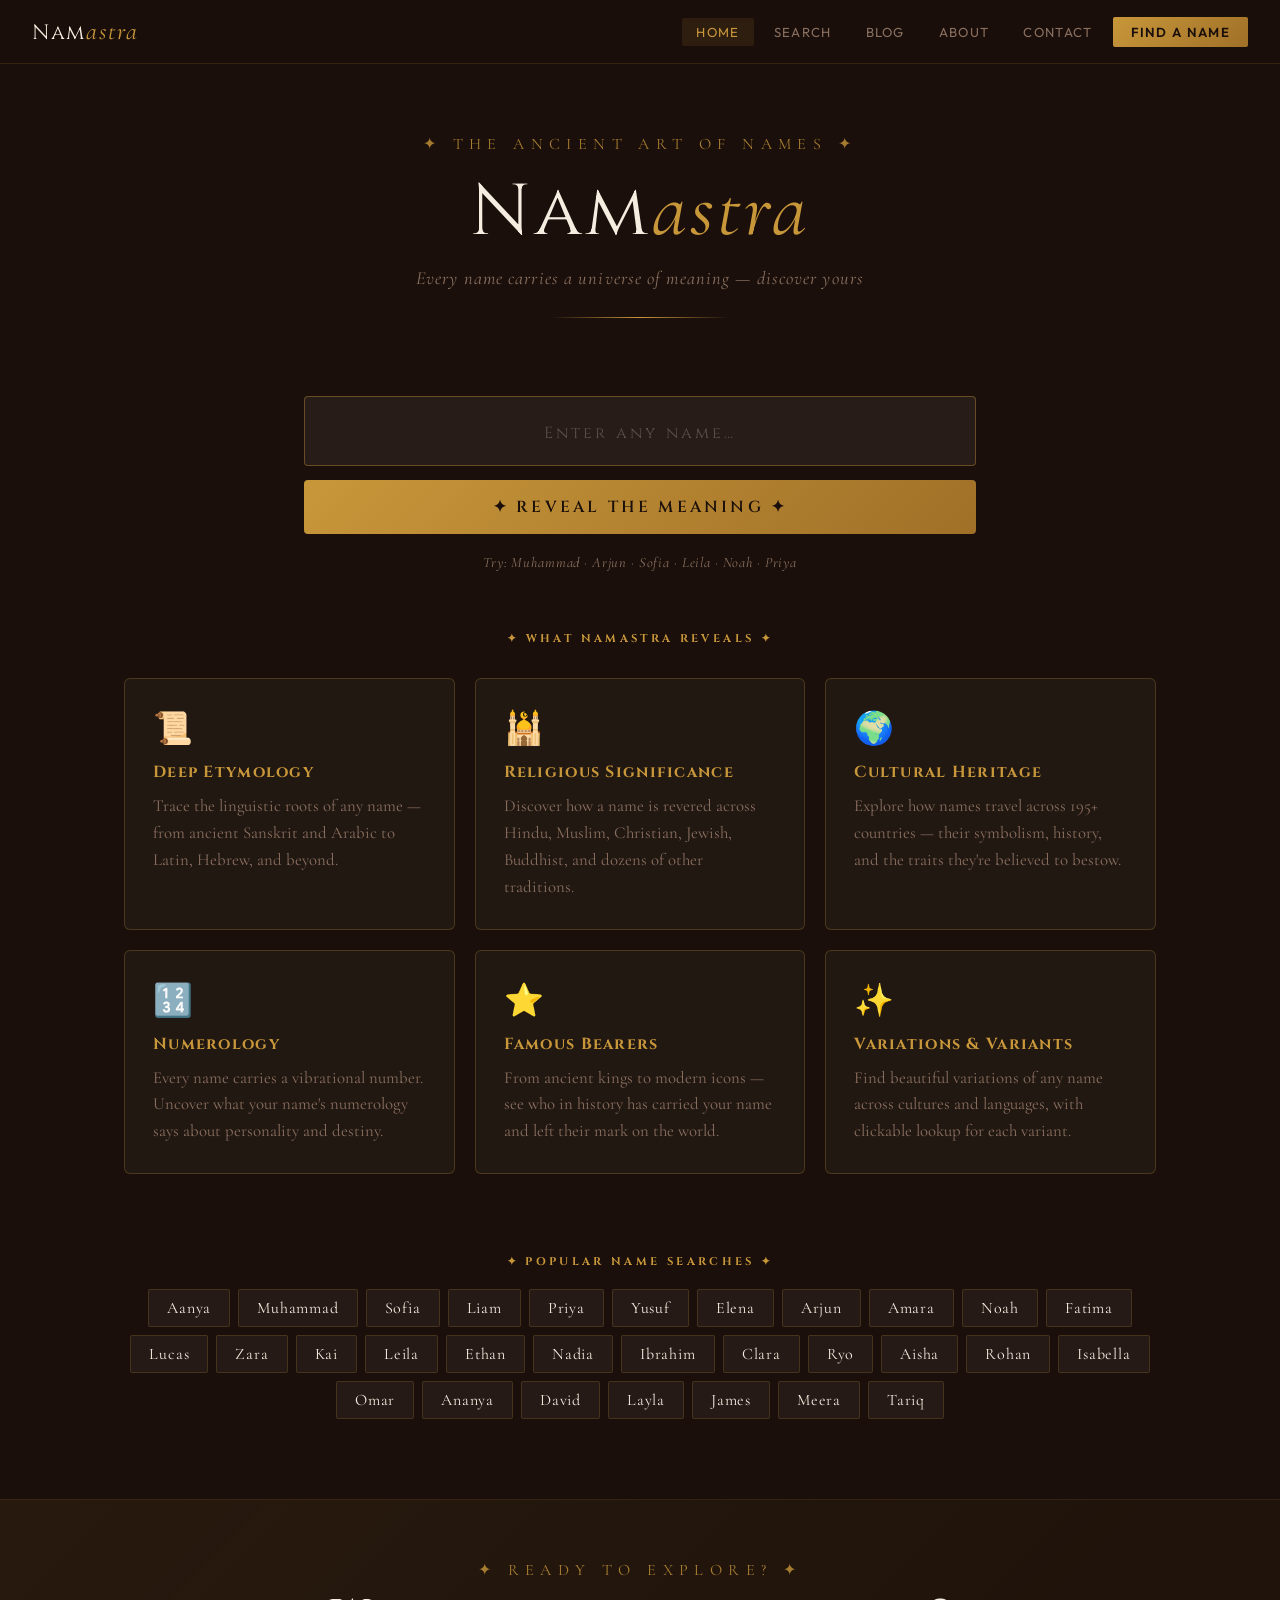
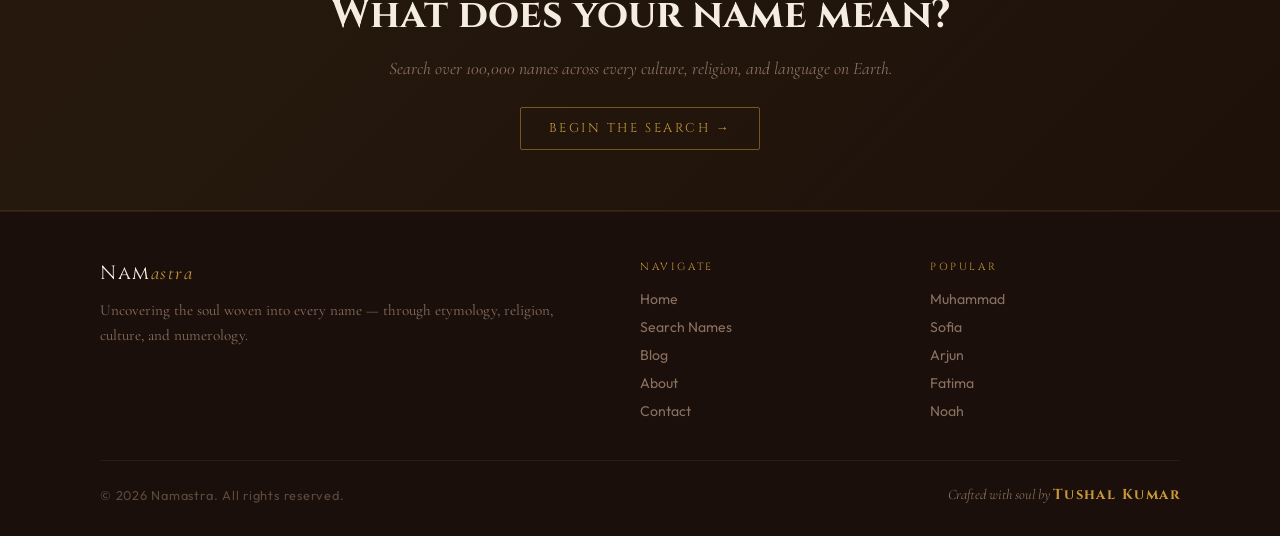
<file: index.html>
<!DOCTYPE html>
<html lang="en">
<head>
  <meta charset="UTF-8"/>
  <meta name="viewport" content="width=device-width,initial-scale=1.0"/>
  <title>Namastra — Discover the Meaning Behind Every Name</title>
  <meta name="google-site-verification" content="jV9jdmjT1_jxfHh7oQR0zS5FfkP6NbEpsLgKYJ2SiR8" />
  <!-- SEO Meta -->
  <meta name="description" content="Namastra reveals the deep meaning, origin, religion, and cultural significance of any name. Search baby names, learn etymology, numerology, and history — for free."/>
  <meta name="keywords" content="namastra, ​ai name meaning search engine, ai search names, ai name meaning generator, ai name search free, ai name meanings, bai name meaning, bai name meaning in chinese, bai name origin, bai names, dai name meaning in english, dai name meaning, dai name meaning japanese, dai name meaning chinese, dai name origins, fai name meaning, fai name origin, fai name meaning chinese, gai name meaning, gai name meaning japanese, gai name origin, gai name, hai name meaning, hai name in english, hai name meaning japanese, hai name meaning chinese, is ai a name, search a name meaning, japanese name meaning searcher, search engine name generator, kai name meaning and origin, kai name meaning sea, kai name meaning spanish, kai name meaning japanese, lai name meaning and origin, lai name meaning, lai name meaning japanese, lai name origin, mai name meaning in english, mai name meaning and origin, mai name meaning spanish, mai name spelling, mai name meanings, nai name meaning in english, nai name meaning, nai name meaning japanese, nai name origin, ai name origins, ai name personality, what does ai mean in a name, rai name mean, rai name meaning pronunciation, rai name meaning spanish, rai name meaning japanese, sai name meanings, sai name meaning india, sai name origin, sai name meaning japanese, thai name search, thai name meaning sea, thai name meaning in english, thailand name search, thai name meanings, username ai search, unique ai name generator, use ai to find a name, name ai meaning, ai name meaning vietnamese, zai name meaning in japanese, zai name meaning in chinese, zai name meaning in islam, arabic names with meaning, girl names, names, boy names, baby boy names, name finder, male names, unique names, biblical names, jewish namessurname meaning search, islamic names, muslim surnames, islamic female names, beautiful islamic names, islamic names and meaning, unique islamic names, islamic male names, islamic women names, arabic names and meaningsbiblical names and meanings, hebrew names and meaning, female muslim names, list of names in the bible from a to z, jewish male names, arabic male names, name meanings and origins, female biblical names, islamic name, female bible names, male biblical names, irish last names, american names, arabic female names, hebrew female names, nonbinary namesname and meaning, famous names, meaning of any name, an name meaning, popular name search, surname meaning, surname origin, bible names, muslim namesname etymology, names and their meaning, every name meaning, name history search, jewish name, name origin, any name, popular name, the meaning behind names, name significance, name meaning, name search, name meaning search, meaning of your name, define name, find names, name history, baby girl names, unique girl names, unique boy names, names and meanings, names associated with death, names associated with fire, names and numbers, names associated with the moon, names associated with water, names and last names, a boy names, a girl names, a baby girl names, a baby boy names, a last names, a baby names, a muslim boy names, a boy names unique, names boy, names beginning with a, names beginning with o, names beginning with s, names based on flowers, names beginning with y, names beginning with m, baby names, boy names unique, baby boy names hindu, baby girl names hindu, beautiful girl names, names containing these letters, cute girl names, cute boy names, chinese names, cute names, names database, names ending in on, names ending in ette, names ending in son, names ending in s, names ending in ie, names ending in er, names ending in y, names ending in el, names ending in o, english names, egyptian names, english last names, english girl names, english boy names, names for girls, names for boys, french names, french last names, f names for girls, names girl, names generator, names girl unique, names gender neutral, names guys, names girls like to be called, names god calls us in the bible, names god calls us, gender neutral names, girl names unique, greek names, german names, german last names, names hispanic, hindu baby boy names, hindu baby girl names, h names for girls, h names for boys, h names male, h names in the bible, how girl names, names in the bible, names in spanish, names in the bible that start with j, names ideas, names in the bible that start with a, names in the bible that start with x, names in greek mythology, i girl names, i boy names, i last names, i baby girl names, i baby names, i male names, i muslim boy names, i baby boy names, i girl names unique, names jesus was called in the bible, names jesus was called, names japanese female, names japanese boy, japanese names, japanese girl names, japanese last names, japanese boy names, japanese male names, japanese female names, jewish names, jewish last names, j boy names, names korean, names korean girl, korean girl names, korean names', korean boy names', korean last names, korean male names, korean female names, krishna names, names list, names like charlotte, names like ophelia, names like lucy, names like, names like penelope, names like oliver, names like eloise, last names, last names japanese, l names for girls, l names for boys, last names italian, last names french, last names russian, la names for boy, last names korean, names meaning light, names meaning moon, names meaning fire, names meaning sun, names meaning star, names meaning death, names meaning dark, names meaning love, names meaning red, names meaning, muslim boy names, muslim boy names a to z, modern muslim girl names a to z, muslim girl names, modern muslim boy names a to z, mexican last names, neutral gender names, n names for girls, n names for boys, names girl names, names boy names, n names in the bible, names baby names, names of god, names of jesus, names of god in the bible, names of god and their meaning, names of allah, old lady names, old man names, old english names, o names for boys, o names for girls, of girls names, o names in the bible, names popular in the 1920s, names popular in the 80s, names popular in the 60s, names pronunciation, names popular in the 1800s, names popular in the 1940s, names popular in the 70s, names popularity, pretty girl names, popular girl names, names with a, quranic names for girls, queen names, quran islamic names for girls, quranic girl names starting with m, quranic names, quranic names for boy, q boy names, names related to fire, names related to the moon, names related to water, names related to the sun, names related to stars, names related to the ocean, names related to death, names related to space, russian names, russian last names, russian girl names, russian boy names, rare girl names, roman names, rare boy names, russian male names, names starting with a, names starting with m, names similar to, names starting with s, names starting with u, names starting with j, names starting with r, names starting with c, names starting with d, names starting with v, spanish names, saja boys names, spanish girl names, spanish last names, spanish boy names, scottish names, names that start with a, names that start with m, names that start with c, names that start with j, names that start with s, names that mean light, names that start with b, names that start with d, names that mean moon, the 99 names of allah, t names for boys, t names for girls, the boys names, the last names, names unique, names unisex, names unique boy, names unique girl, names uncommon, names used for boys and girls, names unique unisex, names used for god in the bible, unisex names, unique names, unique baby names, unique baby girl names, unique girl names indian, unique last names, usa female names, names victorian, names very unique, very rare unique boy names, vintage girl names, vintage boy names, names with meaning, names with j for boy, names with i for boy, names with j, names with s for boy, names with m, names with j for girl, names with s for girl, names with l for boy, what are cute girl names, what are girl names, w names for boys, w names for girls, x girl names, names you can say in spanish and english, names z girl, names z boy, z girl names, z boy names, names 1800s, names 1920s, names 1980s, names 1950s, names 1990s, names 1970s, names 1900s, names 1960s, 100 beautiful rare girl names, 108 names of lord shiva, names 2026, names 2025, names 2000, names 2026 boys, names 2010, names 2020, names 2004, 28 names of radha rani, 2026 baby names, 2025 baby names, 2025 boy names, names 3 letters girl, 32 names of durga, 3 letter names, 3 letter girl names, 3 letter boy names, names 4 letters, names 4 boys, 50 unique boy names, 50 unique boy names with meaning, 50 unique boy names hindu, 500 muslim baby girl names, names 60s, names 6 letters, 60s names girl, 60s names male, 64 names of bhairava, 64 yogini names, 6 letter boy names, 6 letter girl names, 60s names, 60s girl names, 64 bhairava names, 6 letter names, names 70s, names 7 letters, names for boy hindu, 72 names of god angels and their duties, 72 names of god angels, names 80s, names 8 letters, names 80s girls, 8 names of shiva, 8 names of tulsi, 80s names boy, 80s names, 80s girl names, 80s boy names, 80s last names, 8 lakshmi names, 8 letter names, names 90s, names 90s girls, 99 names of allah with meaning, 99 names of allah in english, 9 days of navratri devi names, 99 names of muhammad, 99 names of allah with meaning in english, 99 names of allah with meaning and benefits, maiden name meaning, spouse name meaning, spouse name meaning in hindi, mother maiden name meaning, zohan name meaning in urdu, mirha name meaning in urdu, zaviyar name meaning in urdu, maiden name meaning in hindi, aizal name meaning in urdu, last name meaning, name meaning ann, name meaning angel, name meaning alexander, name meaning andrew, name meaning amelia, name meaning abigail, name meaning ava, name meaning asher, name meaning avery, name meaning anthony, anaya name meaning, azlan name meaning in urdu, anaya name meaning in urdu, ayra name meaning, arham name meaning in urdu, anabia name meaning in urdu, ayzal name meaning in urdu, ayra name meaning in urdu, aira name meaning, name meaning beautiful, name meaning blessing, name meaning blue, name meaning benjamin, name meaning blood, name meaning brave, name meaning black, name meaning bear, name meaning beloved, name meaning bright, brielle name meaning, benjamin name meaning, balaj name meaning in urdu, bareera name meaning in urdu, burhan name meaning in urdu, brian name meaning, beatrice name meaning, bella name meaning, bilal name meaning in urdu, name meaning chaos, name meaning charles, name meaning charlotte, name meaning christopher, name meaning caleb, name meaning change, name meaning cold, name meaning calm, name meaning claire, name meaning chloe, celeste name meaning, charlotte name meaning, chloe name meaning, caleb name meaning, cyrus name meaning, christopher name meaning, charles name meaning, claire name meaning, callum name meaning, cameron name meaning, name meaning darkness, name meaning death, name meaning dragon, name meaning daniel, name meaning david, name meaning dream, name meaning dawn, name meaning dean, name meaning donald, daniel name meaning, david name meaning, delilah name meaning, dylan name meaning, diana name meaning, daphne name meaning, daniyal name meaning in urdu, dante name meaning, damian name meaning, name meaning elizabeth, name meaning emily, name meaning elijah, name meaning emma, name meaning ellie, name meaning earth, name meaning evelyn, name meaning ethan, name meaning eleanor, name meaning ezra, eliana name meaning, ezra name meaning, elias name meaning, elizabeth name meaning, elijah name meaning, ethan name meaning, eshal name meaning in urdu, evelyn name meaning, elora name meaning, name meaning fire, name meaning freedom, name meaning friend, name meaning fox, name meaning flower, name meaning faith, name meaning first, name meaning forest, name meaning forgotten, name meaning fighter, first name meaning, fatima name meaning in urdu, family name meaning, felix name meaning, freya name meaning, faizan name meaning in urdu, fatima name meaning, finn name meaning, fiza name meaning in urdu, fiona name meaning, name meaning gift from god, name meaning gift, name meaning grace, name meaning gold, name meaning green, name meaning guardian, name meaning gabriel, name meaning golden, name meaning ghost, given name meaning, grace name meaning, gabriel name meaning, genevieve name meaning, george name meaning, gianna name meaning, gideon name meaning, gavin name meaning, name meaning hope, name meaning henry, name meaning healer, name meaning heart, name meaning hunter, name meaning hannah, name meaning happy, name meaning hidden, name meaning healing, name meaning heavenly, hoorain name meaning in urdu, hamdan name meaning in urdu, huzaifa name meaning in urdu, hamza name meaning in urdu, hallowed be thy name meaning, hafsa name meaning in urdu, hannah name meaning, hunain name meaning in urdu, henry name meaning, hania name meaning in urdu, name meaning innocent, name meaning ice, name meaning isaac, name meaning in hebrew, name meaning isabella, name meaning isaiah, name meaning isla, name meaning in bible, name meaning intelligent, name meaning iris, irha name meaning in urdu, ira name meaning, iris name meaning, inaya name meaning, isaac name meaning, isabella name meaning, isaiah name meaning, ivan name meaning, inaya name meaning in urdu, ivaan name meaning, name meaning james, name meaning john, name meaning joseph, name meaning joy, name meaning jessica, name meaning jack, name meaning joshua, name meaning jane, name meaning jacob, name meaning jennifer, john name meaning, james name meaning, joshua name meaning, jasmine name meaning, joseph name meaning, jack name meaning, jessica name meaning, jacob name meaning, josiah name meaning, jasper name meaning, name meaning king, name meaning kind, name meaning knowledge, name meaning kevin, name meaning kai, name meaning kelly, name meaning kyle, name meaning katherine, name meaning kimberly, name meaning karen, kai name meaning, kian name meaning, khadija name meaning in urdu, krishiv name meaning, keziah name meaning, kaia name meaning, kevin name meaning, kiara name meaning, koa name meaning, kieran name meaning, name meaning light, name meaning love, name meaning life, name meaning lost, name meaning lucas, name meaning levi, name meaning leader, name meaning lightning, name meaning lucky, name meaning liam, liam name meaning, levi name meaning, lilith name meaning, leo name meaning, lyra name meaning, laiba name meaning in urdu, luna name meaning, lily name meaning, lucy name meaning, name meaning moon, name meaning mary, name meaning michael, name meaning miracle, name meaning matthew, name meaning magic, name meaning michelle, name meaning mia, name meaning mystery, name meaning melissa, maeve name meaning, michael name meaning, mia name meaning, meerab name meaning in urdu, maiden name meaning in bengali, minha name meaning in urdu, name meaning new beginning, name meaning night, name meaning noah, name meaning nicole, name meaning nora, name meaning naomi, name meaning nature, name meaning nathan, name meaning noble, name meaning nicholas, noah name meaning, nova name meaning, nisha name meaning in urdu, naomi name meaning, nora name meaning, nicole name meaning, nicholas name meaning, neha name meaning, nolan name meaning, natalie name meaning, name meaning ocean, name meaning olivia, name meaning oliver, name meaning of mary, name meaning of james, name meaning owen, name meaning of elizabeth, name meaning of michael, name meaning of john, name meaning of samuel, orhan name meaning in urdu, ophelia name meaning, olivia name meaning, oliver name meaning, orion name meaning, owen name meaning, oscar name meaning, odette name meaning, orhan name meaning, otto name meaning, name meaning protector, name meaning peace, name meaning prince, name meaning power, name meaning pure, name meaning princess, name meaning purple, name meaning paul, name meaning penelope, name meaning pearl, phoebe name meaning, penelope name meaning, peter name meaning, prisha name meaning, paul name meaning, patrick name meaning, priya name meaning, name meaning queen, name meaning quinn, name meaning quiet, name meaning quick, name meaning quincy, name meaning quiet strength, name meaning quiet one, name meaning quentin, quinn name meaning, qasim name meaning in urdu, qurat ul ain name meaning in urdu, quincy name meaning, qais name meaning, qais name meaning in urdu, quentin name meaning, qasim name meaning, qaswa name meaning in urdu, qirat name meaning in urdu, name meaning red, name meaning rose, name meaning rebirth, name meaning reborn, name meaning robert, name meaning ryan, name meaning rainbow, name meaning rowan, name meaning resilience, name meaning ruth, rowan name meaning, ryan name meaning, rohan name meaning in urdu, riya name meaning, robert name meaning, ruth name meaning, rachel name meaning, rohan name meaning, name meaning search, name meaning star, name meaning sun, name meaning strong, name meaning shadow, name meaning strength, name meaning samuel, name meaning snow, name meaning storm, name meaning silver, silas name meaning, sarah name meaning, spouse name meaning in marathi, shahzain name meaning in urdu, sienna name meaning, salar name meaning in urdu, samuel name meaning, shiloh name meaning, name meaning thomas, name meaning truth, name meaning time, name meaning theodore, name meaning timothy, name meaning trickster, name meaning traveler, name meaning tiger, name meaning tyler, name meaning tree, the name meaning, the last name meaning, the name meaning in urdu, the first name meaning, the family name meaning, the name meaning of michael, the name meaning of david, the name meaning of james, the given name meaning, the name meaning of daniel, name meaning unknown, name meaning unlucky, name meaning unique, name meaning unity, name meaning unwanted, name meaning universe, name meaning uriah, name meaning unfortunate, name meaning unexpected gift, usman name meaning in urdu, umaima name meaning in urdu, uriel name meaning, uzair name meaning in urdu, umair name meaning in urdu, umme hani name meaning in urdu, umar name meaning in urdu, urwa name meaning in urdu, uzma name meaning in urdu, usama name meaning in urdu, name meaning violet, name meaning vincent, name meaning vivian, name meaning victoria, name meaning victory, name meaning valerie, name meaning vanessa, name meaning vera, name meaning veronica, name meaning void, vihaan name meaning, vera name meaning, valerie name meaning, vincent name meaning, victoria name meaning, vamika name meaning, vivian name meaning, veronica name meaning, violet name meaning, vanessa name meaning, name meaning website, name meaning warrior, name meaning water, name meaning wolf, name meaning william, name meaning white, name meaning wind, name meaning wise, name meaning wisdom, name meaning wanderer, what's in a name meaning, what is mothers maiden name meaning, what is maiden name meaning, what is last name meaning, what is spouse name meaning, what is the name meaning of anaya, what is name meaning in urdu, what is first name meaning, what is given name meaning, name meaning xavier, name meaning xander, name meaning ximena, name meaning xochitl, name meaning xanthe, name meaning xenia, name meaning xena, name meaning xiomara, name meaning xaden, xavier name meaning, xander name meaning, xena name meaning, ximena name meaning, xiomara name meaning, xenia name meaning, xanthe name meaning, xerxes name meaning, name meaning yellow, name meaning young, name meaning yvonne, name meaning youth, name meaning yin and yang, name meaning yearning, name meaning yolanda, name meaning yara, name meaning yvette, name meaning yael, yazdan name meaning in urdu, yusra name meaning in urdu, yara name meaning, yuri name meaning, yuki name meaning, yahya name meaning in urdu, yusra name meaning, yahya name meaning, yash name meaning, yumna name meaning in urdu, name meaning zachary, name meaning zoe, name meaning zara, name meaning zoey, name meaning zane, name meaning zion, name meaning zachariah, name meaning zach, name meaning zechariah, name meaning zelda, zimal name meaning in urdu, zayan name meaning in urdu, zoraiz name meaning in urdu, zainab name meaning in urdu, zara name meaning, zunaira name meaning in urdu, zayan name meaning, zunaisha name meaning in urdu, name meaning in hindi, names meaning zero, what japanese name means gift from god, name meaning of 7 11, name meaning 13, name meaning 100, name meaning 10, name meaning 11, name meaning 1st, names meaning 12, 1st applicant name meaning in hindi, 1st applicant name meaning, 1st applicant name meaning in tamil, name meaning 2nd chance, name meaning 2nd, name meaning 20, name meaning two, 2nd applicant name meaning, 2nd applicant name meaning in hindi, 2nd name meaning, name meaning 3rd son, name meaning 3rd, name meaning 3rd born, name meaning 3rd child, name means 3 stars, name meaning 4th, name meaning 4th child, name meaning for james, name meaning for, name meaning for michael, name meaning for grace, name meaning for elizabeth, name meaning for amelia, name meaning for william, 4 letter name meaning, name meaning 5th child, name meaning 5th, names meaning 50, name meaning five, japanese name meaning 5, 5 letter name meaning, name meaning 6th child, 6 letter name meaning, 67 name meaning, name meaning 7th child, name meaning 7th, name meaning seven reflections, name meaning seventh, name meaning seven seas, name meaning seventh son, latin name meaning 7th born, japanese name meaning 7, 7 11 name meaning, 7 letters in name meaning, 7 reflections name meaning, 8 letter name meaning, name meaning nine, name meaning ninth, allah name meaning 99, japanese name meaning 9, girl names meaning 9, 9 letter name meaning, 99 allah name meaning in urdu, ​ai name picker, ai name generator with meaning, ai baby name generator, astrology name meaning tool, find meaning of my name ai, numerology name calculator ai, ai nickname generator, name compatibility tool ai, ai name personality analyzer, unisex names generator ai

 "/>
  <meta name="author" content="Tushal kumar"/>
  <meta name="robots" content="index, follow"/>
  <link rel="canonical" href="https://namastra.netlify.app/"/>

  <!-- Open Graph -->
  <meta property="og:title" content="Namastra — Discover the Meaning Behind Every Name"/>
  <meta property="og:description" content="Search any name and instantly discover its meaning, cultural origin, religious significance, numerology, and famous bearers."/>
  <meta property="og:type" content="website"/>
  <meta property="og:url" content="https://namastra.netlify.app"/>
  <meta property="og:image" content="https://namastra.netlify.app/og-image.jpg"/>
<meta name="application-name" content="Namastra"/>
<meta property="og:site_name" content="Namastra"/>
  
  <link rel="icon" type="image/png" href="logo.png"/>
<link rel="apple-touch-icon" href="logo.png"/>
  <link rel="sitemap" type="application/xml" href="/sitemap.xml"/>
  <!-- Twitter Card -->
  <meta name="twitter:card" content="summary_large_image"/>
  <meta name="twitter:title" content="Namastra — Soul of Every Name"/>
  <meta name="twitter:description" content="Search any name and discover its deep meaning, origin, religion, numerology and more."/>

  <!-- Schema.org Structured Data -->
  <script type="application/ld+json">
  {
    "@context": "https://schema.org",
    "@type": "WebSite",
    "name": "Namastra",
    "url": "https://namastra.netlify.app",
    "description": "Discover the meaning, origin, and cultural significance of any name",
    "potentialAction": {
      "@type": "SearchAction",
      "target": "https://namastra.netlify.app/search?q={search_term_string}",
      "query-input": "required name=search_term_string"
    }
  }
  </script>

  <link rel="stylesheet" href="shared.css"/>
  <script src="https://pl29545079.effectivecpmnetwork.com/42/07/dd/4207dd9509468450718faeef6c23b1df.js"></script>

</head>
<body>

<div class="stars" id="stars"></div>

<!-- NAVBAR -->
<nav class="navbar" role="navigation" aria-label="Main navigation">
  <a href="index.html" class="nav-brand">Nam<span>astra</span></a>
  <div class="nav-links">
    <a href="index.html"   class="nav-link">Home</a>
    <a href="search.html"  class="nav-link">Search</a>
    <a href="blog.html"    class="nav-link">Blog</a>
    <a href="about.html"   class="nav-link">About</a>
    <a href="contact.html" class="nav-link">Contact</a>
    <a href="search.html"  class="nav-link nav-cta">Find a Name</a>
  </div>
  <button class="hamburger" onclick="toggleMenu()" aria-label="Toggle menu">
    <span></span><span></span><span></span>
  </button>
</nav>
<div class="mobile-menu" id="mobileMenu">
  <a href="index.html"   class="nav-link">Home</a>
  <a href="search.html"  class="nav-link">Search</a>
  <a href="blog.html"    class="nav-link">Blog</a>
  <a href="about.html"   class="nav-link">About</a>
  <a href="contact.html" class="nav-link">Contact</a>
</div>

<!-- HERO -->
<header class="page-hero">
  <div class="page-eyebrow">✦ The Ancient Art of Names ✦</div>
  <h1 class="page-title">Nam<span>astra</span></h1>
  <p class="page-subtitle">Every name carries a universe of meaning — discover yours</p>
  <div class="divider"></div>
</header>

<!-- QUICK SEARCH -->
<section class="container-sm" aria-label="Name search" style="padding-bottom:60px">
  <div class="search-box">
    <input class="name-input" type="text" id="nameInput" placeholder="Enter any name…" autocomplete="off" aria-label="Enter a name to search"/>
    <button class="btn-primary" id="searchBtn" onclick="goSearch()">✦ REVEAL THE MEANING ✦</button>
  </div>
  <div style="text-align:center;margin-top:20px">
    <p style="font-family:'Cormorant Garamond',serif;font-style:italic;color:var(--muted);font-size:0.9rem;letter-spacing:0.06em">Try: Muhammad · Arjun · Sofia · Leila · Noah · Priya</p>
  </div>
</section>

<!-- FEATURES -->
<section class="container" style="padding-bottom:80px" aria-labelledby="features-heading">
  <h2 id="features-heading" class="section-title">✦ What Namastra Reveals ✦</h2>
  <div class="cards-grid">
    <article class="card">
      <div class="card-icon">📜</div>
      <h3 class="card-title">Deep Etymology</h3>
      <p class="card-text">Trace the linguistic roots of any name — from ancient Sanskrit and Arabic to Latin, Hebrew, and beyond.</p>
    </article>
    <article class="card">
      <div class="card-icon">🕌</div>
      <h3 class="card-title">Religious Significance</h3>
      <p class="card-text">Discover how a name is revered across Hindu, Muslim, Christian, Jewish, Buddhist, and dozens of other traditions.</p>
    </article>
    <article class="card">
      <div class="card-icon">🌍</div>
      <h3 class="card-title">Cultural Heritage</h3>
      <p class="card-text">Explore how names travel across 195+ countries — their symbolism, history, and the traits they're believed to bestow.</p>
    </article>
    <article class="card">
      <div class="card-icon">🔢</div>
      <h3 class="card-title">Numerology</h3>
      <p class="card-text">Every name carries a vibrational number. Uncover what your name's numerology says about personality and destiny.</p>
    </article>
    <article class="card">
      <div class="card-icon">⭐</div>
      <h3 class="card-title">Famous Bearers</h3>
      <p class="card-text">From ancient kings to modern icons — see who in history has carried your name and left their mark on the world.</p>
    </article>
    <article class="card">
      <div class="card-icon">✨</div>
      <h3 class="card-title">Variations & Variants</h3>
      <p class="card-text">Find beautiful variations of any name across cultures and languages, with clickable lookup for each variant.</p>
    </article>
  </div>
</section>

<!-- POPULAR NAMES -->
<section class="container" style="padding-bottom:80px" aria-labelledby="popular-heading">
  <h2 id="popular-heading" class="section-title">✦ Popular Name Searches ✦</h2>
  <div class="popular-grid" id="popularGrid"></div>
</section>

<!-- CTA BANNER -->
<section style="position:relative;z-index:10;padding:60px 24px;text-align:center;background:linear-gradient(135deg,rgba(200,151,58,0.08),rgba(200,151,58,0.02));border-top:1px solid rgba(200,151,58,0.12);border-bottom:1px solid rgba(200,151,58,0.12)">
  <p class="page-eyebrow" style="margin-bottom:8px">✦ Ready to explore? ✦</p>
  <h2 style="font-family:'Cinzel',serif;font-size:clamp(1.5rem,4vw,2.5rem);color:var(--parchment);margin-bottom:16px">What does your name mean?</h2>
  <p style="font-family:'Cormorant Garamond',serif;font-style:italic;color:var(--muted);margin-bottom:28px;font-size:1.1rem">Search over 100,000 names across every culture, religion, and language on Earth.</p>
  <a href="search.html" class="btn-outline">Begin the Search →</a>
</section>

  <script>
  atOptions = {
    'key' : 'a9da10bd8b8760333ee5fdde0bd97882',
    'format' : 'iframe',
    'height' : 90,
    'width' : 728,
    'params' : {}
  };
</script>
<script src="https://www.highperformanceformat.com/a9da10bd8b8760333ee5fdde0bd97882/invoke.js"></script>

<!-- FOOTER -->
<footer>
  <div class="footer-grid">
    <div>
      <div class="footer-brand">Nam<span>astra</span></div>
      <p class="footer-desc">Uncovering the soul woven into every name — through etymology, religion, culture, and numerology.</p>
    </div>
    <div>
      <div class="footer-heading">Navigate</div>
      <ul class="footer-links">
        <li><a href="index.html">Home</a></li>
        <li><a href="search.html">Search Names</a></li>
        <li><a href="blog.html">Blog</a></li>
        <li><a href="about.html">About</a></li>
        <li><a href="contact.html">Contact</a></li>
      </ul>
    </div>
    <div>
      <div class="footer-heading">Popular</div>
      <ul class="footer-links">
        <li><a href="search.html?q=Muhammad">Muhammad</a></li>
        <li><a href="search.html?q=Sofia">Sofia</a></li>
        <li><a href="search.html?q=Arjun">Arjun</a></li>
        <li><a href="search.html?q=Fatima">Fatima</a></li>
        <li><a href="search.html?q=Noah">Noah</a></li>
      </ul>
    </div>
  </div>
  <div class="footer-bottom">
    <div class="footer-copy">© 2026 Namastra. All rights reserved.</div>
    <div class="footer-made">Crafted with soul by <strong>Tushal Kumar</strong></div>
  </div>
</footer>

<script src="shared.js"></script>
<script>
  function toggleMenu() {
    document.getElementById('mobileMenu').classList.toggle('open');
  }
  function goSearch() {
    const q = document.getElementById('nameInput').value.trim();
    if (q) location.href = 'search.html?q=' + encodeURIComponent(q);
  }
  document.getElementById('nameInput').addEventListener('keydown', e => {
    if (e.key === 'Enter') goSearch();
  });

  const popular = ['Aanya','Muhammad','Sofia','Liam','Priya','Yusuf','Elena','Arjun','Amara','Noah','Fatima','Lucas','Zara','Kai','Leila','Ethan','Nadia','Ibrahim','Clara','Ryo','Aisha','Rohan','Isabella','Omar','Ananya','David','Layla','James','Meera','Tariq'];
  popular.forEach(n => {
    const c = document.createElement('div');
    c.className = 'popular-chip';
    c.textContent = n;
    c.onclick = () => location.href = 'search.html?q=' + encodeURIComponent(n);
    document.getElementById('popularGrid').appendChild(c);
  });
</script>
  <script src="https://pl29549170.effectivecpmnetwork.com/a1/81/aa/a181aa6a5c4f9a876cf233f749af694b.js"></script>

</body>
</html>
</file>
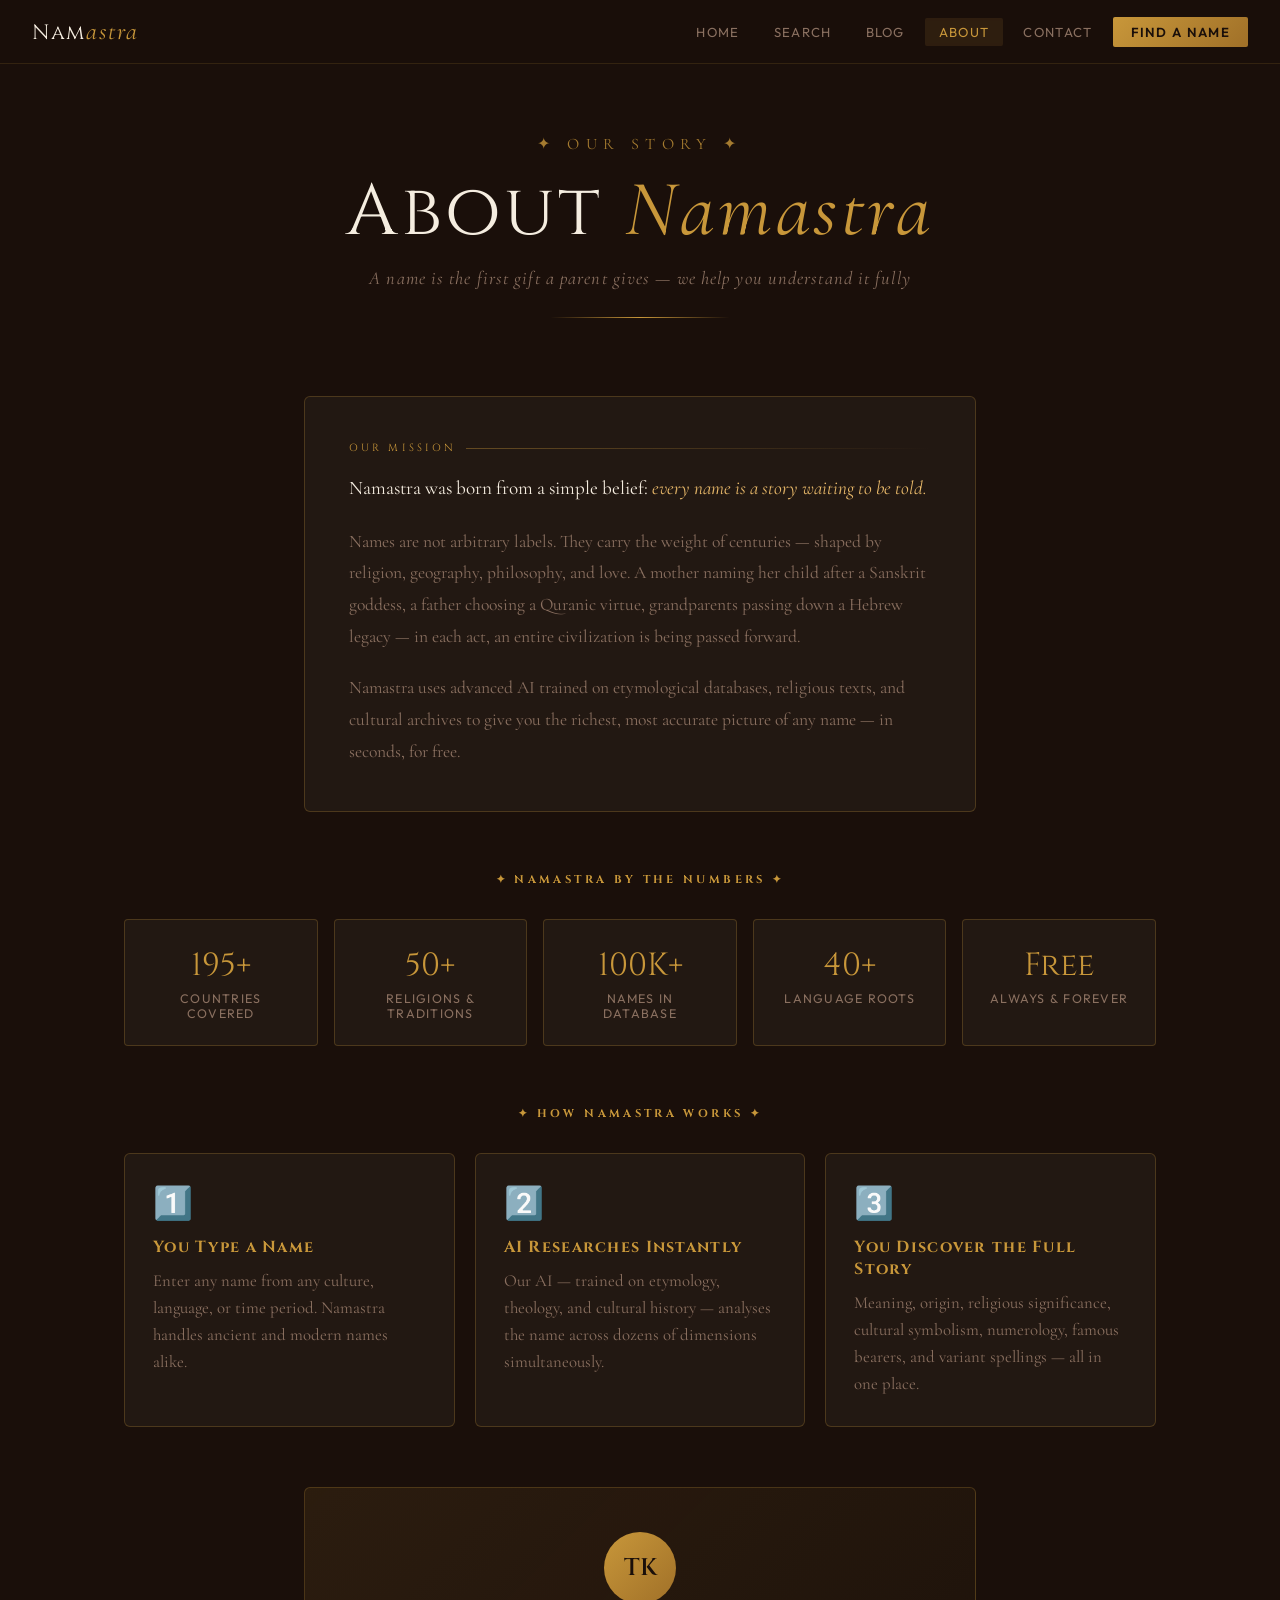
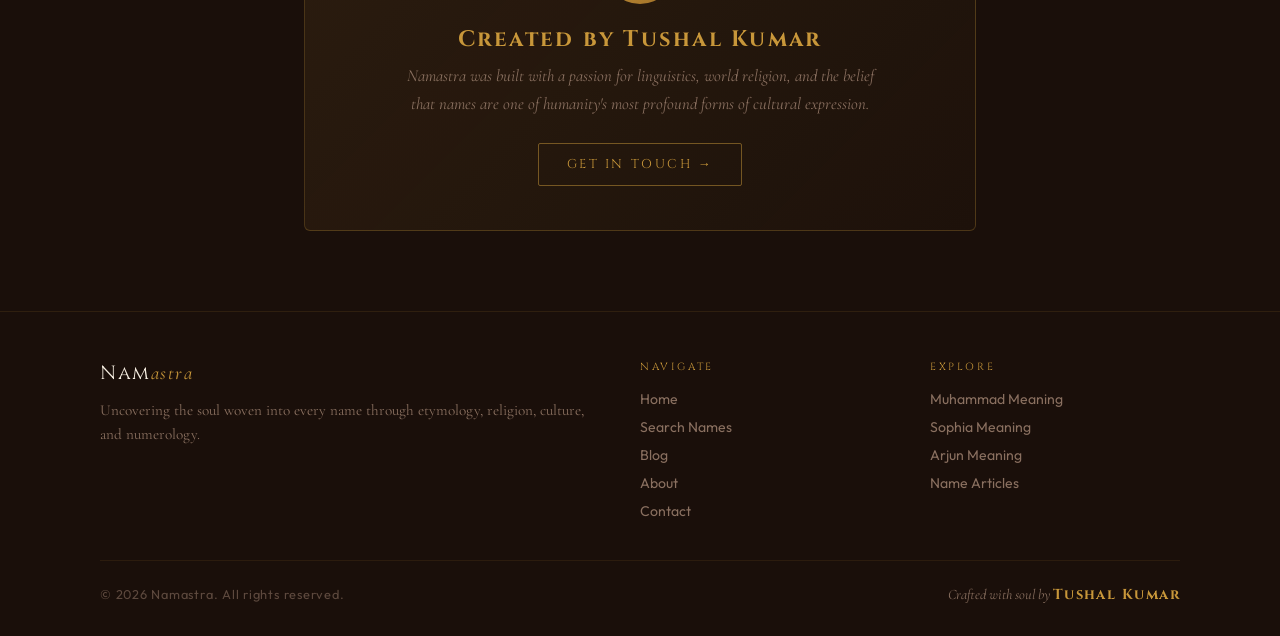
<file: about.html>
<!DOCTYPE html>
<html lang="en">
<head>
  <meta charset="UTF-8"/>
  <meta name="viewport" content="width=device-width,initial-scale=1.0"/>
  <title>About Namastra — The Story Behind the Name</title>

  <!-- SEO -->
  <meta name="description" content="Learn about Namastra — the AI-powered name meaning platform that covers etymology, religion, culture, and numerology for over 100,000 names worldwide."/>
  <meta name="keywords" content="about namastra, name meaning website, name etymology platform, AI name search, who made namastra"/>
  <meta name="robots" content="index, follow"/>
  <link rel="canonical" href="https://namastra.netlify.app/about.html"/>
  <link rel="icon" type="image/png" href="logo.png"/>
<link rel="apple-touch-icon" href="logo.png"/>
  <meta property="og:title" content="About Namastra"/>
  <meta property="og:description" content="The story behind Namastra — an AI-powered platform for discovering the meaning of any name across 195+ countries and 50+ religions."/>
<meta name="application-name" content="Namastra"/>
<meta property="og:site_name" content="Namastra"/>
  
  <script type="application/ld+json">
  {
    "@context": "https://schema.org",
    "@type": "AboutPage",
    "name": "About Namastra",
    "url": "https://namastra.netlify.app/about.html",
    "description": "About Namastra — the AI-powered name meaning and etymology platform"
  }
  </script>

  <link rel="stylesheet" href="shared.css"/>
  <script src="https://pl29545079.effectivecpmnetwork.com/42/07/dd/4207dd9509468450718faeef6c23b1df.js"></script>

</head>
<body>

<div class="stars" id="stars"></div>

<nav class="navbar" role="navigation" aria-label="Main navigation">
  <a href="index.html" class="nav-brand">Nam<span>astra</span></a>
  <div class="nav-links">
    <a href="index.html"   class="nav-link">Home</a>
    <a href="search.html"  class="nav-link">Search</a>
    <a href="blog.html"    class="nav-link">Blog</a>
    <a href="about.html"   class="nav-link">About</a>
    <a href="contact.html" class="nav-link">Contact</a>
    <a href="search.html"  class="nav-link nav-cta">Find a Name</a>
  </div>
  <button class="hamburger" onclick="document.getElementById('mobileMenu').classList.toggle('open')" aria-label="Toggle menu">
    <span></span><span></span><span></span>
  </button>
</nav>
<div class="mobile-menu" id="mobileMenu">
  <a href="index.html"   class="nav-link">Home</a>
  <a href="search.html"  class="nav-link">Search</a>
  <a href="blog.html"    class="nav-link">Blog</a>
  <a href="about.html"   class="nav-link">About</a>
  <a href="contact.html" class="nav-link">Contact</a>
</div>

<header class="page-hero">
  <div class="page-eyebrow">✦ Our Story ✦</div>
  <h1 class="page-title">About <span>Namastra</span></h1>
  <p class="page-subtitle">A name is the first gift a parent gives — we help you understand it fully</p>
  <div class="divider"></div>
</header>

<!-- MISSION -->
<section class="container-sm" style="padding-bottom:60px">
  <div style="background:var(--card-bg);border:1px solid var(--card-border);border-radius:6px;padding:44px">
    <div class="info-label" style="margin-bottom:16px">Our Mission</div>
    <p style="font-family:'Cormorant Garamond',serif;font-size:1.2rem;line-height:1.8;color:var(--parchment);margin-bottom:20px">
      Namastra was born from a simple belief: <em style="color:var(--gold-light)">every name is a story waiting to be told.</em>
    </p>
    <p style="font-family:'Cormorant Garamond',serif;font-size:1.1rem;line-height:1.8;color:var(--muted);margin-bottom:20px">
      Names are not arbitrary labels. They carry the weight of centuries — shaped by religion, geography, philosophy, and love. A mother naming her child after a Sanskrit goddess, a father choosing a Quranic virtue, grandparents passing down a Hebrew legacy — in each act, an entire civilization is being passed forward.
    </p>
    <p style="font-family:'Cormorant Garamond',serif;font-size:1.1rem;line-height:1.8;color:var(--muted)">
      Namastra uses advanced AI trained on etymological databases, religious texts, and cultural archives to give you the richest, most accurate picture of any name — in seconds, for free.
    </p>
  </div>
</section>

<!-- STATS -->
<section class="container" style="padding-bottom:60px" aria-label="Platform statistics">
  <h2 class="section-title">✦ Namastra by the Numbers ✦</h2>
  <div class="stats-row">
    <div class="stat-box">
      <div class="stat-num">195+</div>
      <div class="stat-label">Countries Covered</div>
    </div>
    <div class="stat-box">
      <div class="stat-num">50+</div>
      <div class="stat-label">Religions & Traditions</div>
    </div>
    <div class="stat-box">
      <div class="stat-num">100K+</div>
      <div class="stat-label">Names in Database</div>
    </div>
    <div class="stat-box">
      <div class="stat-num">40+</div>
      <div class="stat-label">Language Roots</div>
    </div>
    <div class="stat-box">
      <div class="stat-num">Free</div>
      <div class="stat-label">Always & Forever</div>
    </div>
  </div>
</section>

<!-- HOW IT WORKS -->
<section class="container" style="padding-bottom:60px" aria-labelledby="how-heading">
  <h2 id="how-heading" class="section-title">✦ How Namastra Works ✦</h2>
  <div class="cards-grid">
    <div class="card">
      <div class="card-icon">1️⃣</div>
      <h3 class="card-title">You Type a Name</h3>
      <p class="card-text">Enter any name from any culture, language, or time period. Namastra handles ancient and modern names alike.</p>
    </div>
    <div class="card">
      <div class="card-icon">2️⃣</div>
      <h3 class="card-title">AI Researches Instantly</h3>
      <p class="card-text">Our AI — trained on etymology, theology, and cultural history — analyses the name across dozens of dimensions simultaneously.</p>
    </div>
    <div class="card">
      <div class="card-icon">3️⃣</div>
      <h3 class="card-title">You Discover the Full Story</h3>
      <p class="card-text">Meaning, origin, religious significance, cultural symbolism, numerology, famous bearers, and variant spellings — all in one place.</p>
    </div>
  </div>
</section>

<!-- CREATOR -->
<section class="container-sm" style="padding-bottom:80px">
  <div style="background:linear-gradient(135deg,rgba(200,151,58,0.1),rgba(200,151,58,0.02));border:1px solid rgba(200,151,58,0.25);border-radius:6px;padding:44px;text-align:center">
    <div style="width:72px;height:72px;border-radius:50%;background:linear-gradient(135deg,var(--gold),#a07028);margin:0 auto 20px;display:flex;align-items:center;justify-content:center;font-family:'Cinzel',serif;font-size:1.5rem;color:var(--ink);font-weight:600">TK</div>
    <h2 style="font-family:'Cinzel',serif;font-size:1.4rem;color:var(--gold);letter-spacing:0.1em;margin-bottom:8px">Created by Tushal Kumar</h2>
    <p style="font-family:'Cormorant Garamond',serif;font-style:italic;color:var(--muted);font-size:1.05rem;line-height:1.7;max-width:480px;margin:0 auto 24px">
      Namastra was built with a passion for linguistics, world religion, and the belief that names are one of humanity's most profound forms of cultural expression.
    </p>
    <a href="contact.html" class="btn-outline">Get in Touch →</a>
  </div>
</section>

<footer>
  <div class="footer-grid">
    <div>
      <div class="footer-brand">Nam<span>astra</span></div>
      <p class="footer-desc">Uncovering the soul woven into every name through etymology, religion, culture, and numerology.</p>
    </div>
    <div>
      <div class="footer-heading">Navigate</div>
      <ul class="footer-links">
        <li><a href="index.html">Home</a></li>
        <li><a href="search.html">Search Names</a></li>
        <li><a href="blog.html">Blog</a></li>
        <li><a href="about.html">About</a></li>
        <li><a href="contact.html">Contact</a></li>
      </ul>
    </div>
    <div>
      <div class="footer-heading">Explore</div>
      <ul class="footer-links">
        <li><a href="search.html?q=Muhammad">Muhammad Meaning</a></li>
        <li><a href="search.html?q=Sophia">Sophia Meaning</a></li>
        <li><a href="search.html?q=Arjun">Arjun Meaning</a></li>
        <li><a href="blog.html">Name Articles</a></li>
      </ul>
    </div>
  </div>
  <div class="footer-bottom">
    <div class="footer-copy">© 2026 Namastra. All rights reserved.</div>
    <div class="footer-made">Crafted with soul by <strong>Tushal Kumar</strong></div>
  </div>
</footer>

<script src="shared.js"></script>
  <script src="https://pl29549170.effectivecpmnetwork.com/a1/81/aa/a181aa6a5c4f9a876cf233f749af694b.js"></script>

</body>
</html>
</file>
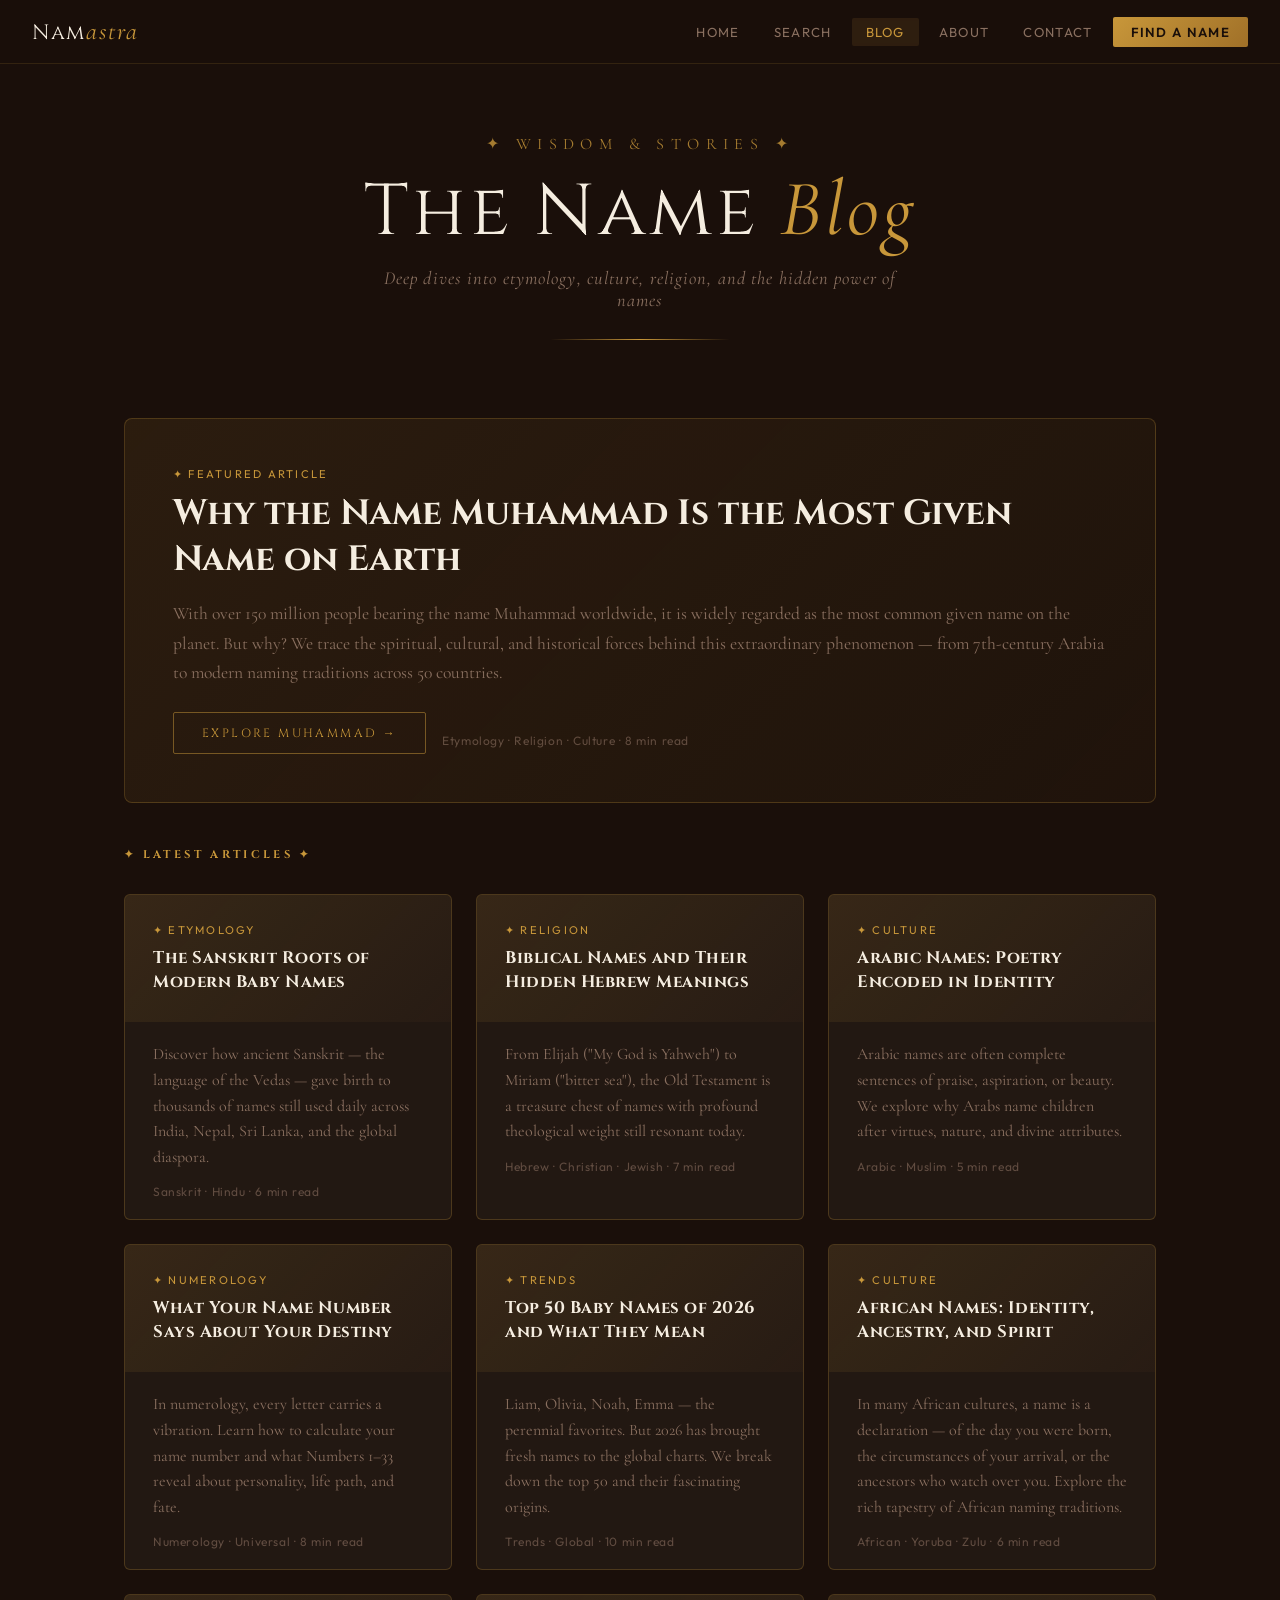
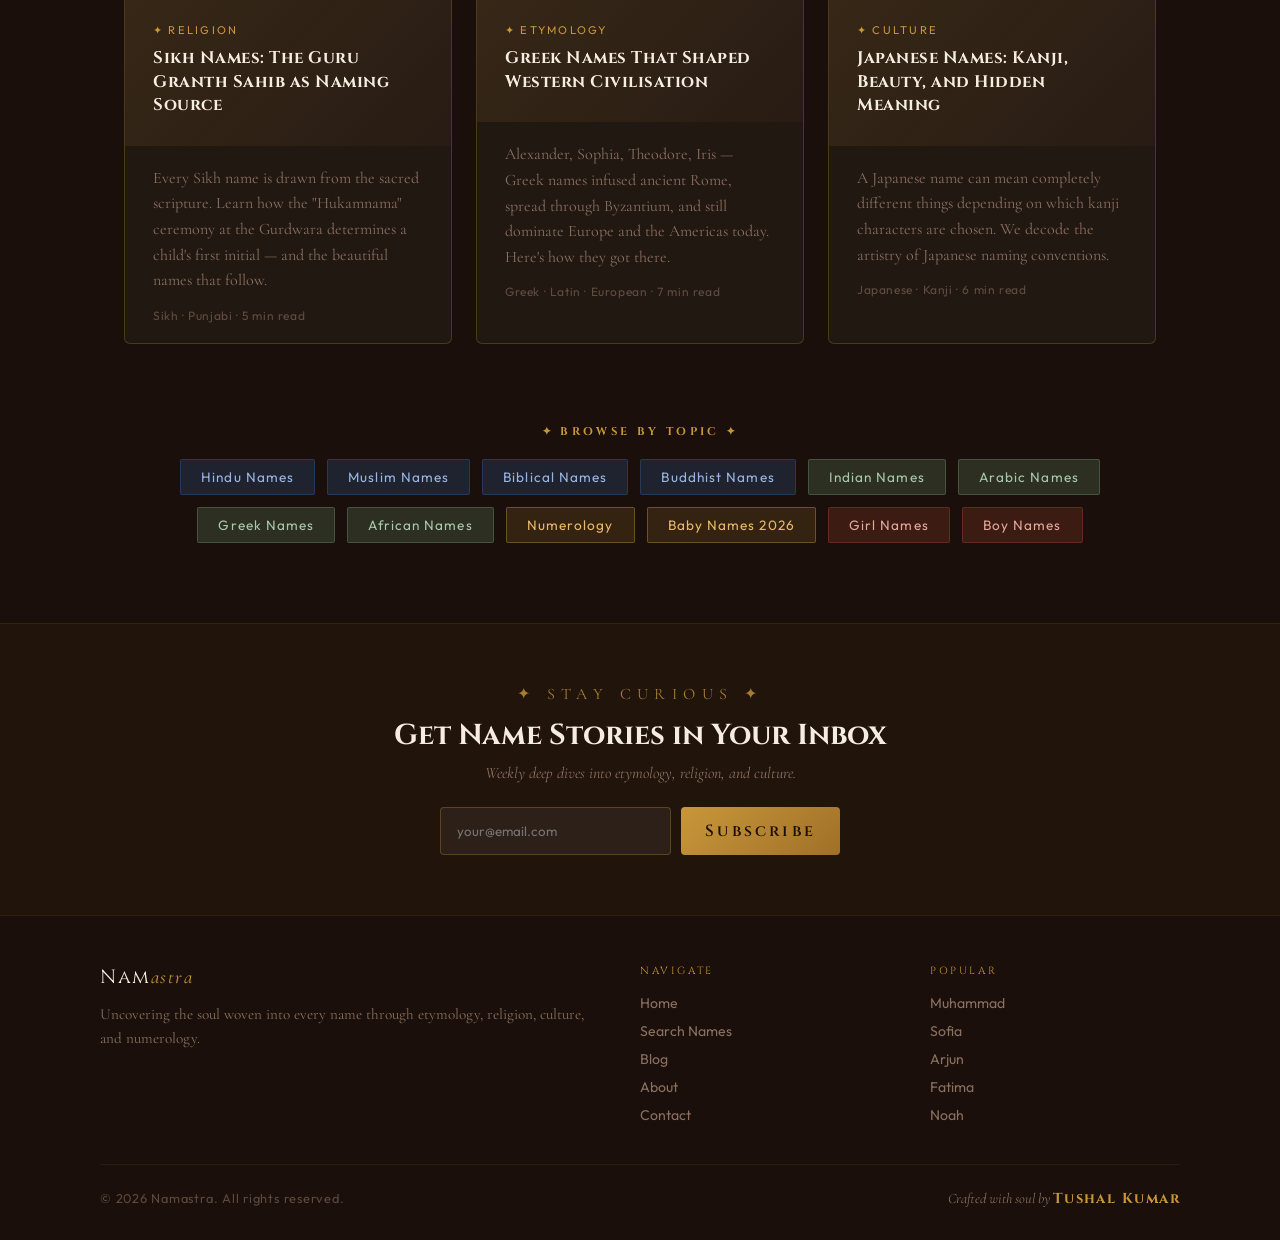
<file: blog.html>
<!DOCTYPE html>
<html lang="en">
<head>
  <meta charset="UTF-8"/>
  <meta name="viewport" content="width=device-width,initial-scale=1.0"/>

  <!-- ═══════ PRIMARY SEO ═══════ -->
  <title>Name Meaning Blog — Etymology, Religion &amp; Baby Names | Namastra</title>
  <meta name="description"   content="Explore in-depth articles on name origins, etymology, religious naming traditions, baby name trends, numerology, and cultural name meanings from around the world."/>
  <meta name="keywords"      content="name meaning blog, baby name articles, name etymology guide, religious name meanings, Hindu baby names guide, Muslim baby names 2026, Christian baby names, biblical name meanings, Sanskrit name meanings, Arabic name meanings, African name meanings, Japanese name meanings, Greek name meanings, name numerology explained, name origin history, naming traditions, naming customs by religion, naming customs by country, top baby names 2026, most popular names world, unique baby name ideas, baby name inspiration, name meaning list, names starting with A meaning, names starting with M meaning, names starting with S meaning, baby name by zodiac, baby name by birth month, name personality analysis"/>
  <meta name="author"        content="Tushal Kumar — Namastra"/>
  <meta name="robots"        content="index, follow, max-snippet:-1, max-image-preview:large, max-video-preview:-1"/>
  <meta name="googlebot"     content="index, follow"/>
  <meta name="language"      content="English"/>
  <meta name="revisit-after" content="7 days"/>
  <meta name="rating"        content="general"/>
  <meta name="theme-color"   content="#1a0f0a"/>
  <link rel="canonical"      href="https://namastra.netlify.app/blog"/>
<link rel="icon" type="image/png" href="logo.png"/>
<link rel="apple-touch-icon" href="logo.png"/>
  
  <!-- ═══════ OPEN GRAPH ═══════ -->
  <meta property="og:type"         content="website"/>
  <meta property="og:site_name"    content="Namastra"/>
  <meta property="og:title"        content="Name Meaning Blog — Namastra"/>
  <meta property="og:description"  content="Articles on name etymology, cultural traditions, religious significance, and baby name trends worldwide."/>
  <meta property="og:url"          content="https://namastra.netlify.app/blog.html"/>
  <meta property="og:image"        content="https://namastra.netlify.app/og-image.jpg"/>
  <meta property="og:image:width"  content="1200"/>
  <meta property="og:image:height" content="630"/>
  <meta property="og:image:alt"    content="Namastra — Discover the meaning behind every name"/>
  <meta property="og:locale"       content="en_US"/>
<meta name="application-name" content="Namastra"/>
<meta property="og:site_name" content="Namastra"/>
  
  <!-- ═══════ TWITTER / X CARD ═══════ -->
  <meta name="twitter:card"        content="summary_large_image"/>
  <meta name="twitter:site"        content="@namastra"/>
  <meta name="twitter:title"       content="Name Meaning Blog | Namastra"/>
  <meta name="twitter:description" content="Deep dives into name etymology, religious naming, cultural traditions, and 2025 baby name trends."/>
  <meta name="twitter:image"       content="https://namastra.netlify.app/og-image.jpg"/>

  <!-- ═══════ SCHEMA.ORG STRUCTURED DATA ═══════ -->
  <script type="application/ld+json">
  {"@context":"https://schema.org","@type":"Blog","name":"Namastra Name Blog","description":"Explore in-depth articles on name origins, etymology, religious naming traditions, baby name trends, numerology, and cultural name meanings from around the world.","url":"https://namastra.netlify.app/blog.html","publisher":{"@type":"Organization","name":"Namastra","url":"https://namastra.netlify.app"},"breadcrumb":{"@type":"BreadcrumbList","itemListElement":[{"@type":"ListItem","position":1,"name":"Home","item":"https://namastra.netlify.app/"},{"@type":"ListItem","position":2,"name":"Blog","item":"https://namastra.netlify.app/blog.html"}]}}
  </script>

  <link rel="stylesheet" href="shared.css"/>
  <script src="https://pl29545079.effectivecpmnetwork.com/42/07/dd/4207dd9509468450718faeef6c23b1df.js"></script>

</head>
<body>

<div class="stars" id="stars"></div>

<nav class="navbar" role="navigation" aria-label="Main navigation">
  <a href="index.html" class="nav-brand">Nam<span>astra</span></a>
  <div class="nav-links">
    <a href="index.html"   class="nav-link">Home</a>
    <a href="search.html"  class="nav-link">Search</a>
    <a href="blog.html"    class="nav-link">Blog</a>
    <a href="about.html"   class="nav-link">About</a>
    <a href="contact.html" class="nav-link">Contact</a>
    <a href="search.html"  class="nav-link nav-cta">Find a Name</a>
  </div>
  <button class="hamburger" onclick="document.getElementById('mobileMenu').classList.toggle('open')" aria-label="Toggle menu">
    <span></span><span></span><span></span>
  </button>
</nav>
<div class="mobile-menu" id="mobileMenu">
  <a href="index.html"   class="nav-link">Home</a>
  <a href="search.html"  class="nav-link">Search</a>
  <a href="blog.html"    class="nav-link">Blog</a>
  <a href="about.html"   class="nav-link">About</a>
  <a href="contact.html" class="nav-link">Contact</a>
</div>

<header class="page-hero">
  <div class="page-eyebrow">✦ Wisdom & Stories ✦</div>
  <h1 class="page-title">The Name <span>Blog</span></h1>
  <p class="page-subtitle">Deep dives into etymology, culture, religion, and the hidden power of names</p>
  <div class="divider"></div>
</header>

<!-- FEATURED POST -->
<section class="container" style="padding-bottom:20px">
  <div style="background:linear-gradient(135deg,rgba(200,151,58,0.1),rgba(200,151,58,0.03));border:1px solid rgba(200,151,58,0.25);border-radius:8px;padding:48px;margin-bottom:24px">
    <div class="blog-tag">✦ Featured Article</div>
    <h2 style="font-family:'Cinzel',serif;font-size:clamp(1.4rem,4vw,2.2rem);color:var(--parchment);margin:10px 0 16px;line-height:1.3">Why the Name Muhammad Is the Most Given Name on Earth</h2>
    <p style="font-family:'Cormorant Garamond',serif;font-size:1.1rem;color:var(--muted);line-height:1.7;margin-bottom:24px">With over 150 million people bearing the name Muhammad worldwide, it is widely regarded as the most common given name on the planet. But why? We trace the spiritual, cultural, and historical forces behind this extraordinary phenomenon — from 7th-century Arabia to modern naming traditions across 50 countries.</p>
    <div style="display:flex;gap:16px;flex-wrap:wrap;align-items:center">
      <a href="search.html?q=Mohammed" class="btn-outline" style="font-size:0.75rem">Explore Muhammad →</a>
      <span class="blog-meta">Etymology · Religion · Culture · 8 min read</span>
    </div>
  </div>
</section>

<!-- BLOG GRID -->
<section class="container" style="padding-bottom:80px" aria-labelledby="blog-heading">
  <h2 id="blog-heading" class="section-title" style="text-align:left;margin-bottom:0">✦ Latest Articles ✦</h2>
  <div class="blog-grid" id="blogGrid"></div>
</section>

<!-- TOPIC TAGS -->
<section class="container" style="padding-bottom:80px">
  <h2 class="section-title">✦ Browse by Topic ✦</h2>
  <div class="tags-row" style="justify-content:center;gap:12px">
    <span class="tag tag-religion" style="padding:8px 20px;font-size:0.85rem;cursor:pointer">Hindu Names</span>
    <span class="tag tag-religion" style="padding:8px 20px;font-size:0.85rem;cursor:pointer">Muslim Names</span>
    <span class="tag tag-religion" style="padding:8px 20px;font-size:0.85rem;cursor:pointer">Biblical Names</span>
    <span class="tag tag-religion" style="padding:8px 20px;font-size:0.85rem;cursor:pointer">Buddhist Names</span>
    <span class="tag tag-country" style="padding:8px 20px;font-size:0.85rem;cursor:pointer">Indian Names</span>
    <span class="tag tag-country" style="padding:8px 20px;font-size:0.85rem;cursor:pointer">Arabic Names</span>
    <span class="tag tag-country" style="padding:8px 20px;font-size:0.85rem;cursor:pointer">Greek Names</span>
    <span class="tag tag-country" style="padding:8px 20px;font-size:0.85rem;cursor:pointer">African Names</span>
    <span class="tag tag-origin" style="padding:8px 20px;font-size:0.85rem;cursor:pointer">Numerology</span>
    <span class="tag tag-origin" style="padding:8px 20px;font-size:0.85rem;cursor:pointer">Baby Names 2026</span>
    <span class="tag tag-gender" style="padding:8px 20px;font-size:0.85rem;cursor:pointer">Girl Names</span>
    <span class="tag tag-gender" style="padding:8px 20px;font-size:0.85rem;cursor:pointer">Boy Names</span>
  </div>
</section>

<!-- NEWSLETTER -->
<section style="position:relative;z-index:10;padding:60px 24px;text-align:center;background:rgba(200,151,58,0.04);border-top:1px solid rgba(200,151,58,0.12)">
  <p class="page-eyebrow">✦ Stay Curious ✦</p>
  <h2 style="font-family:'Cinzel',serif;font-size:1.8rem;color:var(--parchment);margin:10px 0 8px">Get Name Stories in Your Inbox</h2>
  <p style="font-family:'Cormorant Garamond',serif;font-style:italic;color:var(--muted);margin-bottom:24px">Weekly deep dives into etymology, religion, and culture.</p>

  <form name="newsletter" method="POST" data-netlify="true" data-netlify-honeypot="bot-field" onsubmit="handleNewsletter(event)" style="max-width:400px;margin:0 auto">
    <input type="hidden" name="form-name" value="newsletter"/>
    <p style="display:none"><label>Don't fill: <input name="bot-field"/></label></p>
    <div style="display:flex;gap:10px;flex-wrap:wrap">
      <input type="email" name="email" id="newsletterEmail" placeholder="your@email.com" required
        style="flex:1;min-width:200px;background:rgba(245,237,224,0.06);border:1px solid rgba(200,151,58,0.3);border-radius:4px;padding:13px 16px;color:var(--parchment);font-family:'Outfit',sans-serif;outline:none"/>
      <button class="btn-primary" type="submit" id="newsletterBtn" style="width:auto;padding:13px 24px;white-space:nowrap">Subscribe</button>
    </div>
    <div id="newsletterSuccess" style="display:none;margin-top:14px;background:rgba(90,122,92,0.2);border:1px solid rgba(90,122,92,0.4);border-radius:4px;padding:14px;font-family:'Cormorant Garamond',serif;font-size:1.05rem;color:#a8c8aa">
      ✦ You're subscribed! Name stories coming your way.
    </div>
    <div id="newsletterError" style="display:none;margin-top:14px;background:rgba(139,58,42,0.15);border:1px solid rgba(139,58,42,0.4);border-radius:4px;padding:14px;font-family:'Cormorant Garamond',serif;font-size:1.05rem;color:#e0a898">
      ✦ Something went wrong. Please try again.
    </div>
  </form>
</section>

<footer>
  <div class="footer-grid">
    <div>
      <div class="footer-brand">Nam<span>astra</span></div>
      <p class="footer-desc">Uncovering the soul woven into every name through etymology, religion, culture, and numerology.</p>
    </div>
    <div>
      <div class="footer-heading">Navigate</div>
      <ul class="footer-links">
        <li><a href="index.html">Home</a></li>
        <li><a href="search.html">Search Names</a></li>
        <li><a href="blog.html">Blog</a></li>
        <li><a href="about.html">About</a></li>
        <li><a href="contact.html">Contact</a></li>
      </ul>
    </div>
    <div>
      <div class="footer-heading">Popular</div>
      <ul class="footer-links">
        <li><a href="search.html?q=Muhammad">Muhammad</a></li>
        <li><a href="search.html?q=Sofia">Sofia</a></li>
        <li><a href="search.html?q=Arjun">Arjun</a></li>
        <li><a href="search.html?q=Fatima">Fatima</a></li>
        <li><a href="search.html?q=Noah">Noah</a></li>
      </ul>
    </div>
  </div>
  <div class="footer-bottom">
    <div class="footer-copy">© 2026 Namastra. All rights reserved.</div>
    <div class="footer-made">Crafted with soul by <strong>Tushal Kumar</strong></div>
  </div>
</footer>

<script src="shared.js"></script>
<script>
const articles = [
  { tag:'Etymology', title:'The Sanskrit Roots of Modern Baby Names', excerpt:'Discover how ancient Sanskrit — the language of the Vedas — gave birth to thousands of names still used daily across India, Nepal, Sri Lanka, and the global diaspora.', meta:'Sanskrit · Hindu · 6 min read', q:'Priya' },
  { tag:'Religion', title:'Biblical Names and Their Hidden Hebrew Meanings', excerpt:'From Elijah ("My God is Yahweh") to Miriam ("bitter sea"), the Old Testament is a treasure chest of names with profound theological weight still resonant today.', meta:'Hebrew · Christian · Jewish · 7 min read', q:'Miriam' },
  { tag:'Culture', title:'Arabic Names: Poetry Encoded in Identity', excerpt:'Arabic names are often complete sentences of praise, aspiration, or beauty. We explore why Arabs name children after virtues, nature, and divine attributes.', meta:'Arabic · Muslim · 5 min read', q:'Layla' },
  { tag:'Numerology', title:'What Your Name Number Says About Your Destiny', excerpt:'In numerology, every letter carries a vibration. Learn how to calculate your name number and what Numbers 1–33 reveal about personality, life path, and fate.', meta:'Numerology · Universal · 8 min read', q:'' },
  { tag:'Trends', title:'Top 50 Baby Names of 2026 and What They Mean', excerpt:'Liam, Olivia, Noah, Emma — the perennial favorites. But 2026 has brought fresh names to the global charts. We break down the top 50 and their fascinating origins.', meta:'Trends · Global · 10 min read', q:'Olivia' },
  { tag:'Culture', title:'African Names: Identity, Ancestry, and Spirit', excerpt:'In many African cultures, a name is a declaration — of the day you were born, the circumstances of your arrival, or the ancestors who watch over you. Explore the rich tapestry of African naming traditions.', meta:'African · Yoruba · Zulu · 6 min read', q:'Amara' },
  { tag:'Religion', title:'Sikh Names: The Guru Granth Sahib as Naming Source', excerpt:'Every Sikh name is drawn from the sacred scripture. Learn how the "Hukamnama" ceremony at the Gurdwara determines a child\'s first initial — and the beautiful names that follow.', meta:'Sikh · Punjabi · 5 min read', q:'Gurpreet' },
  { tag:'Etymology', title:'Greek Names That Shaped Western Civilisation', excerpt:'Alexander, Sophia, Theodore, Iris — Greek names infused ancient Rome, spread through Byzantium, and still dominate Europe and the Americas today. Here\'s how they got there.', meta:'Greek · Latin · European · 7 min read', q:'Alexander' },
  { tag:'Culture', title:'Japanese Names: Kanji, Beauty, and Hidden Meaning', excerpt:'A Japanese name can mean completely different things depending on which kanji characters are chosen. We decode the artistry of Japanese naming conventions.', meta:'Japanese · Kanji · 6 min read', q:'Yuki' },
];

const grid = document.getElementById('blogGrid');
articles.forEach(a => {
  grid.insertAdjacentHTML('beforeend', `
    <article class="blog-card" onclick="${a.q ? `location.href='search.html?q=${a.q}'` : ''}">
      <div class="blog-card-top">
        <div class="blog-tag">✦ ${a.tag}</div>
        <h3 class="blog-title">${a.title}</h3>
      </div>
      <div class="blog-body">
        <p class="blog-excerpt">${a.excerpt}</p>
        <div class="blog-meta">${a.meta}</div>
      </div>
    </article>`);
});

  async function handleNewsletter(e) {
    e.preventDefault();
    const btn = document.getElementById('newsletterBtn');
    const success = document.getElementById('newsletterSuccess');
    const error = document.getElementById('newsletterError');
    btn.disabled = true;
    btn.textContent = 'Subscribing…';
    try {
      const res = await fetch('/', {
        method: 'POST',
        headers: { 'Content-Type': 'application/x-www-form-urlencoded' },
        body: new URLSearchParams(new FormData(e.target)).toString()
      });
      if (res.ok) {
        success.style.display = 'block';
        error.style.display = 'none';
        btn.style.display = 'none';
        e.target.reset();
      } else { throw new Error(); }
    } catch {
      error.style.display = 'block';
      btn.disabled = false;
      btn.textContent = 'Subscribe';
    }
  }
</script>
  <script src="https://pl29549170.effectivecpmnetwork.com/a1/81/aa/a181aa6a5c4f9a876cf233f749af694b.js"></script>

</body>
</html>
</file>
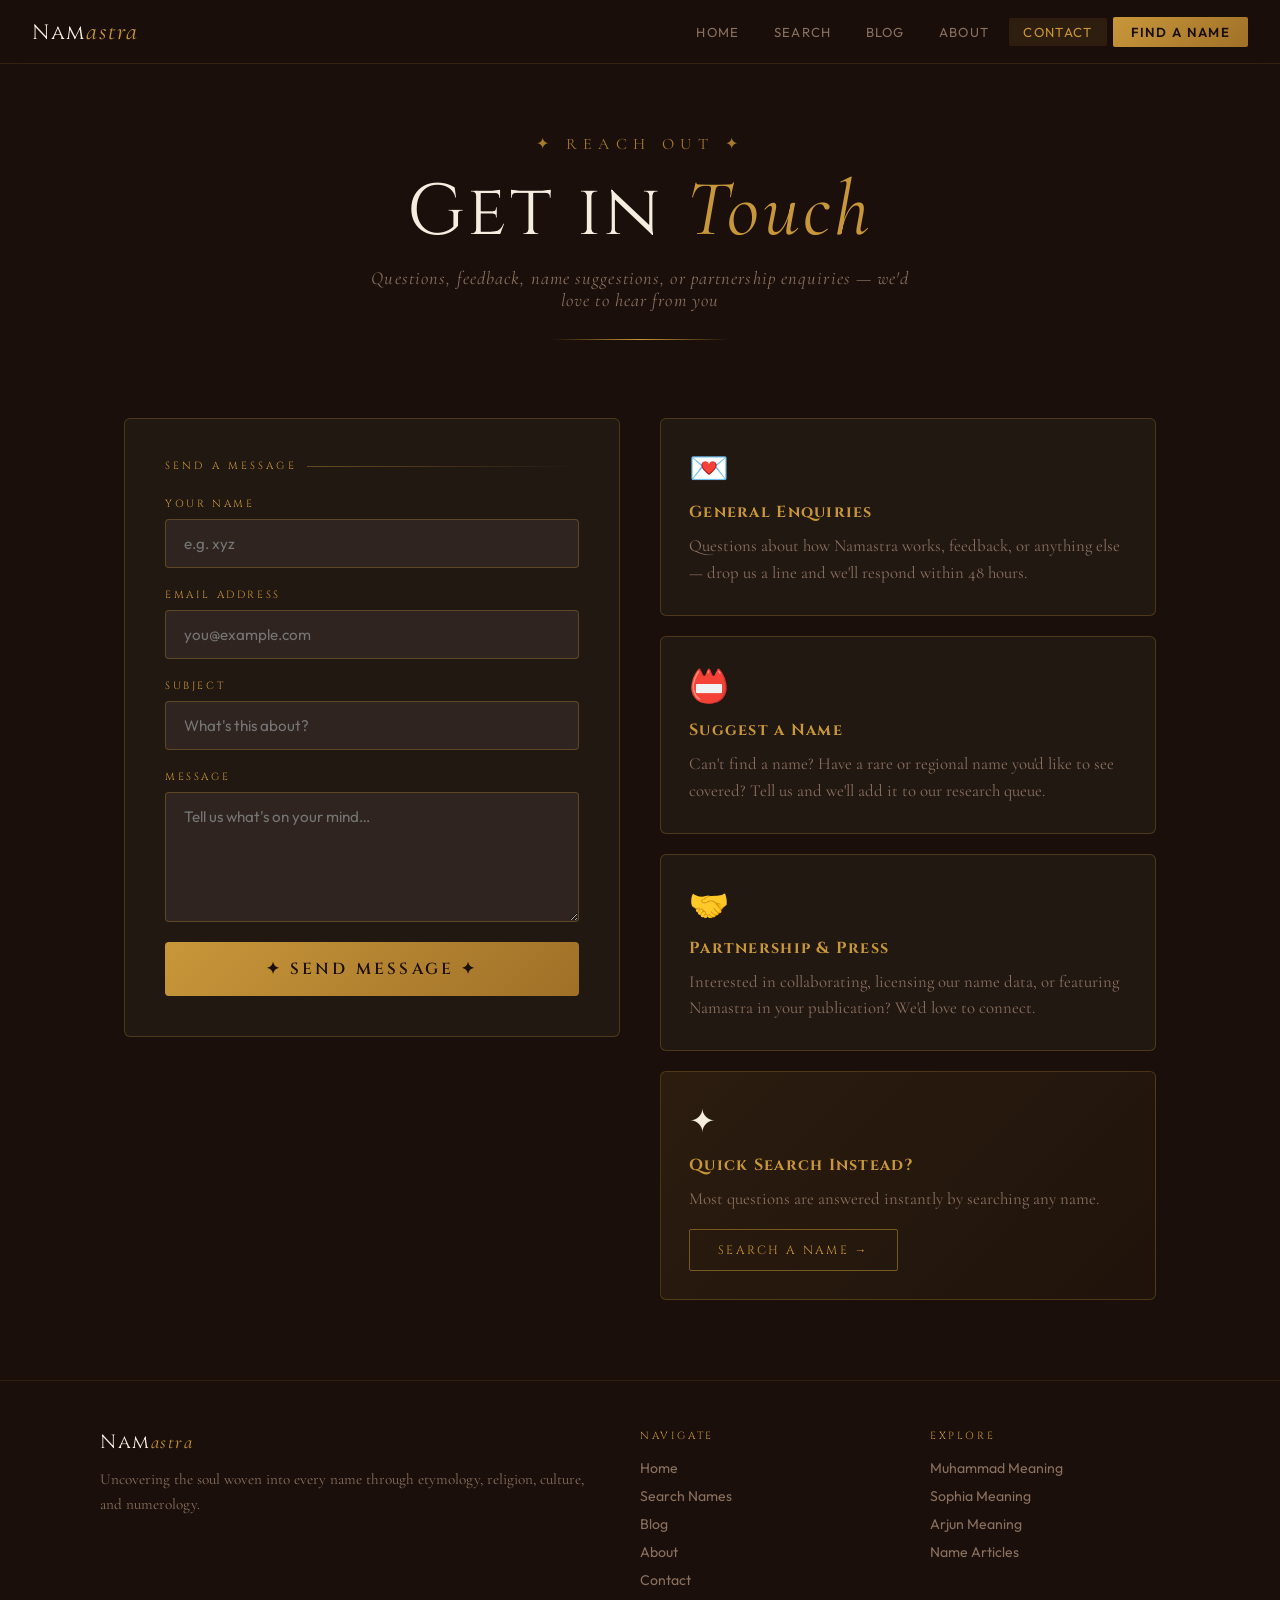
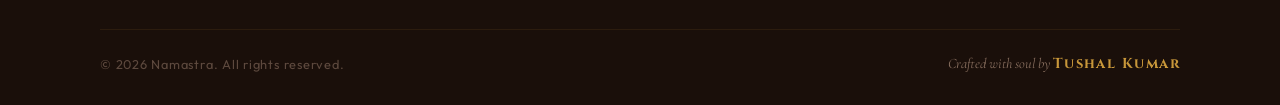
<file: contact.html>
<!DOCTYPE html>
<html lang="en">
<head>
  <meta charset="UTF-8"/>
  <meta name="viewport" content="width=device-width,initial-scale=1.0"/>

  <!-- ═══════ PRIMARY SEO ═══════ -->
  <title>Contact Namastra — Questions, Feedback &amp; Name Suggestions</title>
  <link rel="icon" type="image/png" href="logo.png"/>
<link rel="apple-touch-icon" href="logo.png"/>
  <meta name="description"   content="Contact the Namastra team for questions about name meanings, feedback, partnership enquiries, or to suggest a name for our database. We respond within 48 hours."/>
  <meta name="keywords"      content="contact namastra, name meaning feedback, name suggestion, namastra support, name meaning website contact, report name meaning error, suggest new name, namastra partnership, name data licensing"/>
  <meta name="author"        content="Tushal Kumar — Namastra"/>
  <meta name="robots"        content="index, follow, max-snippet:-1, max-image-preview:large, max-video-preview:-1"/>
  <meta name="googlebot"     content="index, follow"/>
  <meta name="language"      content="English"/>
  <meta name="revisit-after" content="7 days"/>
  <meta name="rating"        content="general"/>
  <meta name="theme-color"   content="#1a0f0a"/>
  <link rel="canonical"      href="https://namastra.netlify.app/contact.html"/>

  <!-- ═══════ OPEN GRAPH ═══════ -->
  <meta property="og:type"         content="website"/>
  <meta property="og:site_name"    content="Namastra"/>
  <meta property="og:title"        content="Contact Namastra"/>
  <meta property="og:description"  content="Get in touch with the Namastra team — name suggestions, feedback, and partnerships welcome."/>
  <meta property="og:url"          content="https://namastra.netlify.app/contact.html"/>
  <meta property="og:image"        content="https://namastra.netlify.app/og-image.jpg"/>
  <meta property="og:image:width"  content="1200"/>
  <meta property="og:image:height" content="630"/>
  <meta property="og:image:alt"    content="Namastra — Discover the meaning behind every name"/>
  <meta property="og:locale"       content="en_US"/>
<meta name="application-name" content="Namastra"/>
<meta property="og:site_name" content="Namastra"/>
  
  <!-- ═══════ TWITTER / X CARD ═══════ -->
  <meta name="twitter:card"        content="summary_large_image"/>
  <meta name="twitter:site"        content="@namastra"/>
  <meta name="twitter:title"       content="Contact Namastra"/>
  <meta name="twitter:description" content="Reach the Namastra team for questions, feedback, or name suggestions."/>
  <meta name="twitter:image"       content="https://namastra.netlify.app/og-image.jpg"/>

  <!-- ═══════ SCHEMA.ORG STRUCTURED DATA ═══════ -->
  <script type="application/ld+json">
  {"@context":"https://schema.org","@type":"ContactPage","name":"Contact Namastra — Questions, Feedback &amp; Name Suggestions","description":"Contact the Namastra team for questions about name meanings, feedback, partnership enquiries, or to suggest a name for our database. We respond within 48 hours.","url":"https://namastra.netlify.app/contact.html","breadcrumb":{"@type":"BreadcrumbList","itemListElement":[{"@type":"ListItem","position":1,"name":"Home","item":"https://namastra.netlify.app/"},{"@type":"ListItem","position":2,"name":"Contact","item":"https://namastra.netlify.app/contact.html"}]}}
  </script>

  <link rel="stylesheet" href="shared.css"/>
  <script src="https://pl29545079.effectivecpmnetwork.com/42/07/dd/4207dd9509468450718faeef6c23b1df.js"></script>

</head>
<body>

<div class="stars" id="stars"></div>

<nav class="navbar" role="navigation" aria-label="Main navigation">
  <a href="index.html" class="nav-brand">Nam<span>astra</span></a>
  <div class="nav-links">
    <a href="index.html"   class="nav-link">Home</a>
    <a href="search.html"  class="nav-link">Search</a>
    <a href="blog.html"    class="nav-link">Blog</a>
    <a href="about.html"   class="nav-link">About</a>
    <a href="contact.html" class="nav-link">Contact</a>
    <a href="search.html"  class="nav-link nav-cta">Find a Name</a>
  </div>
  <button class="hamburger" onclick="document.getElementById('mobileMenu').classList.toggle('open')" aria-label="Toggle menu">
    <span></span><span></span><span></span>
  </button>
</nav>
<div class="mobile-menu" id="mobileMenu">
  <a href="index.html"   class="nav-link">Home</a>
  <a href="search.html"  class="nav-link">Search</a>
  <a href="blog.html"    class="nav-link">Blog</a>
  <a href="about.html"   class="nav-link">About</a>
  <a href="contact.html" class="nav-link">Contact</a>
</div>

<header class="page-hero">
  <div class="page-eyebrow">✦ Reach Out ✦</div>
  <h1 class="page-title">Get in <span>Touch</span></h1>
  <p class="page-subtitle">Questions, feedback, name suggestions, or partnership enquiries — we'd love to hear from you</p>
  <div class="divider"></div>
</header>

<section class="container" style="padding-bottom:80px">
  <div style="display:grid;grid-template-columns:1fr 1fr;gap:40px;align-items:start" id="contactGrid">

    <!-- FORM — Netlify integrated -->
    <div style="background:var(--card-bg);border:1px solid var(--card-border);border-radius:6px;padding:40px">
      <div class="info-label" style="margin-bottom:24px">Send a Message</div>

      <form name="contact" method="POST" data-netlify="true" data-netlify-honeypot="bot-field" onsubmit="handleSubmit(event)">
        <input type="hidden" name="form-name" value="contact"/>
        <p style="display:none"><label>Don't fill this: <input name="bot-field"/></label></p>

        <div class="form-group">
          <label class="form-label" for="contactName">Your Name</label>
          <input class="form-input" type="text" id="contactName" name="name" placeholder="e.g. xyz" autocomplete="name" required/>
        </div>
        <div class="form-group">
          <label class="form-label" for="contactEmail">Email Address</label>
          <input class="form-input" type="email" id="contactEmail" name="email" placeholder="you@example.com" autocomplete="email" required/>
        </div>
        <div class="form-group">
          <label class="form-label" for="contactSubject">Subject</label>
          <input class="form-input" type="text" id="contactSubject" name="subject" placeholder="What's this about?"/>
        </div>
        <div class="form-group">
          <label class="form-label" for="contactMsg">Message</label>
          <textarea class="form-textarea" id="contactMsg" name="message" placeholder="Tell us what's on your mind…" required></textarea>
        </div>

        <button class="btn-primary" type="submit" id="submitBtn">✦ SEND MESSAGE ✦</button>

        <div id="formSuccess" style="display:none;margin-top:16px;background:rgba(90,122,92,0.2);border:1px solid rgba(90,122,92,0.4);border-radius:4px;padding:16px;text-align:center;font-family:'Cormorant Garamond',serif;font-size:1.05rem;color:#a8c8aa">
          ✦ Message sent! We'll get back to you soon.
        </div>
        <div id="formError" style="display:none;margin-top:16px;background:rgba(139,58,42,0.15);border:1px solid rgba(139,58,42,0.4);border-radius:4px;padding:16px;text-align:center;font-family:'Cormorant Garamond',serif;font-size:1.05rem;color:#e0a898">
          ✦ Something went wrong. Please try again.
        </div>
      </form>
    </div>

    <!-- CONTACT INFO -->
    <div style="display:flex;flex-direction:column;gap:20px">
      <div class="card">
        <div class="card-icon">💌</div>
        <h3 class="card-title">General Enquiries</h3>
        <p class="card-text">Questions about how Namastra works, feedback, or anything else — drop us a line and we'll respond within 48 hours.</p>
      </div>
      <div class="card">
        <div class="card-icon">📛</div>
        <h3 class="card-title">Suggest a Name</h3>
        <p class="card-text">Can't find a name? Have a rare or regional name you'd like to see covered? Tell us and we'll add it to our research queue.</p>
      </div>
      <div class="card">
        <div class="card-icon">🤝</div>
        <h3 class="card-title">Partnership & Press</h3>
        <p class="card-text">Interested in collaborating, licensing our name data, or featuring Namastra in your publication? We'd love to connect.</p>
      </div>
      <div class="card" style="background:linear-gradient(135deg,rgba(200,151,58,0.1),rgba(200,151,58,0.03))">
        <div class="card-icon">✦</div>
        <h3 class="card-title">Quick Search Instead?</h3>
        <p class="card-text" style="margin-bottom:16px">Most questions are answered instantly by searching any name.</p>
        <a href="search.html" class="btn-outline" style="font-size:0.75rem">Search a Name →</a>
      </div>
    </div>

  </div>
</section>

<footer>
  <div class="footer-grid">
    <div>
      <div class="footer-brand">Nam<span>astra</span></div>
      <p class="footer-desc">Uncovering the soul woven into every name through etymology, religion, culture, and numerology.</p>
    </div>
    <div>
      <div class="footer-heading">Navigate</div>
      <ul class="footer-links">
        <li><a href="index.html">Home</a></li>
        <li><a href="search.html">Search Names</a></li>
        <li><a href="blog.html">Blog</a></li>
        <li><a href="about.html">About</a></li>
        <li><a href="contact.html">Contact</a></li>
      </ul>
    </div>
    <div>
      <div class="footer-heading">Explore</div>
      <ul class="footer-links">
        <li><a href="search.html?q=Muhammad">Muhammad Meaning</a></li>
        <li><a href="search.html?q=Sophia">Sophia Meaning</a></li>
        <li><a href="search.html?q=Arjun">Arjun Meaning</a></li>
        <li><a href="blog.html">Name Articles</a></li>
      </ul>
    </div>
  </div>
  <div class="footer-bottom">
    <div class="footer-copy">© 2026 Namastra. All rights reserved.</div>
    <div class="footer-made">Crafted with soul by <strong>Tushal Kumar</strong></div>
  </div>
</footer>

<script src="shared.js"></script>
<script>
  // Responsive contact grid
  function fixGrid() {
    const g = document.getElementById('contactGrid');
    if (g) g.style.gridTemplateColumns = window.innerWidth < 768 ? '1fr' : '1fr 1fr';
  }
  fixGrid();
  window.addEventListener('resize', fixGrid);

  async function handleSubmit(e) {
    e.preventDefault();
    const btn = document.getElementById('submitBtn');
    const success = document.getElementById('formSuccess');
    const error = document.getElementById('formError');
    btn.disabled = true;
    btn.textContent = 'Sending…';

    const formData = new FormData(e.target);

 try {
  const formData = new FormData(e.target);
  formData.append('form-name', 'contact');
  const res = await fetch('/', {
    method: 'POST',
    headers: { 'Content-Type': 'application/x-www-form-urlencoded' },
    body: new URLSearchParams(formData).toString()
  });
      if (res.ok) {
        success.style.display = 'block';
        error.style.display = 'none';
        btn.style.display = 'none';
        e.target.reset();
      } else {
        throw new Error('Server error');
      }
    } catch (err) {
      error.style.display = 'block';
      btn.disabled = false;
      btn.textContent = '✦ SEND MESSAGE ✦';
    }
  }
</script>
  <script src="https://pl29549170.effectivecpmnetwork.com/a1/81/aa/a181aa6a5c4f9a876cf233f749af694b.js"></script>

</body>
</html>
</file>
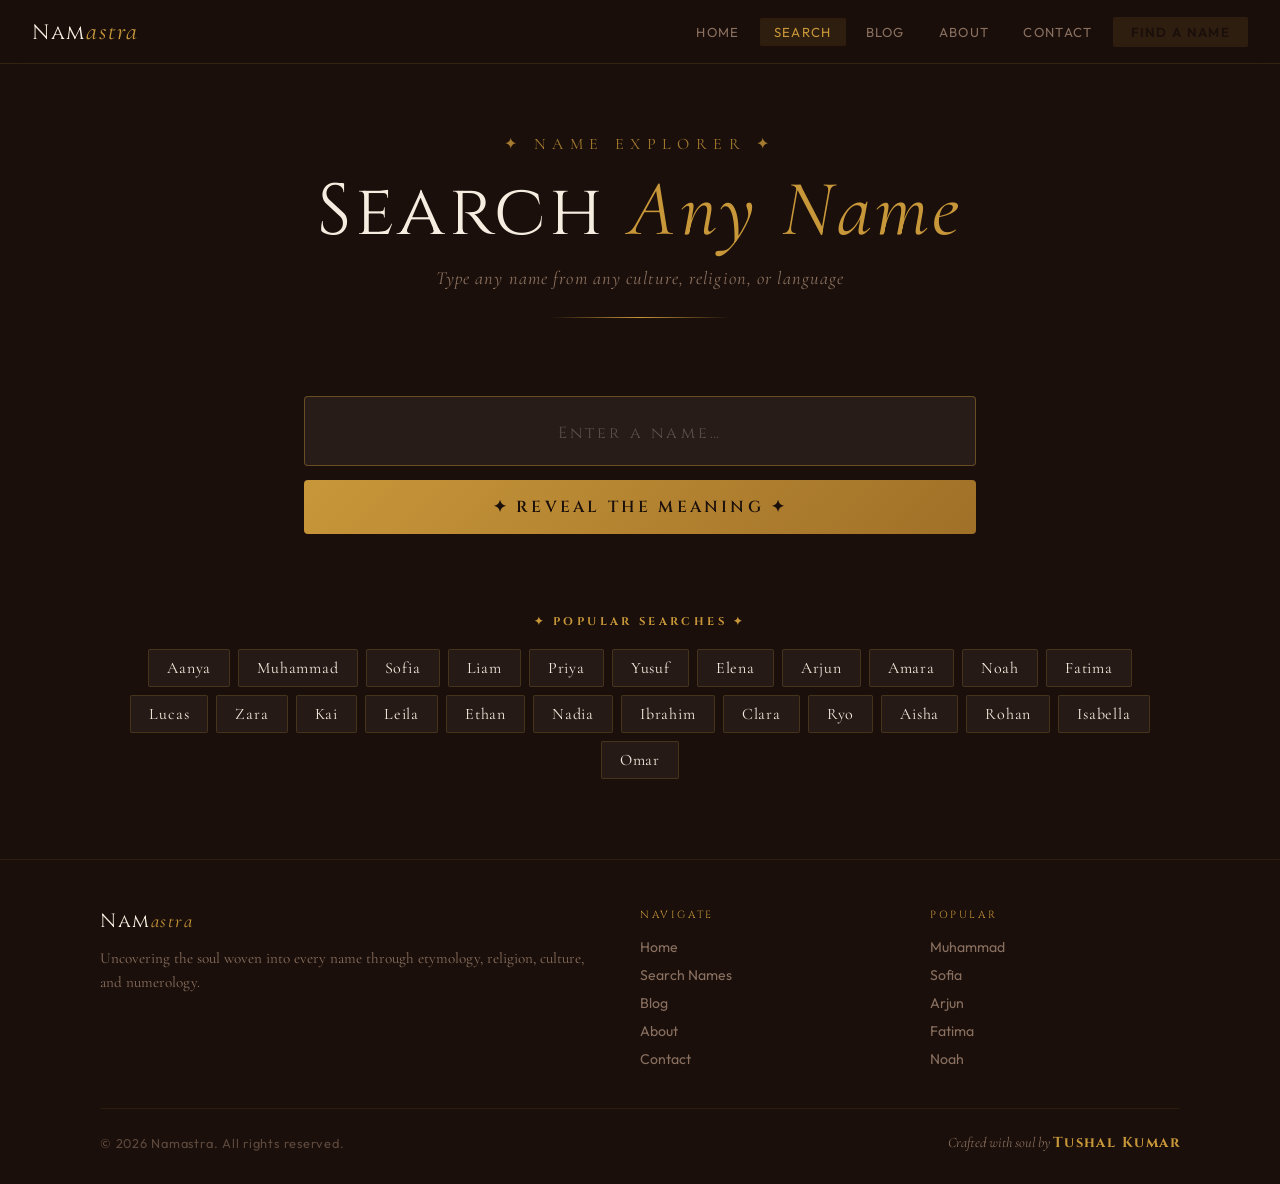
<file: search.html>
<!DOCTYPE html>
<html lang="en">
<head>
  <meta charset="UTF-8"/>
  <meta name="viewport" content="width=device-width,initial-scale=1.0"/>
  <title>Search Name Meanings — Namastra</title>

  <!-- SEO -->
  <meta name="description" content="Search the meaning of any name instantly. Get etymology, religious significance, cultural symbolism, numerology, and famous bearers — powered by AI."/>
  <meta name="keywords" content="search name meaning, name origin lookup, baby name search, name meaning by religion, name etymology search, what does name mean"/>
  <meta name="robots" content="index, follow"/>
  <link rel="canonical" href="https://namastra.netlify.app/search.html"/>
  <link rel="icon" type="image/png" href="logo.png"/>
<link rel="apple-touch-icon" href="logo.png"/>
  <meta property="og:title" content="Search Name Meanings — Namastra"/>
  <meta property="og:description" content="Type any name and get a rich breakdown of its meaning, origin, religion, numerology and famous bearers."/>
  <meta property="og:type" content="website"/>
<meta name="application-name" content="Namastra"/>
<meta property="og:site_name" content="Namastra"/>
  
  <script type="application/ld+json">
  {
    "@context": "https://schema.org",
    "@type": "WebPage",
    "name": "Search Name Meanings",
    "description": "AI-powered name meaning search engine covering etymology, religion, culture and numerology",
    "url": "https://namastra.netlify.app/search.html"
  }
  </script>

  <link rel="stylesheet" href="shared.css"/>
  <script src="https://pl29545079.effectivecpmnetwork.com/42/07/dd/4207dd9509468450718faeef6c23b1df.js"></script>

</head>
<body>

<div class="stars" id="stars"></div>

<nav class="navbar" role="navigation" aria-label="Main navigation">
  <a href="index.html" class="nav-brand">Nam<span>astra</span></a>
  <div class="nav-links">
    <a href="index.html"   class="nav-link">Home</a>
    <a href="search.html"  class="nav-link">Search</a>
    <a href="blog.html"    class="nav-link">Blog</a>
    <a href="about.html"   class="nav-link">About</a>
    <a href="contact.html" class="nav-link">Contact</a>
    <a href="search.html"  class="nav-link nav-cta">Find a Name</a>
  </div>
  <button class="hamburger" onclick="toggleMenu()" aria-label="Toggle menu">
    <span></span><span></span><span></span>
  </button>
</nav>
<div class="mobile-menu" id="mobileMenu">
  <a href="index.html"   class="nav-link">Home</a>
  <a href="search.html"  class="nav-link">Search</a>
  <a href="blog.html"    class="nav-link">Blog</a>
  <a href="about.html"   class="nav-link">About</a>
  <a href="contact.html" class="nav-link">Contact</a>
</div>

<header class="page-hero">
  <div class="page-eyebrow">✦ Name Explorer ✦</div>
  <h1 class="page-title">Search <span>Any Name</span></h1>
  <p class="page-subtitle">Type any name from any culture, religion, or language</p>
  <div class="divider"></div>
</header>

<section class="container-sm" style="padding-bottom:40px" aria-label="Name search">
  <div class="search-box">
    <input class="name-input" type="text" id="nameInput" placeholder="Enter a name…" autocomplete="off" aria-label="Name to look up"/>
    <button class="btn-primary" id="searchBtn" onclick="searchName()">✦ REVEAL THE MEANING ✦</button>
  </div>
  <div class="error-box" id="errorBox"></div>
</section>

<div class="loading" id="loading" role="status" aria-live="polite">
  <div class="loader-ring"></div>
  <p>Unraveling the ancient scrolls…</p>
</div>

<!-- RESULT -->
<div class="result-section" id="resultSection" aria-live="polite">
  <div class="result-card">
    <div class="card-header">
      <h2 class="name-display" id="resName"></h2>
      <div class="name-pronunciation" id="resPronunciation"></div>
    </div>
    <div class="card-body">
      <div class="info-block">
        <div class="info-label">Core Meaning</div>
        <p class="info-text" id="resMeaning"></p>
      </div>
      <div class="info-block">
        <div class="info-label">Origin & Heritage</div>
        <p class="info-text" id="resOrigin"></p>
      </div>
      <div class="info-block">
        <div class="info-label">Tags</div>
        <div class="tags-row" id="resTags"></div>
      </div>
      <div class="info-block">
        <div class="info-label">Religious Significance</div>
        <p class="info-text" id="resReligion"></p>
      </div>
      <div class="info-block">
        <div class="info-label">Cultural Symbolism</div>
        <p class="info-text" id="resCulture"></p>
      </div>
      <div class="info-block">
        <div class="info-label">Name Numerology</div>
        <div class="numerology-block">
          <div class="numerology-num" id="resNumerologyNum">—</div>
          <div class="numerology-text" id="resNumerologyText"></div>
        </div>
      </div>
      <div class="info-block" id="famousBlock">
        <div class="info-label">Notable Bearers</div>
        <div class="famous-grid" id="resFamous"></div>
      </div>
      <div class="info-block">
        <div class="info-label">Variations & Similar Names</div>
        <div class="tags-row" id="resVariations"></div>
      </div>
    </div>
  </div>
</div>

<!-- POPULAR -->
<section class="container" style="padding:40px 24px 80px" aria-labelledby="popular-heading">
  <h2 id="popular-heading" class="section-title">✦ Popular Searches ✦</h2>
  <div class="popular-grid" id="popularGrid"></div>
</section>

<footer>
  <div class="footer-grid">
    <div>
      <div class="footer-brand">Nam<span>astra</span></div>
      <p class="footer-desc">Uncovering the soul woven into every name through etymology, religion, culture, and numerology.</p>
    </div>
    <div>
      <div class="footer-heading">Navigate</div>
      <ul class="footer-links">
        <li><a href="index.html">Home</a></li>
        <li><a href="search.html">Search Names</a></li>
        <li><a href="blog.html">Blog</a></li>
        <li><a href="about.html">About</a></li>
        <li><a href="contact.html">Contact</a></li>
      </ul>
    </div>
    <div>
      <div class="footer-heading">Popular</div>
      <ul class="footer-links">
        <li><a href="search.html?q=Muhammad">Muhammad</a></li>
        <li><a href="search.html?q=Sofia">Sofia</a></li>
        <li><a href="search.html?q=Arjun">Arjun</a></li>
        <li><a href="search.html?q=Fatima">Fatima</a></li>
        <li><a href="search.html?q=Noah">Noah</a></li>
      </ul>
    </div>
  </div>
  <div class="footer-bottom">
    <div class="footer-copy">© 2026 Namastra. All rights reserved.</div>
    <div class="footer-made">Crafted with soul by <strong>Tushal Kumar</strong></div>
  </div>
</footer>

<script src="shared.js"></script>
<script>
  function toggleMenu() { document.getElementById('mobileMenu').classList.toggle('open'); }

  document.getElementById('nameInput').addEventListener('keydown', e => {
    if (e.key === 'Enter') searchName();
  });

  // Pre-fill from URL param
  window.addEventListener('DOMContentLoaded', () => {
    const q = new URLSearchParams(location.search).get('q');
    if (q) { document.getElementById('nameInput').value = q; searchName(); }
  });

  const popular = ['Aanya','Muhammad','Sofia','Liam','Priya','Yusuf','Elena','Arjun','Amara','Noah','Fatima','Lucas','Zara','Kai','Leila','Ethan','Nadia','Ibrahim','Clara','Ryo','Aisha','Rohan','Isabella','Omar'];
  popular.forEach(n => {
    const c = document.createElement('div');
    c.className = 'popular-chip';
    c.textContent = n;
    c.onclick = () => { document.getElementById('nameInput').value = n; searchName(); };
    document.getElementById('popularGrid').appendChild(c);
  });

  async function searchName() {
    const name = document.getElementById('nameInput').value.trim();
    if (!name) return;

    const btn = document.getElementById('searchBtn');
    const loading = document.getElementById('loading');
    const resultSection = document.getElementById('resultSection');
    const errorBox = document.getElementById('errorBox');

    btn.disabled = true;
    resultSection.classList.remove('show');
    errorBox.classList.remove('show');
    loading.classList.add('show');

    // Update URL without reload
    history.replaceState(null, '', `search.html?q=${encodeURIComponent(name)}`);
    document.title = `${name} Name Meaning — Namastra`;

    const numVal = numerologyValue(name);
    const numDesc = numDescriptions[numVal] || 'A unique vibrational energy all their own.';

    try {
      const info = await lookupName(name);

      document.getElementById('resName').textContent          = name;
      document.getElementById('resPronunciation').textContent = info.pronunciation ? `/ ${info.pronunciation} /` : '';
      document.getElementById('resMeaning').textContent       = info.meaning || '';
      document.getElementById('resOrigin').textContent        = info.origin || '';
      document.getElementById('resReligion').textContent      = info.religious_significance || '';
      document.getElementById('resCulture').textContent       = info.cultural_symbolism || '';
      document.getElementById('resNumerologyNum').textContent = numVal;
      document.getElementById('resNumerologyText').innerHTML  = `<strong style="color:var(--parchment)">Number ${numVal}</strong> — ${numDesc}`;

      const tagsEl = document.getElementById('resTags');
      tagsEl.innerHTML = '';
      (info.religions || []).forEach(r => tagsEl.insertAdjacentHTML('beforeend', `<span class="tag tag-religion">${r}</span>`));
      (info.countries || []).forEach(c => tagsEl.insertAdjacentHTML('beforeend', `<span class="tag tag-country">${c}</span>`));
      if (info.gender)        tagsEl.insertAdjacentHTML('beforeend', `<span class="tag tag-gender">${info.gender}</span>`);
      if (info.language_root) tagsEl.insertAdjacentHTML('beforeend', `<span class="tag tag-origin">${info.language_root}</span>`);

      const famousEl = document.getElementById('resFamous');
      famousEl.innerHTML = '';
      (info.famous_people || []).slice(0, 6).forEach(p => {
        famousEl.insertAdjacentHTML('beforeend', `
          <div class="famous-person">
            <div class="famous-name">${p.name}</div>
            <div class="famous-desc">${p.description}</div>
          </div>`);
      });
      document.getElementById('famousBlock').style.display = info.famous_people?.length ? '' : 'none';

      const varEl = document.getElementById('resVariations');
      varEl.innerHTML = '';
      (info.variations || []).forEach(v => {
        varEl.insertAdjacentHTML('beforeend',
          `<span class="tag tag-origin" style="cursor:pointer" onclick="document.getElementById('nameInput').value='${v}';searchName()">${v}</span>`);
      });

      loading.classList.remove('show');
      resultSection.classList.add('show');
      resultSection.scrollIntoView({ behavior:'smooth', block:'start' });

    } catch (err) {
      loading.classList.remove('show');
      errorBox.textContent = '✦ ' + (err.message || 'The ancient scrolls are silent. Please try again.');
      errorBox.classList.add('show');
      console.error(err);
    }
    btn.disabled = false;
  }
</script>
  <script src="https://pl29549170.effectivecpmnetwork.com/a1/81/aa/a181aa6a5c4f9a876cf233f749af694b.js"></script>

</body>
</html>
</file>
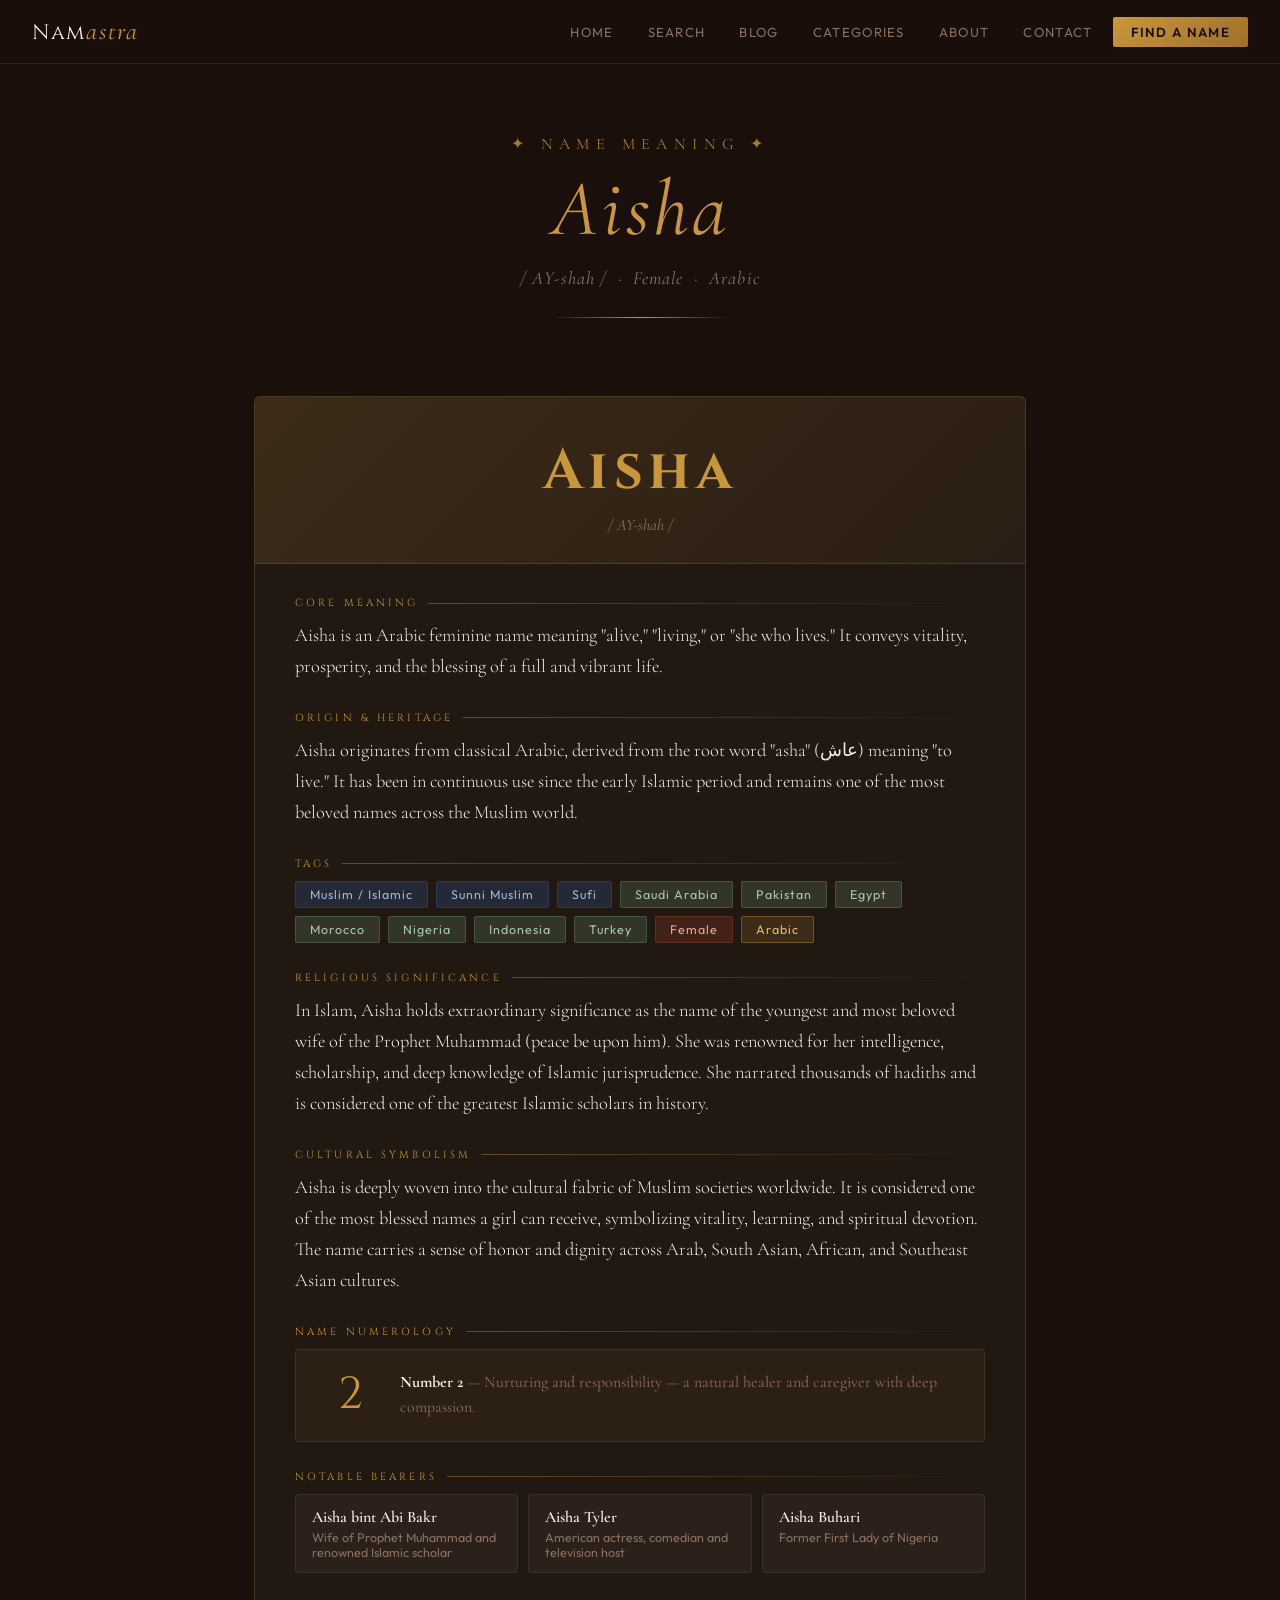
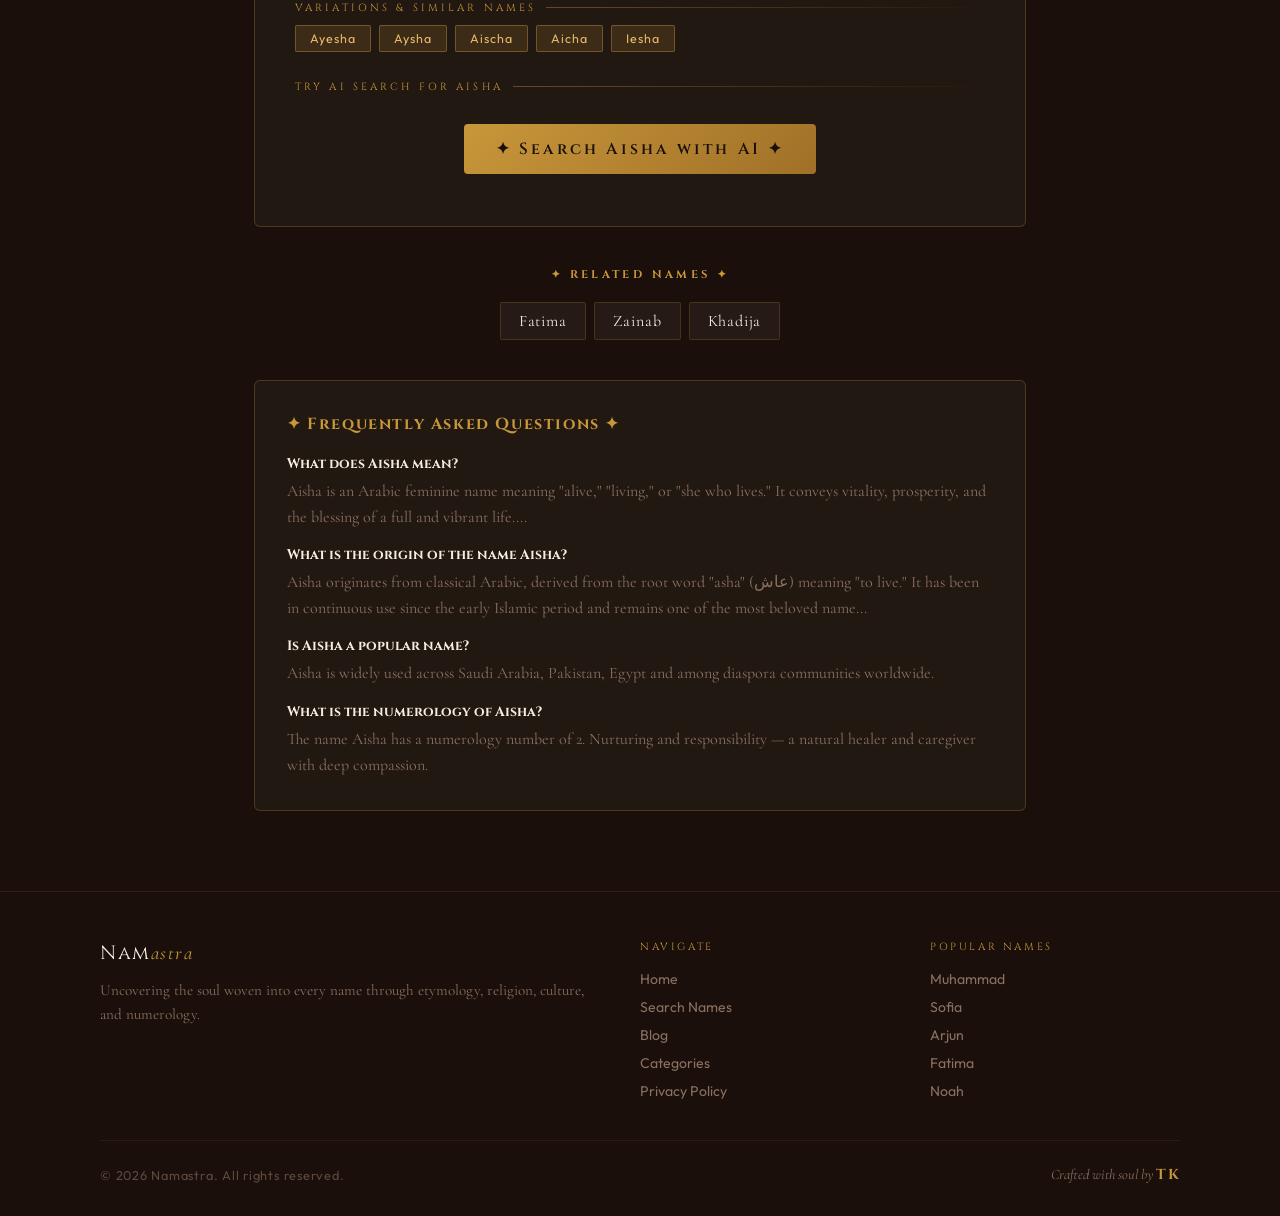
<file: blog/aisha-name-meaning.html>
<!DOCTYPE html>
<html lang="en">
<head>
  <meta charset="UTF-8"/>
  <meta name="viewport" content="width=device-width,initial-scale=1.0"/>
  <title>Aisha Name Meaning, Origin & Significance | Namastra</title>
  <meta name="description" content="Discover the meaning of Aisha — an Arabic name meaning "living" or "alive." Learn its Islamic significance, cultural history, numerology, and famous bearers."/>
  <meta name="keywords" content="Aisha name meaning, Ayesha meaning, Aisha Islamic meaning, Aisha Arabic name, Aisha name origin, what does Aisha mean"/>
  <meta name="robots" content="index, follow"/>
  <link rel="canonical" href="https://namastra.netlify.app/blog/aisha-name-meaning.html"/>
  <meta property="og:title" content="Aisha Name Meaning — Namastra"/>
  <meta property="og:description" content="Discover the meaning of Aisha — an Arabic name meaning "living" or "alive." Learn its Islamic significance, cultural history, numerology, and famous bearers."/>
  <meta property="og:url" content="https://namastra.netlify.app/blog/aisha-name-meaning.html"/>
  <meta property="og:type" content="article"/>
  <script type="application/ld+json">
  {
    "@context": "https://schema.org",
    "@type": "Article",
    "headline": "Aisha Name Meaning, Origin and Significance",
    "description": "Discover the meaning of Aisha — an Arabic name meaning "living" or "alive." Learn its Islamic significance, cultural history, numerology, and famous bearers.",
    "author": {"@type": "Organization", "name": "Namastra"},
    "publisher": {"@type": "Organization", "name": "Namastra"},
    "datePublished": "2026-05-31",
    "dateModified": "2026-05-31",
    "mainEntityOfPage": "https://namastra.netlify.app/blog/aisha-name-meaning.html",
    "breadcrumb": {
      "@type": "BreadcrumbList",
      "itemListElement": [
        {"@type": "ListItem", "position": 1, "name": "Home", "item": "https://namastra.netlify.app/"},
        {"@type": "ListItem", "position": 2, "name": "Blog", "item": "https://namastra.netlify.app/blog.html"},
        {"@type": "ListItem", "position": 3, "name": "Aisha Name Meaning", "item": "https://namastra.netlify.app/blog/aisha-name-meaning.html"}
      ]
    },
    "about": {
      "@type": "Thing",
      "name": "Aisha",
      "description": "Aisha is an Arabic feminine name meaning "alive," "living," or "she who lives." It conveys vitality, prosperity, and the blessing of a full and vibrant life."
    }
  }
  </script>
  <link rel="sitemap" type="application/xml" href="/sitemap.xml"/>
  <link rel="stylesheet" href="/shared.css"/>
</head>
<body>
<div class="stars" id="stars"></div>

<nav class="navbar" role="navigation" aria-label="Main navigation">
  <a href="/index.html" class="nav-brand">Nam<span>astra</span></a>
  <div class="nav-links">
    <a href="/index.html" class="nav-link">Home</a>
    <a href="/search.html" class="nav-link">Search</a>
    <a href="/blog.html" class="nav-link">Blog</a>
    <a href="/categories/index.html" class="nav-link">Categories</a>
    <a href="/about.html" class="nav-link">About</a>
    <a href="/contact.html" class="nav-link">Contact</a>
    <a href="/search.html" class="nav-link nav-cta">Find a Name</a>
  </div>
  <button class="hamburger" onclick="document.getElementById('mobileMenu').classList.toggle('open')" aria-label="Toggle menu">
    <span></span><span></span><span></span>
  </button>
</nav>
<div class="mobile-menu" id="mobileMenu">
  <a href="/index.html" class="nav-link">Home</a>
  <a href="/search.html" class="nav-link">Search</a>
  <a href="/blog.html" class="nav-link">Blog</a>
  <a href="/categories/index.html" class="nav-link">Categories</a>
  <a href="/about.html" class="nav-link">About</a>
  <a href="/contact.html" class="nav-link">Contact</a>
</div>

<header class="page-hero">
  <div class="page-eyebrow">✦ Name Meaning ✦</div>
  <h1 class="page-title"><span>Aisha</span></h1>
  <p class="page-subtitle">/ AY-shah / &nbsp;·&nbsp; Female &nbsp;·&nbsp; Arabic</p>
  <div class="divider"></div>
</header>

<main class="result-section show" style="max-width:820px;margin:0 auto;padding:0 24px 80px">
  <div class="result-card">
    <div class="card-header">
      <h2 class="name-display">Aisha</h2>
      <div class="name-pronunciation">/ AY-shah /</div>
    </div>
    <div class="card-body">

      <div class="info-block">
        <div class="info-label">Core Meaning</div>
        <p class="info-text">Aisha is an Arabic feminine name meaning "alive," "living," or "she who lives." It conveys vitality, prosperity, and the blessing of a full and vibrant life.</p>
      </div>

      <div class="info-block">
        <div class="info-label">Origin & Heritage</div>
        <p class="info-text">Aisha originates from classical Arabic, derived from the root word "asha" (عاش) meaning "to live." It has been in continuous use since the early Islamic period and remains one of the most beloved names across the Muslim world.</p>
      </div>

      <div class="info-block">
        <div class="info-label">Tags</div>
        <div class="tags-row">
          <span class="tag tag-religion">Muslim / Islamic</span><span class="tag tag-religion">Sunni Muslim</span><span class="tag tag-religion">Sufi</span>
          <span class="tag tag-country">Saudi Arabia</span><span class="tag tag-country">Pakistan</span><span class="tag tag-country">Egypt</span><span class="tag tag-country">Morocco</span><span class="tag tag-country">Nigeria</span><span class="tag tag-country">Indonesia</span><span class="tag tag-country">Turkey</span>
          <span class="tag tag-gender">Female</span>
          <span class="tag tag-origin">Arabic</span>
        </div>
      </div>

      <div class="info-block">
        <div class="info-label">Religious Significance</div>
        <p class="info-text">In Islam, Aisha holds extraordinary significance as the name of the youngest and most beloved wife of the Prophet Muhammad (peace be upon him). She was renowned for her intelligence, scholarship, and deep knowledge of Islamic jurisprudence. She narrated thousands of hadiths and is considered one of the greatest Islamic scholars in history.</p>
      </div>

      <div class="info-block">
        <div class="info-label">Cultural Symbolism</div>
        <p class="info-text">Aisha is deeply woven into the cultural fabric of Muslim societies worldwide. It is considered one of the most blessed names a girl can receive, symbolizing vitality, learning, and spiritual devotion. The name carries a sense of honor and dignity across Arab, South Asian, African, and Southeast Asian cultures.</p>
      </div>

      <div class="info-block">
        <div class="info-label">Name Numerology</div>
        <div class="numerology-block">
          <div class="numerology-num">2</div>
          <div class="numerology-text"><strong style="color:var(--parchment)">Number 2</strong> — Nurturing and responsibility — a natural healer and caregiver with deep compassion.</div>
        </div>
      </div>

      <div class="info-block">
        <div class="info-label">Notable Bearers</div>
        <div class="famous-grid"><div class="famous-person"><div class="famous-name">Aisha bint Abi Bakr</div><div class="famous-desc">Wife of Prophet Muhammad and renowned Islamic scholar</div></div><div class="famous-person"><div class="famous-name">Aisha Tyler</div><div class="famous-desc">American actress, comedian and television host</div></div><div class="famous-person"><div class="famous-name">Aisha Buhari</div><div class="famous-desc">Former First Lady of Nigeria</div></div></div>
      </div>

      <div class="info-block">
        <div class="info-label">Variations & Similar Names</div>
        <div class="tags-row"><a href="/search?q=Ayesha" class="tag tag-origin" style="text-decoration:none;cursor:pointer">Ayesha</a><a href="/search?q=Aysha" class="tag tag-origin" style="text-decoration:none;cursor:pointer">Aysha</a><a href="/search?q=Aischa" class="tag tag-origin" style="text-decoration:none;cursor:pointer">Aischa</a><a href="/search?q=Aicha" class="tag tag-origin" style="text-decoration:none;cursor:pointer">Aicha</a><a href="/search?q=Iesha" class="tag tag-origin" style="text-decoration:none;cursor:pointer">Iesha</a></div>
      </div>

      <div class="info-block">
        <div class="info-label">Try AI Search for Aisha</div>
        <div style="text-align:center;padding:20px 0">
          <a href="/search.html?q=Aisha" class="btn-primary" style="display:inline-block;text-decoration:none;padding:14px 32px;width:auto">
            ✦ Search Aisha with AI ✦
          </a>
        </div>
      </div>

    </div>
  </div>

  <!-- Related Names -->
  <div style="margin-top:40px">
    <h2 class="section-title">✦ Related Names ✦</h2>
    <div class="popular-grid"><a href="/blog/fatima-name-meaning.html" class="popular-chip" style="text-decoration:none">Fatima</a><a href="/blog/zainab-name-meaning.html" class="popular-chip" style="text-decoration:none">Zainab</a><a href="/blog/khadija-name-meaning.html" class="popular-chip" style="text-decoration:none">Khadija</a></div>
  </div>

  <!-- FAQ Schema -->
  <div style="margin-top:40px;background:var(--card-bg);border:1px solid var(--card-border);border-radius:6px;padding:32px">
    <h2 style="font-family:'Cinzel',serif;font-size:1rem;color:var(--gold);letter-spacing:0.1em;margin-bottom:20px">✦ Frequently Asked Questions ✦</h2>
    <div style="display:flex;flex-direction:column;gap:16px">
      <div>
        <h3 style="font-family:'Cinzel',serif;font-size:0.85rem;color:var(--parchment);margin-bottom:6px">What does Aisha mean?</h3>
        <p style="font-family:'Cormorant Garamond',serif;font-size:1rem;color:var(--muted);line-height:1.6">Aisha is an Arabic feminine name meaning "alive," "living," or "she who lives." It conveys vitality, prosperity, and the blessing of a full and vibrant life....</p>
      </div>
      <div>
        <h3 style="font-family:'Cinzel',serif;font-size:0.85rem;color:var(--parchment);margin-bottom:6px">What is the origin of the name Aisha?</h3>
        <p style="font-family:'Cormorant Garamond',serif;font-size:1rem;color:var(--muted);line-height:1.6">Aisha originates from classical Arabic, derived from the root word "asha" (عاش) meaning "to live." It has been in continuous use since the early Islamic period and remains one of the most beloved name...</p>
      </div>
      <div>
        <h3 style="font-family:'Cinzel',serif;font-size:0.85rem;color:var(--parchment);margin-bottom:6px">Is Aisha a popular name?</h3>
        <p style="font-family:'Cormorant Garamond',serif;font-size:1rem;color:var(--muted);line-height:1.6">Aisha is widely used across Saudi Arabia, Pakistan, Egypt and among diaspora communities worldwide.</p>
      </div>
      <div>
        <h3 style="font-family:'Cinzel',serif;font-size:0.85rem;color:var(--parchment);margin-bottom:6px">What is the numerology of Aisha?</h3>
        <p style="font-family:'Cormorant Garamond',serif;font-size:1rem;color:var(--muted);line-height:1.6">The name Aisha has a numerology number of 2. Nurturing and responsibility — a natural healer and caregiver with deep compassion.</p>
      </div>
    </div>
  </div>

</main>

<footer>
  <div class="footer-grid">
    <div>
      <div class="footer-brand">Nam<span>astra</span></div>
      <p class="footer-desc">Uncovering the soul woven into every name through etymology, religion, culture, and numerology.</p>
    </div>
    <div>
      <div class="footer-heading">Navigate</div>
      <ul class="footer-links">
        <li><a href="/index.html">Home</a></li>
        <li><a href="/search.html">Search Names</a></li>
        <li><a href="/blog.html">Blog</a></li>
        <li><a href="/categories/index.html">Categories</a></li>
        <li><a href="/privacy.html">Privacy Policy</a></li>
      </ul>
    </div>
    <div>
      <div class="footer-heading">Popular Names</div>
      <ul class="footer-links">
        <li><a href="/blog/muhammad-name-meaning.html">Muhammad</a></li>
        <li><a href="/blog/sofia-name-meaning.html">Sofia</a></li>
        <li><a href="/blog/arjun-name-meaning.html">Arjun</a></li>
        <li><a href="/blog/fatima-name-meaning.html">Fatima</a></li>
        <li><a href="/blog/noah-name-meaning.html">Noah</a></li>
      </ul>
    </div>
  </div>
  <div class="footer-bottom">
    <div class="footer-copy">© 2026 Namastra. All rights reserved.</div>
    <div class="footer-made">Crafted with soul by <strong>TK</strong></div>
  </div>
</footer>

<script src="/shared.js"></script>
</body>
            </html>
</file>
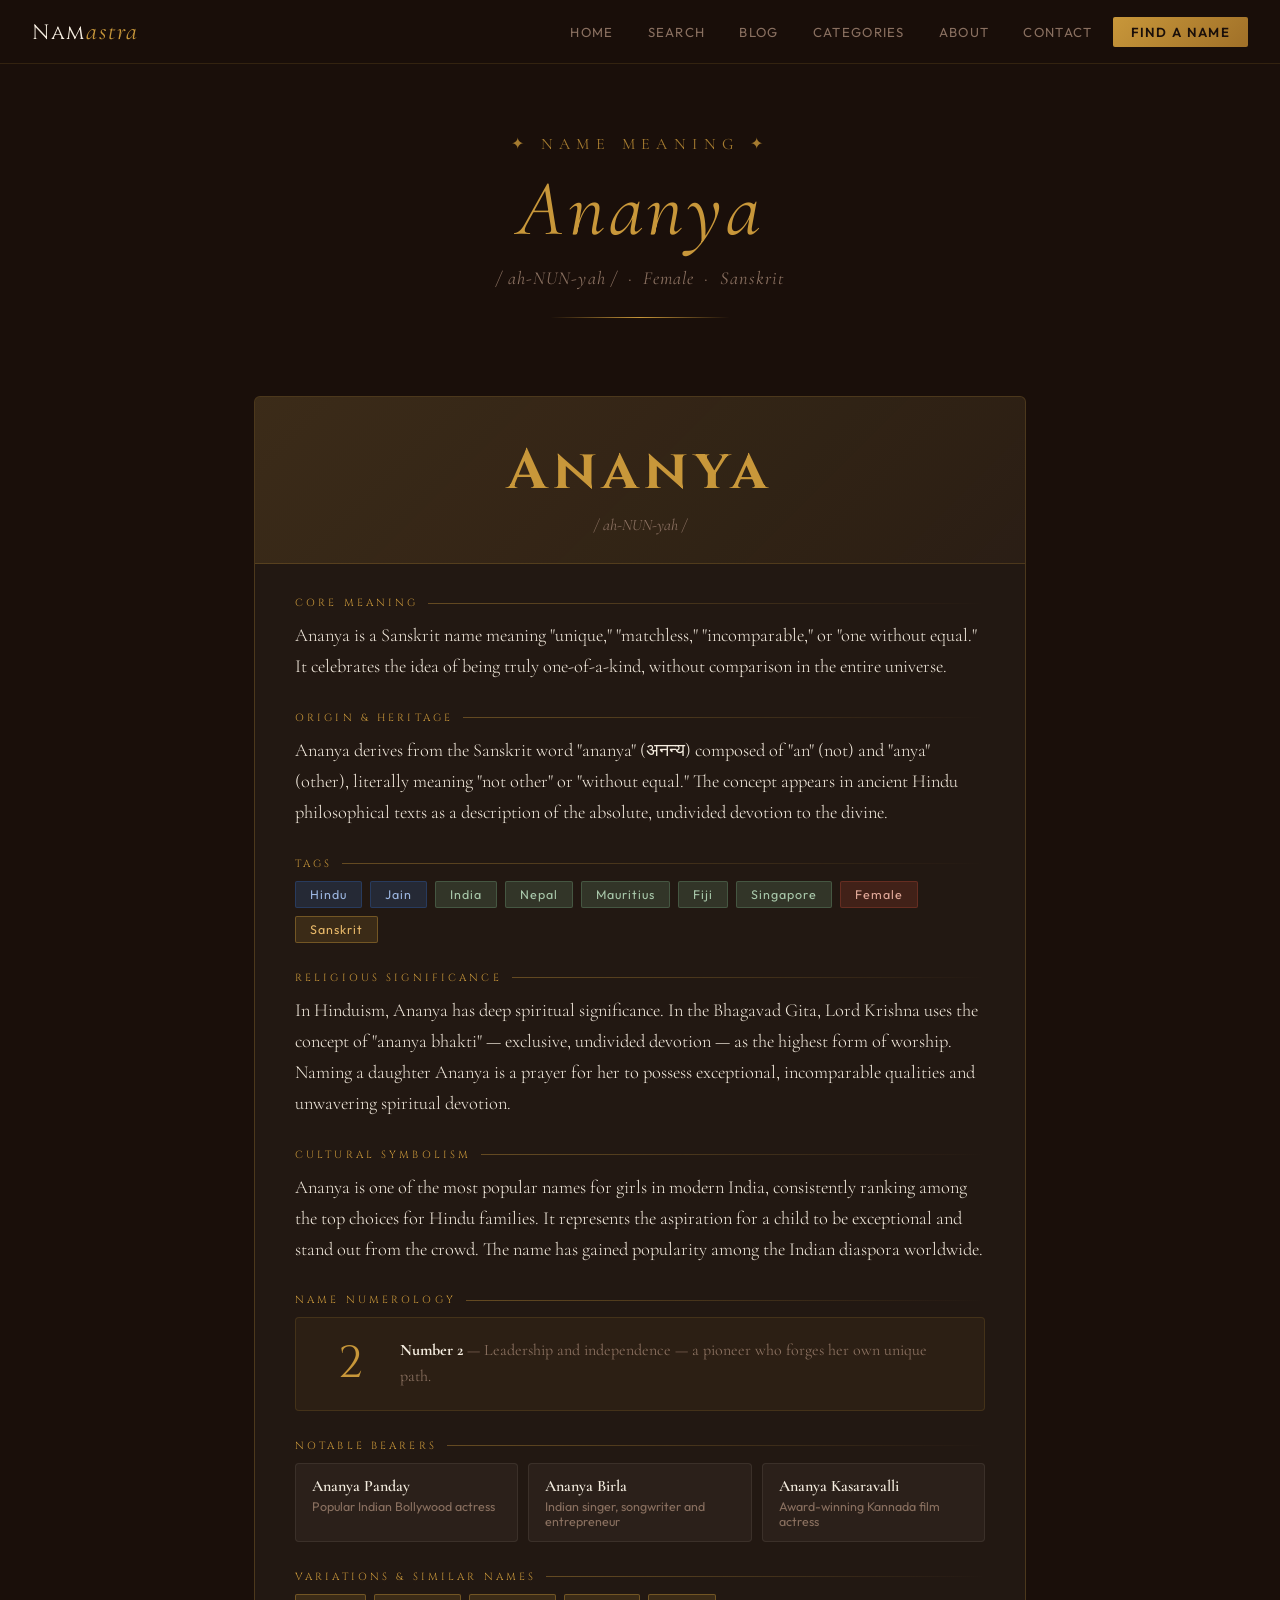
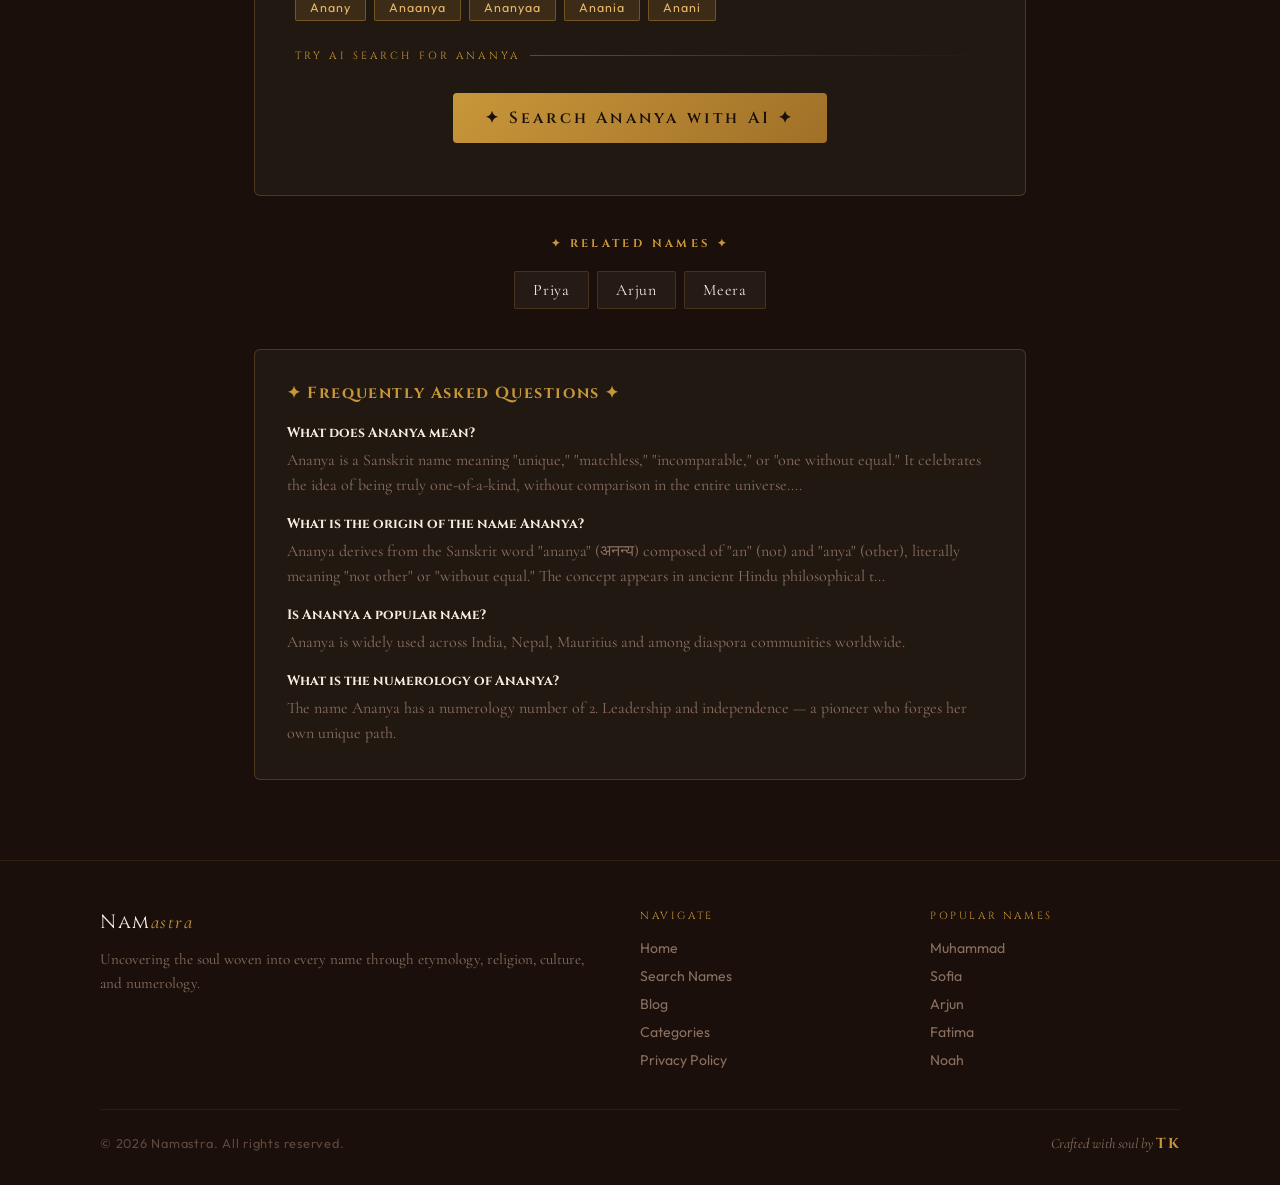
<file: blog/ananya-name-meaning.html>
<!DOCTYPE html>
<html lang="en">
<head>
  <meta charset="UTF-8"/>
  <meta name="viewport" content="width=device-width,initial-scale=1.0"/>
  <title>Ananya Name Meaning, Origin & Significance | Namastra</title>
  <meta name="description" content="Discover the meaning of Ananya — a Sanskrit name meaning "unique" or "without equal." Learn its deep Hindu significance in the Bhagavad Gita, cultural history, and famous bearers."/>
  <meta name="keywords" content="Ananya name meaning, Ananya Sanskrit meaning, Ananya Hindu name, what does Ananya mean, Ananya name origin, Ananya meaning in Hindi"/>
  <meta name="robots" content="index, follow"/>
  <link rel="canonical" href="https://namastra.netlify.app/blog/ananya-name-meaning.html"/>
  <meta property="og:title" content="Ananya Name Meaning — Namastra"/>
  <meta property="og:description" content="Discover the meaning of Ananya — a Sanskrit name meaning "unique" or "without equal." Learn its deep Hindu significance in the Bhagavad Gita, cultural history, and famous bearers."/>
  <meta property="og:url" content="https://namastra.netlify.app/blog/ananya-name-meaning.html"/>
  <meta property="og:type" content="article"/>
  <script type="application/ld+json">
  {
    "@context": "https://schema.org",
    "@type": "Article",
    "headline": "Ananya Name Meaning, Origin and Significance",
    "description": "Discover the meaning of Ananya — a Sanskrit name meaning "unique" or "without equal." Learn its deep Hindu significance in the Bhagavad Gita, cultural history, and famous bearers.",
    "author": {"@type": "Organization", "name": "Namastra"},
    "publisher": {"@type": "Organization", "name": "Namastra"},
    "datePublished": "2026-05-31",
    "dateModified": "2026-05-31",
    "mainEntityOfPage": "https://namastra.netlify.app/blog/ananya-name-meaning.html",
    "breadcrumb": {
      "@type": "BreadcrumbList",
      "itemListElement": [
        {"@type": "ListItem", "position": 1, "name": "Home", "item": "https://namastra.netlify.app/"},
        {"@type": "ListItem", "position": 2, "name": "Blog", "item": "https://namastra.netlify.app/blog.html"},
        {"@type": "ListItem", "position": 3, "name": "Ananya Name Meaning", "item": "https://namastra.netlify.app/blog/ananya-name-meaning.html"}
      ]
    },
    "about": {
      "@type": "Thing",
      "name": "Ananya",
      "description": "Ananya is a Sanskrit name meaning "unique," "matchless," "incomparable," or "one without equal." It celebrates the idea of being truly one-of-a-kind, without comparison in the entire universe."
    }
  }
  </script>
  <link rel="sitemap" type="application/xml" href="/sitemap.xml"/>
  <link rel="stylesheet" href="/shared.css"/>
</head>
<body>
<div class="stars" id="stars"></div>

<nav class="navbar" role="navigation" aria-label="Main navigation">
  <a href="/index.html" class="nav-brand">Nam<span>astra</span></a>
  <div class="nav-links">
    <a href="/index.html" class="nav-link">Home</a>
    <a href="/search.html" class="nav-link">Search</a>
    <a href="/blog.html" class="nav-link">Blog</a>
    <a href="/categories/index.html" class="nav-link">Categories</a>
    <a href="/about.html" class="nav-link">About</a>
    <a href="/contact.html" class="nav-link">Contact</a>
    <a href="/search.html" class="nav-link nav-cta">Find a Name</a>
  </div>
  <button class="hamburger" onclick="document.getElementById('mobileMenu').classList.toggle('open')" aria-label="Toggle menu">
    <span></span><span></span><span></span>
  </button>
</nav>
<div class="mobile-menu" id="mobileMenu">
  <a href="/index.html" class="nav-link">Home</a>
  <a href="/search.html" class="nav-link">Search</a>
  <a href="/blog.html" class="nav-link">Blog</a>
  <a href="/categories/index.html" class="nav-link">Categories</a>
  <a href="/about.html" class="nav-link">About</a>
  <a href="/contact.html" class="nav-link">Contact</a>
</div>

<header class="page-hero">
  <div class="page-eyebrow">✦ Name Meaning ✦</div>
  <h1 class="page-title"><span>Ananya</span></h1>
  <p class="page-subtitle">/ ah-NUN-yah / &nbsp;·&nbsp; Female &nbsp;·&nbsp; Sanskrit</p>
  <div class="divider"></div>
</header>

<main class="result-section show" style="max-width:820px;margin:0 auto;padding:0 24px 80px">
  <div class="result-card">
    <div class="card-header">
      <h2 class="name-display">Ananya</h2>
      <div class="name-pronunciation">/ ah-NUN-yah /</div>
    </div>
    <div class="card-body">

      <div class="info-block">
        <div class="info-label">Core Meaning</div>
        <p class="info-text">Ananya is a Sanskrit name meaning "unique," "matchless," "incomparable," or "one without equal." It celebrates the idea of being truly one-of-a-kind, without comparison in the entire universe.</p>
      </div>

      <div class="info-block">
        <div class="info-label">Origin & Heritage</div>
        <p class="info-text">Ananya derives from the Sanskrit word "ananya" (अनन्य) composed of "an" (not) and "anya" (other), literally meaning "not other" or "without equal." The concept appears in ancient Hindu philosophical texts as a description of the absolute, undivided devotion to the divine.</p>
      </div>

      <div class="info-block">
        <div class="info-label">Tags</div>
        <div class="tags-row">
          <span class="tag tag-religion">Hindu</span><span class="tag tag-religion">Jain</span>
          <span class="tag tag-country">India</span><span class="tag tag-country">Nepal</span><span class="tag tag-country">Mauritius</span><span class="tag tag-country">Fiji</span><span class="tag tag-country">Singapore</span>
          <span class="tag tag-gender">Female</span>
          <span class="tag tag-origin">Sanskrit</span>
        </div>
      </div>

      <div class="info-block">
        <div class="info-label">Religious Significance</div>
        <p class="info-text">In Hinduism, Ananya has deep spiritual significance. In the Bhagavad Gita, Lord Krishna uses the concept of "ananya bhakti" — exclusive, undivided devotion — as the highest form of worship. Naming a daughter Ananya is a prayer for her to possess exceptional, incomparable qualities and unwavering spiritual devotion.</p>
      </div>

      <div class="info-block">
        <div class="info-label">Cultural Symbolism</div>
        <p class="info-text">Ananya is one of the most popular names for girls in modern India, consistently ranking among the top choices for Hindu families. It represents the aspiration for a child to be exceptional and stand out from the crowd. The name has gained popularity among the Indian diaspora worldwide.</p>
      </div>

      <div class="info-block">
        <div class="info-label">Name Numerology</div>
        <div class="numerology-block">
          <div class="numerology-num">2</div>
          <div class="numerology-text"><strong style="color:var(--parchment)">Number 2</strong> — Leadership and independence — a pioneer who forges her own unique path.</div>
        </div>
      </div>

      <div class="info-block">
        <div class="info-label">Notable Bearers</div>
        <div class="famous-grid"><div class="famous-person"><div class="famous-name">Ananya Panday</div><div class="famous-desc">Popular Indian Bollywood actress</div></div><div class="famous-person"><div class="famous-name">Ananya Birla</div><div class="famous-desc">Indian singer, songwriter and entrepreneur</div></div><div class="famous-person"><div class="famous-name">Ananya Kasaravalli</div><div class="famous-desc">Award-winning Kannada film actress</div></div></div>
      </div>

      <div class="info-block">
        <div class="info-label">Variations & Similar Names</div>
        <div class="tags-row"><a href="/search?q=Anany" class="tag tag-origin" style="text-decoration:none;cursor:pointer">Anany</a><a href="/search?q=Anaanya" class="tag tag-origin" style="text-decoration:none;cursor:pointer">Anaanya</a><a href="/search?q=Ananyaa" class="tag tag-origin" style="text-decoration:none;cursor:pointer">Ananyaa</a><a href="/search?q=Anania" class="tag tag-origin" style="text-decoration:none;cursor:pointer">Anania</a><a href="/search?q=Anani" class="tag tag-origin" style="text-decoration:none;cursor:pointer">Anani</a></div>
      </div>

      <div class="info-block">
        <div class="info-label">Try AI Search for Ananya</div>
        <div style="text-align:center;padding:20px 0">
          <a href="/search.html?q=Ananya" class="btn-primary" style="display:inline-block;text-decoration:none;padding:14px 32px;width:auto">
            ✦ Search Ananya with AI ✦
          </a>
        </div>
      </div>

    </div>
  </div>

  <!-- Related Names -->
  <div style="margin-top:40px">
    <h2 class="section-title">✦ Related Names ✦</h2>
    <div class="popular-grid"><a href="/blog/priya-name-meaning.html" class="popular-chip" style="text-decoration:none">Priya</a><a href="/blog/arjun-name-meaning.html" class="popular-chip" style="text-decoration:none">Arjun</a><a href="/blog/meera-name-meaning.html" class="popular-chip" style="text-decoration:none">Meera</a></div>
  </div>

  <!-- FAQ Schema -->
  <div style="margin-top:40px;background:var(--card-bg);border:1px solid var(--card-border);border-radius:6px;padding:32px">
    <h2 style="font-family:'Cinzel',serif;font-size:1rem;color:var(--gold);letter-spacing:0.1em;margin-bottom:20px">✦ Frequently Asked Questions ✦</h2>
    <div style="display:flex;flex-direction:column;gap:16px">
      <div>
        <h3 style="font-family:'Cinzel',serif;font-size:0.85rem;color:var(--parchment);margin-bottom:6px">What does Ananya mean?</h3>
        <p style="font-family:'Cormorant Garamond',serif;font-size:1rem;color:var(--muted);line-height:1.6">Ananya is a Sanskrit name meaning "unique," "matchless," "incomparable," or "one without equal." It celebrates the idea of being truly one-of-a-kind, without comparison in the entire universe....</p>
      </div>
      <div>
        <h3 style="font-family:'Cinzel',serif;font-size:0.85rem;color:var(--parchment);margin-bottom:6px">What is the origin of the name Ananya?</h3>
        <p style="font-family:'Cormorant Garamond',serif;font-size:1rem;color:var(--muted);line-height:1.6">Ananya derives from the Sanskrit word "ananya" (अनन्य) composed of "an" (not) and "anya" (other), literally meaning "not other" or "without equal." The concept appears in ancient Hindu philosophical t...</p>
      </div>
      <div>
        <h3 style="font-family:'Cinzel',serif;font-size:0.85rem;color:var(--parchment);margin-bottom:6px">Is Ananya a popular name?</h3>
        <p style="font-family:'Cormorant Garamond',serif;font-size:1rem;color:var(--muted);line-height:1.6">Ananya is widely used across India, Nepal, Mauritius and among diaspora communities worldwide.</p>
      </div>
      <div>
        <h3 style="font-family:'Cinzel',serif;font-size:0.85rem;color:var(--parchment);margin-bottom:6px">What is the numerology of Ananya?</h3>
        <p style="font-family:'Cormorant Garamond',serif;font-size:1rem;color:var(--muted);line-height:1.6">The name Ananya has a numerology number of 2. Leadership and independence — a pioneer who forges her own unique path.</p>
      </div>
    </div>
  </div>

</main>

<footer>
  <div class="footer-grid">
    <div>
      <div class="footer-brand">Nam<span>astra</span></div>
      <p class="footer-desc">Uncovering the soul woven into every name through etymology, religion, culture, and numerology.</p>
    </div>
    <div>
      <div class="footer-heading">Navigate</div>
      <ul class="footer-links">
        <li><a href="/index.html">Home</a></li>
        <li><a href="/search.html">Search Names</a></li>
        <li><a href="/blog.html">Blog</a></li>
        <li><a href="/categories/index.html">Categories</a></li>
        <li><a href="/privacy.html">Privacy Policy</a></li>
      </ul>
    </div>
    <div>
      <div class="footer-heading">Popular Names</div>
      <ul class="footer-links">
        <li><a href="/blog/muhammad-name-meaning.html">Muhammad</a></li>
        <li><a href="/blog/sofia-name-meaning.html">Sofia</a></li>
        <li><a href="/blog/arjun-name-meaning.html">Arjun</a></li>
        <li><a href="/blog/fatima-name-meaning.html">Fatima</a></li>
        <li><a href="/blog/noah-name-meaning.html">Noah</a></li>
      </ul>
    </div>
  </div>
  <div class="footer-bottom">
    <div class="footer-copy">© 2026 Namastra. All rights reserved.</div>
    <div class="footer-made">Crafted with soul by <strong>TK</strong></div>
  </div>
</footer>

<script src="/shared.js"></script>
</body>
</html>
</file>
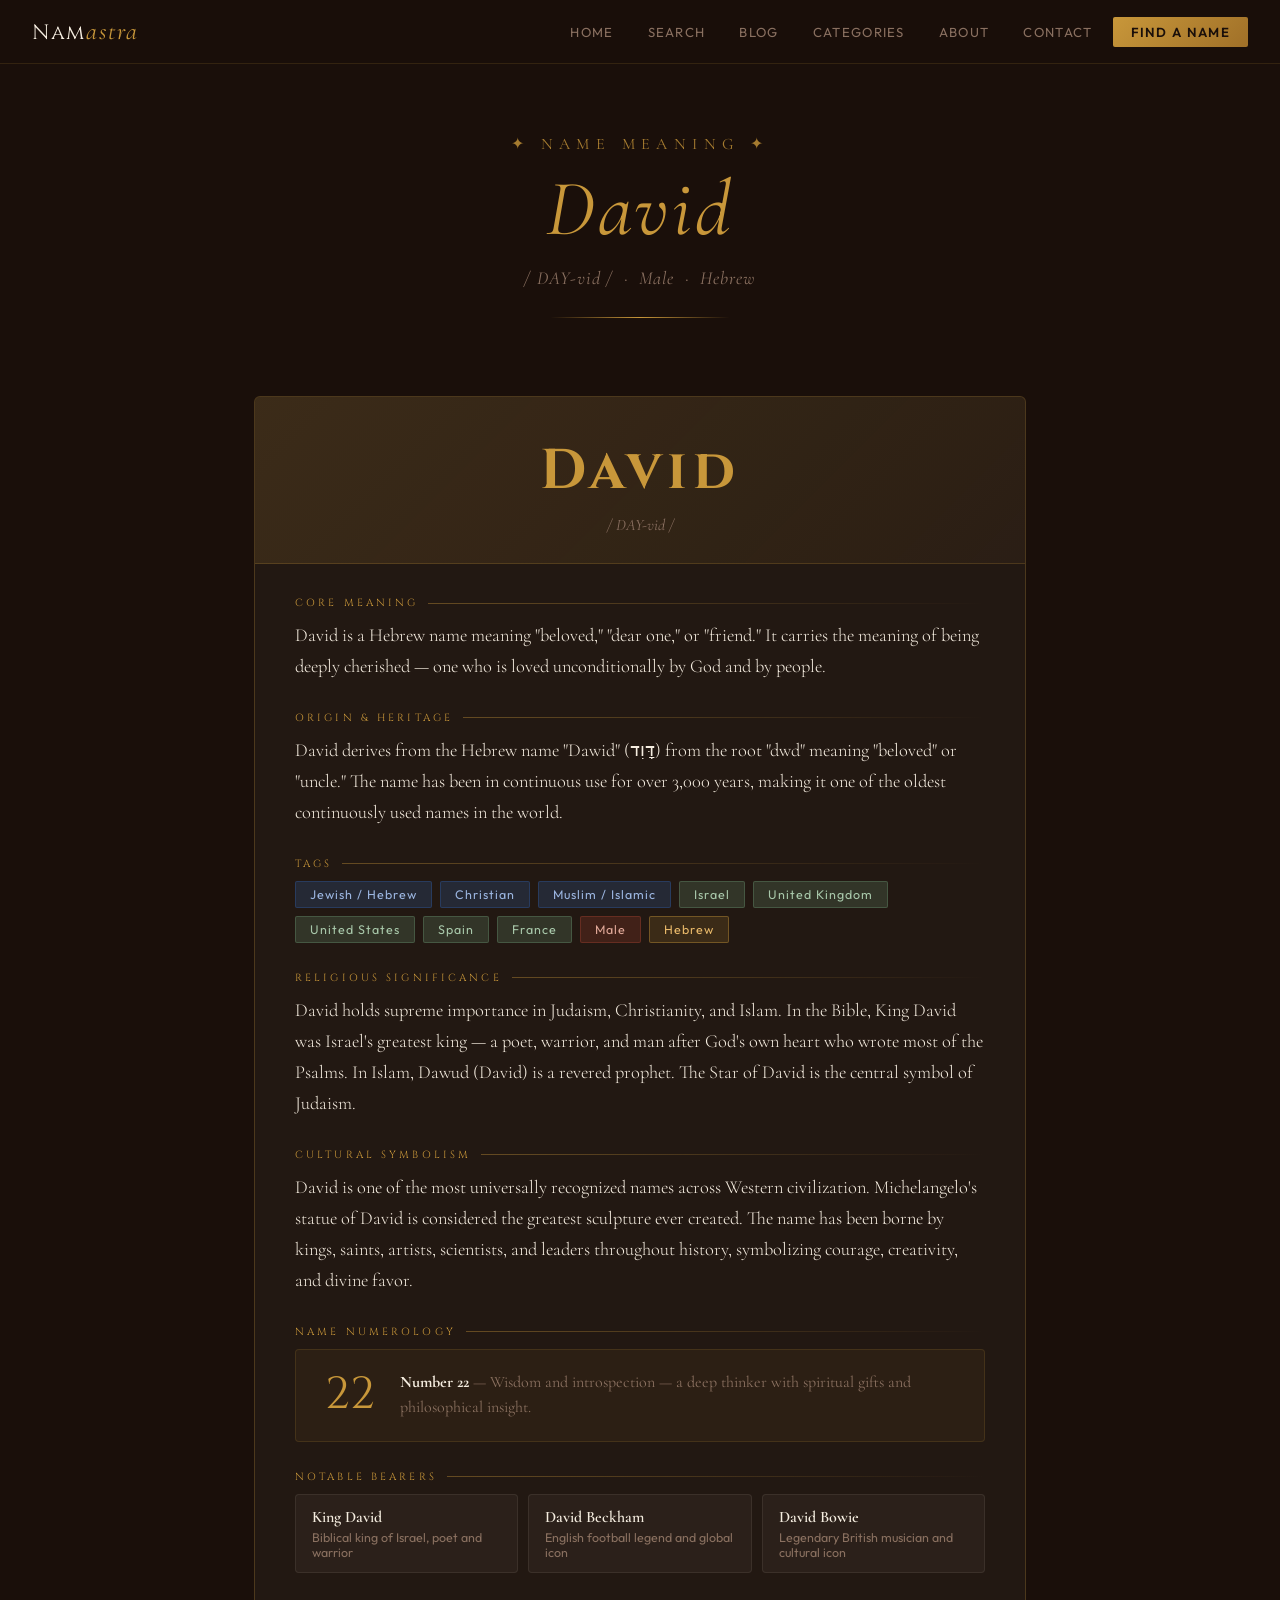
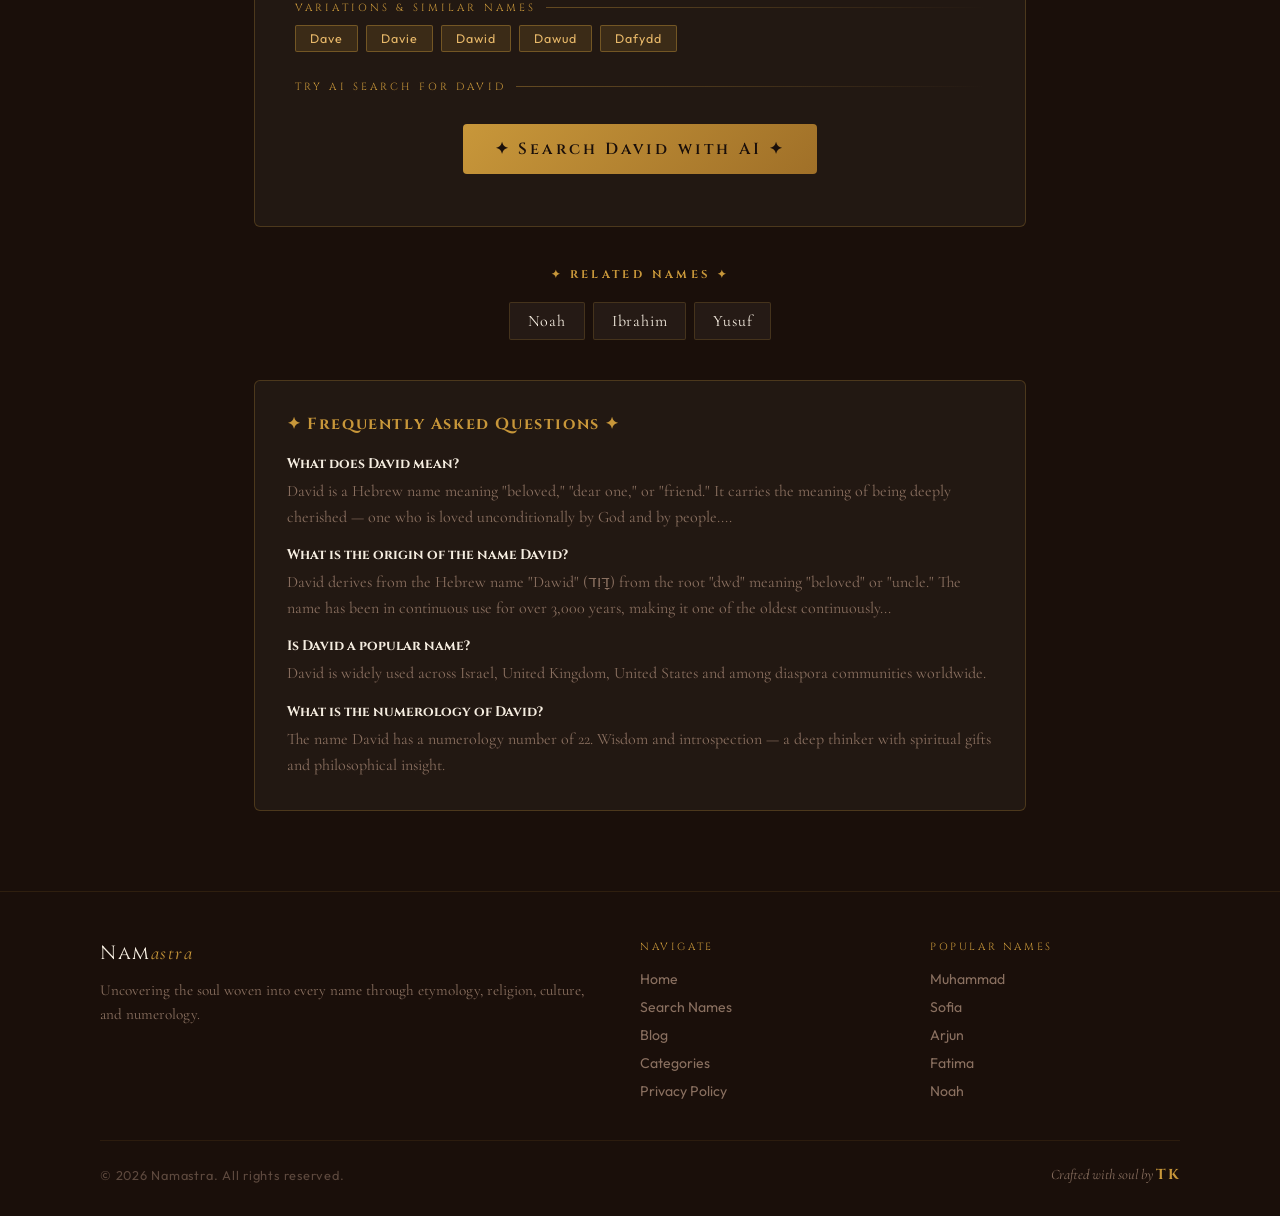
<file: blog/david-name-meaning.html>
<!DOCTYPE html>
<html lang="en">
<head>
  <meta charset="UTF-8"/>
  <meta name="viewport" content="width=device-width,initial-scale=1.0"/>
  <title>David Name Meaning, Origin & Significance | Namastra</title>
  <meta name="description" content="Discover the meaning of David — a Hebrew name meaning "beloved." Learn its significance in Judaism, Christianity and Islam, cultural history through King David, and famous bearers."/>
  <meta name="keywords" content="David name meaning, David Hebrew meaning, David Biblical name, what does David mean, David name origin, Dawud meaning Islam"/>
  <meta name="robots" content="index, follow"/>
  <link rel="canonical" href="https://namastra.netlify.app/blog/david-name-meaning.html"/>
  <meta property="og:title" content="David Name Meaning — Namastra"/>
  <meta property="og:description" content="Discover the meaning of David — a Hebrew name meaning "beloved." Learn its significance in Judaism, Christianity and Islam, cultural history through King David, and famous bearers."/>
  <meta property="og:url" content="https://namastra.netlify.app/blog/david-name-meaning.html"/>
  <meta property="og:type" content="article"/>
  <script type="application/ld+json">
  {
    "@context": "https://schema.org",
    "@type": "Article",
    "headline": "David Name Meaning, Origin and Significance",
    "description": "Discover the meaning of David — a Hebrew name meaning "beloved." Learn its significance in Judaism, Christianity and Islam, cultural history through King David, and famous bearers.",
    "author": {"@type": "Organization", "name": "Namastra"},
    "publisher": {"@type": "Organization", "name": "Namastra"},
    "datePublished": "2026-05-31",
    "dateModified": "2026-05-31",
    "mainEntityOfPage": "https://namastra.netlify.app/blog/david-name-meaning.html",
    "breadcrumb": {
      "@type": "BreadcrumbList",
      "itemListElement": [
        {"@type": "ListItem", "position": 1, "name": "Home", "item": "https://namastra.netlify.app/"},
        {"@type": "ListItem", "position": 2, "name": "Blog", "item": "https://namastra.netlify.app/blog.html"},
        {"@type": "ListItem", "position": 3, "name": "David Name Meaning", "item": "https://namastra.netlify.app/blog/david-name-meaning.html"}
      ]
    },
    "about": {
      "@type": "Thing",
      "name": "David",
      "description": "David is a Hebrew name meaning "beloved," "dear one," or "friend." It carries the meaning of being deeply cherished — one who is loved unconditionally by God and by people."
    }
  }
  </script>
  <link rel="sitemap" type="application/xml" href="/sitemap.xml"/>
  <link rel="stylesheet" href="/shared.css"/>
</head>
<body>
<div class="stars" id="stars"></div>

<nav class="navbar" role="navigation" aria-label="Main navigation">
  <a href="/index.html" class="nav-brand">Nam<span>astra</span></a>
  <div class="nav-links">
    <a href="/index.html" class="nav-link">Home</a>
    <a href="/search.html" class="nav-link">Search</a>
    <a href="/blog.html" class="nav-link">Blog</a>
    <a href="/categories/index.html" class="nav-link">Categories</a>
    <a href="/about.html" class="nav-link">About</a>
    <a href="/contact.html" class="nav-link">Contact</a>
    <a href="/search.html" class="nav-link nav-cta">Find a Name</a>
  </div>
  <button class="hamburger" onclick="document.getElementById('mobileMenu').classList.toggle('open')" aria-label="Toggle menu">
    <span></span><span></span><span></span>
  </button>
</nav>
<div class="mobile-menu" id="mobileMenu">
  <a href="/index.html" class="nav-link">Home</a>
  <a href="/search.html" class="nav-link">Search</a>
  <a href="/blog.html" class="nav-link">Blog</a>
  <a href="/categories/index.html" class="nav-link">Categories</a>
  <a href="/about.html" class="nav-link">About</a>
  <a href="/contact.html" class="nav-link">Contact</a>
</div>

<header class="page-hero">
  <div class="page-eyebrow">✦ Name Meaning ✦</div>
  <h1 class="page-title"><span>David</span></h1>
  <p class="page-subtitle">/ DAY-vid / &nbsp;·&nbsp; Male &nbsp;·&nbsp; Hebrew</p>
  <div class="divider"></div>
</header>

<main class="result-section show" style="max-width:820px;margin:0 auto;padding:0 24px 80px">
  <div class="result-card">
    <div class="card-header">
      <h2 class="name-display">David</h2>
      <div class="name-pronunciation">/ DAY-vid /</div>
    </div>
    <div class="card-body">

      <div class="info-block">
        <div class="info-label">Core Meaning</div>
        <p class="info-text">David is a Hebrew name meaning "beloved," "dear one," or "friend." It carries the meaning of being deeply cherished — one who is loved unconditionally by God and by people.</p>
      </div>

      <div class="info-block">
        <div class="info-label">Origin & Heritage</div>
        <p class="info-text">David derives from the Hebrew name "Dawid" (דָּוִד) from the root "dwd" meaning "beloved" or "uncle." The name has been in continuous use for over 3,000 years, making it one of the oldest continuously used names in the world.</p>
      </div>

      <div class="info-block">
        <div class="info-label">Tags</div>
        <div class="tags-row">
          <span class="tag tag-religion">Jewish / Hebrew</span><span class="tag tag-religion">Christian</span><span class="tag tag-religion">Muslim / Islamic</span>
          <span class="tag tag-country">Israel</span><span class="tag tag-country">United Kingdom</span><span class="tag tag-country">United States</span><span class="tag tag-country">Spain</span><span class="tag tag-country">France</span>
          <span class="tag tag-gender">Male</span>
          <span class="tag tag-origin">Hebrew</span>
        </div>
      </div>

      <div class="info-block">
        <div class="info-label">Religious Significance</div>
        <p class="info-text">David holds supreme importance in Judaism, Christianity, and Islam. In the Bible, King David was Israel's greatest king — a poet, warrior, and man after God's own heart who wrote most of the Psalms. In Islam, Dawud (David) is a revered prophet. The Star of David is the central symbol of Judaism.</p>
      </div>

      <div class="info-block">
        <div class="info-label">Cultural Symbolism</div>
        <p class="info-text">David is one of the most universally recognized names across Western civilization. Michelangelo's statue of David is considered the greatest sculpture ever created. The name has been borne by kings, saints, artists, scientists, and leaders throughout history, symbolizing courage, creativity, and divine favor.</p>
      </div>

      <div class="info-block">
        <div class="info-label">Name Numerology</div>
        <div class="numerology-block">
          <div class="numerology-num">22</div>
          <div class="numerology-text"><strong style="color:var(--parchment)">Number 22</strong> — Wisdom and introspection — a deep thinker with spiritual gifts and philosophical insight.</div>
        </div>
      </div>

      <div class="info-block">
        <div class="info-label">Notable Bearers</div>
        <div class="famous-grid"><div class="famous-person"><div class="famous-name">King David</div><div class="famous-desc">Biblical king of Israel, poet and warrior</div></div><div class="famous-person"><div class="famous-name">David Beckham</div><div class="famous-desc">English football legend and global icon</div></div><div class="famous-person"><div class="famous-name">David Bowie</div><div class="famous-desc">Legendary British musician and cultural icon</div></div></div>
      </div>

      <div class="info-block">
        <div class="info-label">Variations & Similar Names</div>
        <div class="tags-row"><a href="/search?q=Dave" class="tag tag-origin" style="text-decoration:none;cursor:pointer">Dave</a><a href="/search?q=Davie" class="tag tag-origin" style="text-decoration:none;cursor:pointer">Davie</a><a href="/search?q=Dawid" class="tag tag-origin" style="text-decoration:none;cursor:pointer">Dawid</a><a href="/search?q=Dawud" class="tag tag-origin" style="text-decoration:none;cursor:pointer">Dawud</a><a href="/search?q=Dafydd" class="tag tag-origin" style="text-decoration:none;cursor:pointer">Dafydd</a></div>
      </div>

      <div class="info-block">
        <div class="info-label">Try AI Search for David</div>
        <div style="text-align:center;padding:20px 0">
          <a href="/search.html?q=David" class="btn-primary" style="display:inline-block;text-decoration:none;padding:14px 32px;width:auto">
            ✦ Search David with AI ✦
          </a>
        </div>
      </div>

    </div>
  </div>

  <!-- Related Names -->
  <div style="margin-top:40px">
    <h2 class="section-title">✦ Related Names ✦</h2>
    <div class="popular-grid"><a href="/blog/noah-name-meaning.html" class="popular-chip" style="text-decoration:none">Noah</a><a href="/blog/ibrahim-name-meaning.html" class="popular-chip" style="text-decoration:none">Ibrahim</a><a href="/blog/yusuf-name-meaning.html" class="popular-chip" style="text-decoration:none">Yusuf</a></div>
  </div>

  <!-- FAQ Schema -->
  <div style="margin-top:40px;background:var(--card-bg);border:1px solid var(--card-border);border-radius:6px;padding:32px">
    <h2 style="font-family:'Cinzel',serif;font-size:1rem;color:var(--gold);letter-spacing:0.1em;margin-bottom:20px">✦ Frequently Asked Questions ✦</h2>
    <div style="display:flex;flex-direction:column;gap:16px">
      <div>
        <h3 style="font-family:'Cinzel',serif;font-size:0.85rem;color:var(--parchment);margin-bottom:6px">What does David mean?</h3>
        <p style="font-family:'Cormorant Garamond',serif;font-size:1rem;color:var(--muted);line-height:1.6">David is a Hebrew name meaning "beloved," "dear one," or "friend." It carries the meaning of being deeply cherished — one who is loved unconditionally by God and by people....</p>
      </div>
      <div>
        <h3 style="font-family:'Cinzel',serif;font-size:0.85rem;color:var(--parchment);margin-bottom:6px">What is the origin of the name David?</h3>
        <p style="font-family:'Cormorant Garamond',serif;font-size:1rem;color:var(--muted);line-height:1.6">David derives from the Hebrew name "Dawid" (דָּוִד) from the root "dwd" meaning "beloved" or "uncle." The name has been in continuous use for over 3,000 years, making it one of the oldest continuously...</p>
      </div>
      <div>
        <h3 style="font-family:'Cinzel',serif;font-size:0.85rem;color:var(--parchment);margin-bottom:6px">Is David a popular name?</h3>
        <p style="font-family:'Cormorant Garamond',serif;font-size:1rem;color:var(--muted);line-height:1.6">David is widely used across Israel, United Kingdom, United States and among diaspora communities worldwide.</p>
      </div>
      <div>
        <h3 style="font-family:'Cinzel',serif;font-size:0.85rem;color:var(--parchment);margin-bottom:6px">What is the numerology of David?</h3>
        <p style="font-family:'Cormorant Garamond',serif;font-size:1rem;color:var(--muted);line-height:1.6">The name David has a numerology number of 22. Wisdom and introspection — a deep thinker with spiritual gifts and philosophical insight.</p>
      </div>
    </div>
  </div>

</main>

<footer>
  <div class="footer-grid">
    <div>
      <div class="footer-brand">Nam<span>astra</span></div>
      <p class="footer-desc">Uncovering the soul woven into every name through etymology, religion, culture, and numerology.</p>
    </div>
    <div>
      <div class="footer-heading">Navigate</div>
      <ul class="footer-links">
        <li><a href="/index.html">Home</a></li>
        <li><a href="/search.html">Search Names</a></li>
        <li><a href="/blog.html">Blog</a></li>
        <li><a href="/categories/index.html">Categories</a></li>
        <li><a href="/privacy.html">Privacy Policy</a></li>
      </ul>
    </div>
    <div>
      <div class="footer-heading">Popular Names</div>
      <ul class="footer-links">
        <li><a href="/blog/muhammad-name-meaning.html">Muhammad</a></li>
        <li><a href="/blog/sofia-name-meaning.html">Sofia</a></li>
        <li><a href="/blog/arjun-name-meaning.html">Arjun</a></li>
        <li><a href="/blog/fatima-name-meaning.html">Fatima</a></li>
        <li><a href="/blog/noah-name-meaning.html">Noah</a></li>
      </ul>
    </div>
  </div>
  <div class="footer-bottom">
    <div class="footer-copy">© 2026 Namastra. All rights reserved.</div>
    <div class="footer-made">Crafted with soul by <strong>TK</strong></div>
  </div>
</footer>

<script src="/shared.js"></script>
</body>
</html>
</file>
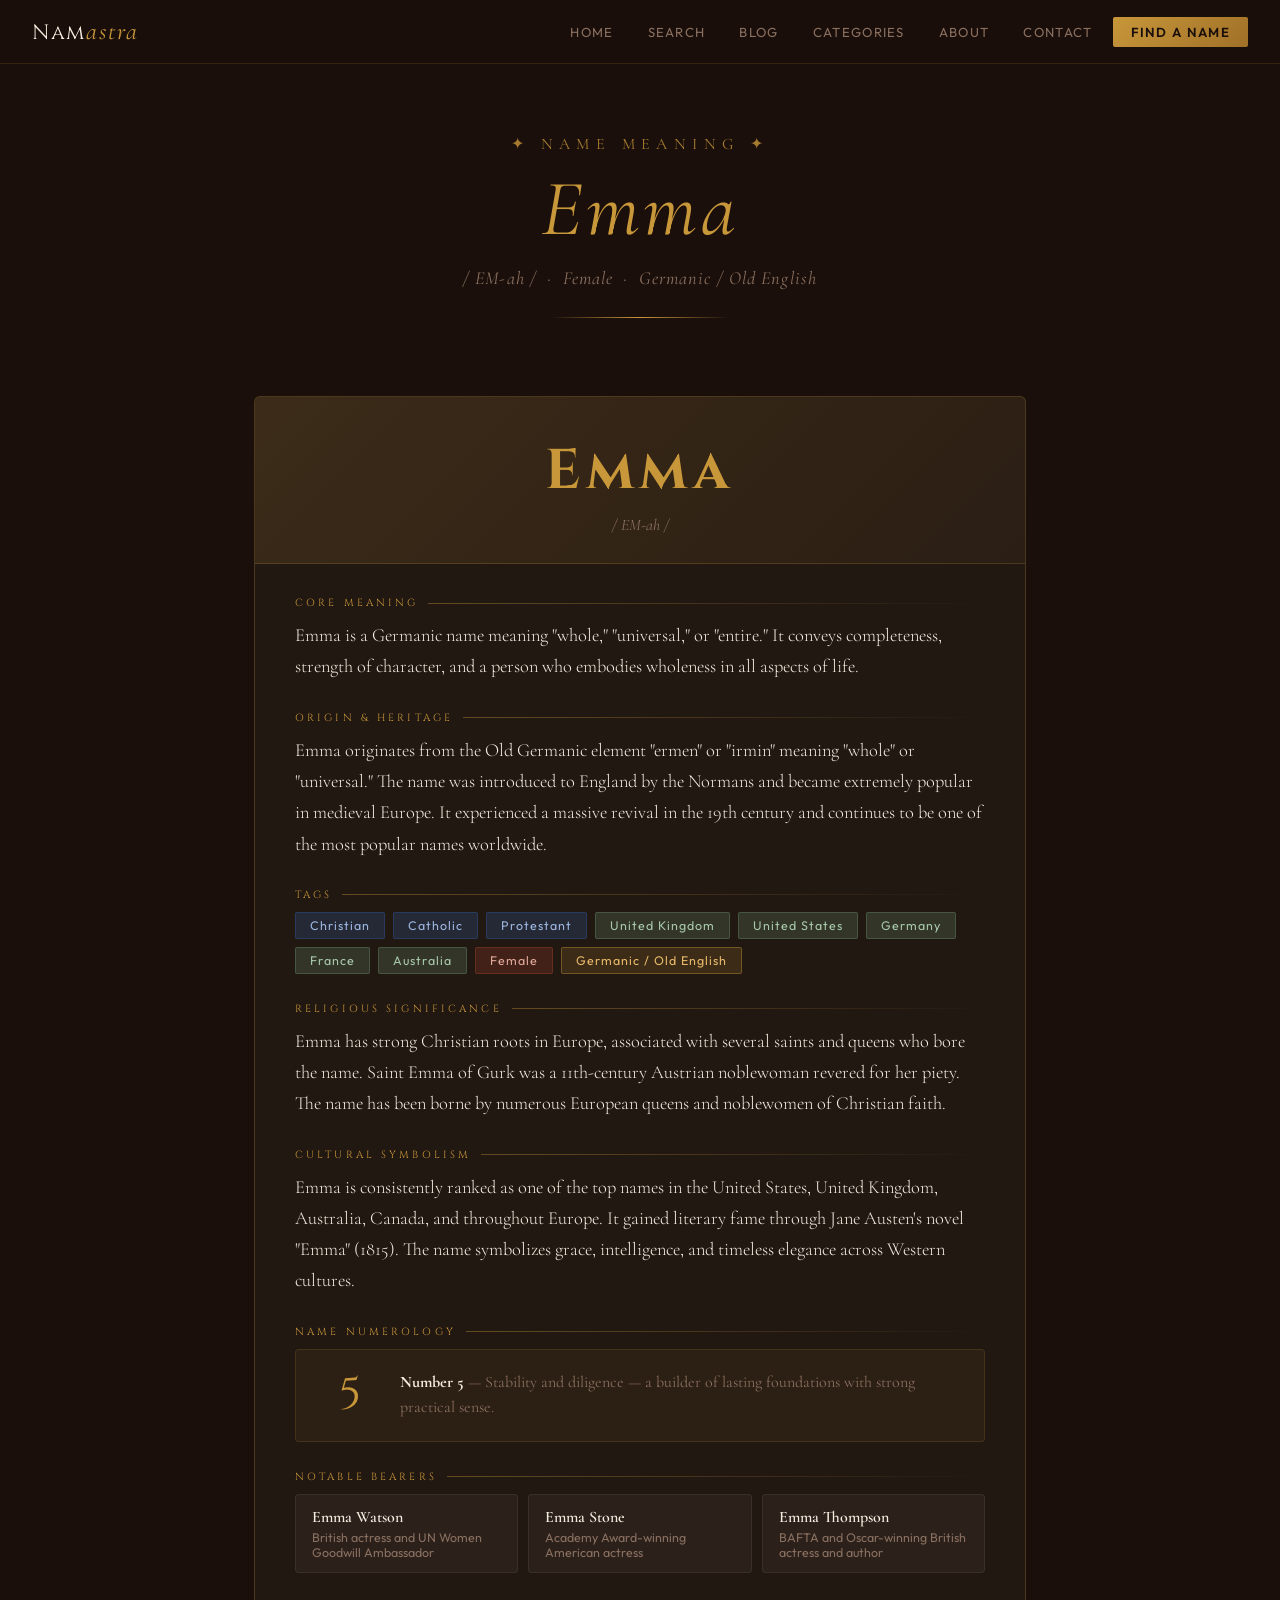
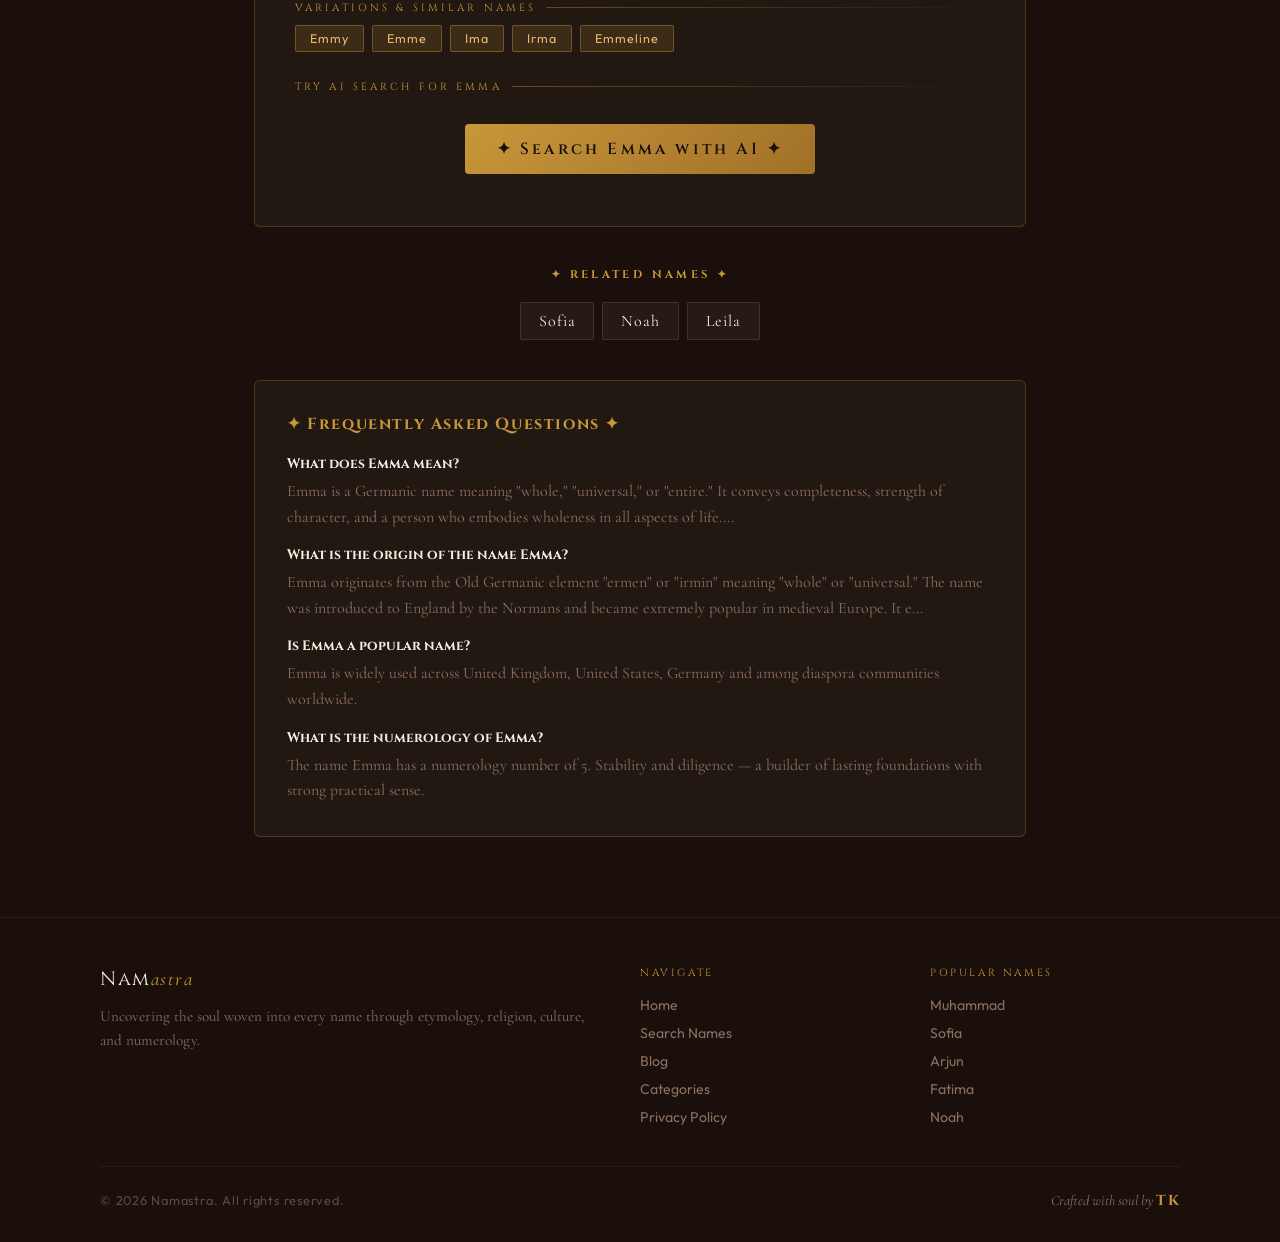
<file: blog/emma-name-meaning.html>
<!DOCTYPE html>
<html lang="en">
<head>
  <meta charset="UTF-8"/>
  <meta name="viewport" content="width=device-width,initial-scale=1.0"/>
  <title>Emma Name Meaning, Origin & Significance | Namastra</title>
  <meta name="description" content="Discover the meaning of Emma — a Germanic name meaning "whole" or "universal." Learn its Christian history, European cultural significance, numerology, and famous bearers."/>
  <meta name="keywords" content="Emma name meaning, Emma Germanic meaning, Emma name origin, what does Emma mean, Emma meaning English, Emma baby name"/>
  <meta name="robots" content="index, follow"/>
  <link rel="canonical" href="https://namastra.netlify.app/blog/emma-name-meaning.html"/>
  <meta property="og:title" content="Emma Name Meaning — Namastra"/>
  <meta property="og:description" content="Discover the meaning of Emma — a Germanic name meaning "whole" or "universal." Learn its Christian history, European cultural significance, numerology, and famous bearers."/>
  <meta property="og:url" content="https://namastra.netlify.app/blog/emma-name-meaning.html"/>
  <meta property="og:type" content="article"/>
  <script type="application/ld+json">
  {
    "@context": "https://schema.org",
    "@type": "Article",
    "headline": "Emma Name Meaning, Origin and Significance",
    "description": "Discover the meaning of Emma — a Germanic name meaning "whole" or "universal." Learn its Christian history, European cultural significance, numerology, and famous bearers.",
    "author": {"@type": "Organization", "name": "Namastra"},
    "publisher": {"@type": "Organization", "name": "Namastra"},
    "datePublished": "2026-05-31",
    "dateModified": "2026-05-31",
    "mainEntityOfPage": "https://namastra.netlify.app/blog/emma-name-meaning.html",
    "breadcrumb": {
      "@type": "BreadcrumbList",
      "itemListElement": [
        {"@type": "ListItem", "position": 1, "name": "Home", "item": "https://namastra.netlify.app/"},
        {"@type": "ListItem", "position": 2, "name": "Blog", "item": "https://namastra.netlify.app/blog.html"},
        {"@type": "ListItem", "position": 3, "name": "Emma Name Meaning", "item": "https://namastra.netlify.app/blog/emma-name-meaning.html"}
      ]
    },
    "about": {
      "@type": "Thing",
      "name": "Emma",
      "description": "Emma is a Germanic name meaning "whole," "universal," or "entire." It conveys completeness, strength of character, and a person who embodies wholeness in all aspects of life."
    }
  }
  </script>
  <link rel="sitemap" type="application/xml" href="/sitemap.xml"/>
  <link rel="stylesheet" href="/shared.css"/>
</head>
<body>
<div class="stars" id="stars"></div>

<nav class="navbar" role="navigation" aria-label="Main navigation">
  <a href="/index.html" class="nav-brand">Nam<span>astra</span></a>
  <div class="nav-links">
    <a href="/index.html" class="nav-link">Home</a>
    <a href="/search.html" class="nav-link">Search</a>
    <a href="/blog.html" class="nav-link">Blog</a>
    <a href="/categories/index.html" class="nav-link">Categories</a>
    <a href="/about.html" class="nav-link">About</a>
    <a href="/contact.html" class="nav-link">Contact</a>
    <a href="/search.html" class="nav-link nav-cta">Find a Name</a>
  </div>
  <button class="hamburger" onclick="document.getElementById('mobileMenu').classList.toggle('open')" aria-label="Toggle menu">
    <span></span><span></span><span></span>
  </button>
</nav>
<div class="mobile-menu" id="mobileMenu">
  <a href="/index.html" class="nav-link">Home</a>
  <a href="/search.html" class="nav-link">Search</a>
  <a href="/blog.html" class="nav-link">Blog</a>
  <a href="/categories/index.html" class="nav-link">Categories</a>
  <a href="/about.html" class="nav-link">About</a>
  <a href="/contact.html" class="nav-link">Contact</a>
</div>

<header class="page-hero">
  <div class="page-eyebrow">✦ Name Meaning ✦</div>
  <h1 class="page-title"><span>Emma</span></h1>
  <p class="page-subtitle">/ EM-ah / &nbsp;·&nbsp; Female &nbsp;·&nbsp; Germanic / Old English</p>
  <div class="divider"></div>
</header>

<main class="result-section show" style="max-width:820px;margin:0 auto;padding:0 24px 80px">
  <div class="result-card">
    <div class="card-header">
      <h2 class="name-display">Emma</h2>
      <div class="name-pronunciation">/ EM-ah /</div>
    </div>
    <div class="card-body">

      <div class="info-block">
        <div class="info-label">Core Meaning</div>
        <p class="info-text">Emma is a Germanic name meaning "whole," "universal," or "entire." It conveys completeness, strength of character, and a person who embodies wholeness in all aspects of life.</p>
      </div>

      <div class="info-block">
        <div class="info-label">Origin & Heritage</div>
        <p class="info-text">Emma originates from the Old Germanic element "ermen" or "irmin" meaning "whole" or "universal." The name was introduced to England by the Normans and became extremely popular in medieval Europe. It experienced a massive revival in the 19th century and continues to be one of the most popular names worldwide.</p>
      </div>

      <div class="info-block">
        <div class="info-label">Tags</div>
        <div class="tags-row">
          <span class="tag tag-religion">Christian</span><span class="tag tag-religion">Catholic</span><span class="tag tag-religion">Protestant</span>
          <span class="tag tag-country">United Kingdom</span><span class="tag tag-country">United States</span><span class="tag tag-country">Germany</span><span class="tag tag-country">France</span><span class="tag tag-country">Australia</span>
          <span class="tag tag-gender">Female</span>
          <span class="tag tag-origin">Germanic / Old English</span>
        </div>
      </div>

      <div class="info-block">
        <div class="info-label">Religious Significance</div>
        <p class="info-text">Emma has strong Christian roots in Europe, associated with several saints and queens who bore the name. Saint Emma of Gurk was a 11th-century Austrian noblewoman revered for her piety. The name has been borne by numerous European queens and noblewomen of Christian faith.</p>
      </div>

      <div class="info-block">
        <div class="info-label">Cultural Symbolism</div>
        <p class="info-text">Emma is consistently ranked as one of the top names in the United States, United Kingdom, Australia, Canada, and throughout Europe. It gained literary fame through Jane Austen's novel "Emma" (1815). The name symbolizes grace, intelligence, and timeless elegance across Western cultures.</p>
      </div>

      <div class="info-block">
        <div class="info-label">Name Numerology</div>
        <div class="numerology-block">
          <div class="numerology-num">5</div>
          <div class="numerology-text"><strong style="color:var(--parchment)">Number 5</strong> — Stability and diligence — a builder of lasting foundations with strong practical sense.</div>
        </div>
      </div>

      <div class="info-block">
        <div class="info-label">Notable Bearers</div>
        <div class="famous-grid"><div class="famous-person"><div class="famous-name">Emma Watson</div><div class="famous-desc">British actress and UN Women Goodwill Ambassador</div></div><div class="famous-person"><div class="famous-name">Emma Stone</div><div class="famous-desc">Academy Award-winning American actress</div></div><div class="famous-person"><div class="famous-name">Emma Thompson</div><div class="famous-desc">BAFTA and Oscar-winning British actress and author</div></div></div>
      </div>

      <div class="info-block">
        <div class="info-label">Variations & Similar Names</div>
        <div class="tags-row"><a href="/search?q=Emmy" class="tag tag-origin" style="text-decoration:none;cursor:pointer">Emmy</a><a href="/search?q=Emme" class="tag tag-origin" style="text-decoration:none;cursor:pointer">Emme</a><a href="/search?q=Ima" class="tag tag-origin" style="text-decoration:none;cursor:pointer">Ima</a><a href="/search?q=Irma" class="tag tag-origin" style="text-decoration:none;cursor:pointer">Irma</a><a href="/search?q=Emmeline" class="tag tag-origin" style="text-decoration:none;cursor:pointer">Emmeline</a></div>
      </div>

      <div class="info-block">
        <div class="info-label">Try AI Search for Emma</div>
        <div style="text-align:center;padding:20px 0">
          <a href="/search.html?q=Emma" class="btn-primary" style="display:inline-block;text-decoration:none;padding:14px 32px;width:auto">
            ✦ Search Emma with AI ✦
          </a>
        </div>
      </div>

    </div>
  </div>

  <!-- Related Names -->
  <div style="margin-top:40px">
    <h2 class="section-title">✦ Related Names ✦</h2>
    <div class="popular-grid"><a href="/blog/sofia-name-meaning.html" class="popular-chip" style="text-decoration:none">Sofia</a><a href="/blog/noah-name-meaning.html" class="popular-chip" style="text-decoration:none">Noah</a><a href="/blog/leila-name-meaning.html" class="popular-chip" style="text-decoration:none">Leila</a></div>
  </div>

  <!-- FAQ Schema -->
  <div style="margin-top:40px;background:var(--card-bg);border:1px solid var(--card-border);border-radius:6px;padding:32px">
    <h2 style="font-family:'Cinzel',serif;font-size:1rem;color:var(--gold);letter-spacing:0.1em;margin-bottom:20px">✦ Frequently Asked Questions ✦</h2>
    <div style="display:flex;flex-direction:column;gap:16px">
      <div>
        <h3 style="font-family:'Cinzel',serif;font-size:0.85rem;color:var(--parchment);margin-bottom:6px">What does Emma mean?</h3>
        <p style="font-family:'Cormorant Garamond',serif;font-size:1rem;color:var(--muted);line-height:1.6">Emma is a Germanic name meaning "whole," "universal," or "entire." It conveys completeness, strength of character, and a person who embodies wholeness in all aspects of life....</p>
      </div>
      <div>
        <h3 style="font-family:'Cinzel',serif;font-size:0.85rem;color:var(--parchment);margin-bottom:6px">What is the origin of the name Emma?</h3>
        <p style="font-family:'Cormorant Garamond',serif;font-size:1rem;color:var(--muted);line-height:1.6">Emma originates from the Old Germanic element "ermen" or "irmin" meaning "whole" or "universal." The name was introduced to England by the Normans and became extremely popular in medieval Europe. It e...</p>
      </div>
      <div>
        <h3 style="font-family:'Cinzel',serif;font-size:0.85rem;color:var(--parchment);margin-bottom:6px">Is Emma a popular name?</h3>
        <p style="font-family:'Cormorant Garamond',serif;font-size:1rem;color:var(--muted);line-height:1.6">Emma is widely used across United Kingdom, United States, Germany and among diaspora communities worldwide.</p>
      </div>
      <div>
        <h3 style="font-family:'Cinzel',serif;font-size:0.85rem;color:var(--parchment);margin-bottom:6px">What is the numerology of Emma?</h3>
        <p style="font-family:'Cormorant Garamond',serif;font-size:1rem;color:var(--muted);line-height:1.6">The name Emma has a numerology number of 5. Stability and diligence — a builder of lasting foundations with strong practical sense.</p>
      </div>
    </div>
  </div>

</main>

<footer>
  <div class="footer-grid">
    <div>
      <div class="footer-brand">Nam<span>astra</span></div>
      <p class="footer-desc">Uncovering the soul woven into every name through etymology, religion, culture, and numerology.</p>
    </div>
    <div>
      <div class="footer-heading">Navigate</div>
      <ul class="footer-links">
        <li><a href="/index.html">Home</a></li>
        <li><a href="/search.html">Search Names</a></li>
        <li><a href="/blog.html">Blog</a></li>
        <li><a href="/categories/index.html">Categories</a></li>
        <li><a href="/privacy.html">Privacy Policy</a></li>
      </ul>
    </div>
    <div>
      <div class="footer-heading">Popular Names</div>
      <ul class="footer-links">
        <li><a href="/blog/muhammad-name-meaning.html">Muhammad</a></li>
        <li><a href="/blog/sofia-name-meaning.html">Sofia</a></li>
        <li><a href="/blog/arjun-name-meaning.html">Arjun</a></li>
        <li><a href="/blog/fatima-name-meaning.html">Fatima</a></li>
        <li><a href="/blog/noah-name-meaning.html">Noah</a></li>
      </ul>
    </div>
  </div>
  <div class="footer-bottom">
    <div class="footer-copy">© 2026 Namastra. All rights reserved.</div>
    <div class="footer-made">Crafted with soul by <strong>TK</strong></div>
  </div>
</footer>

<script src="/shared.js"></script>
</body>
</html>
</file>
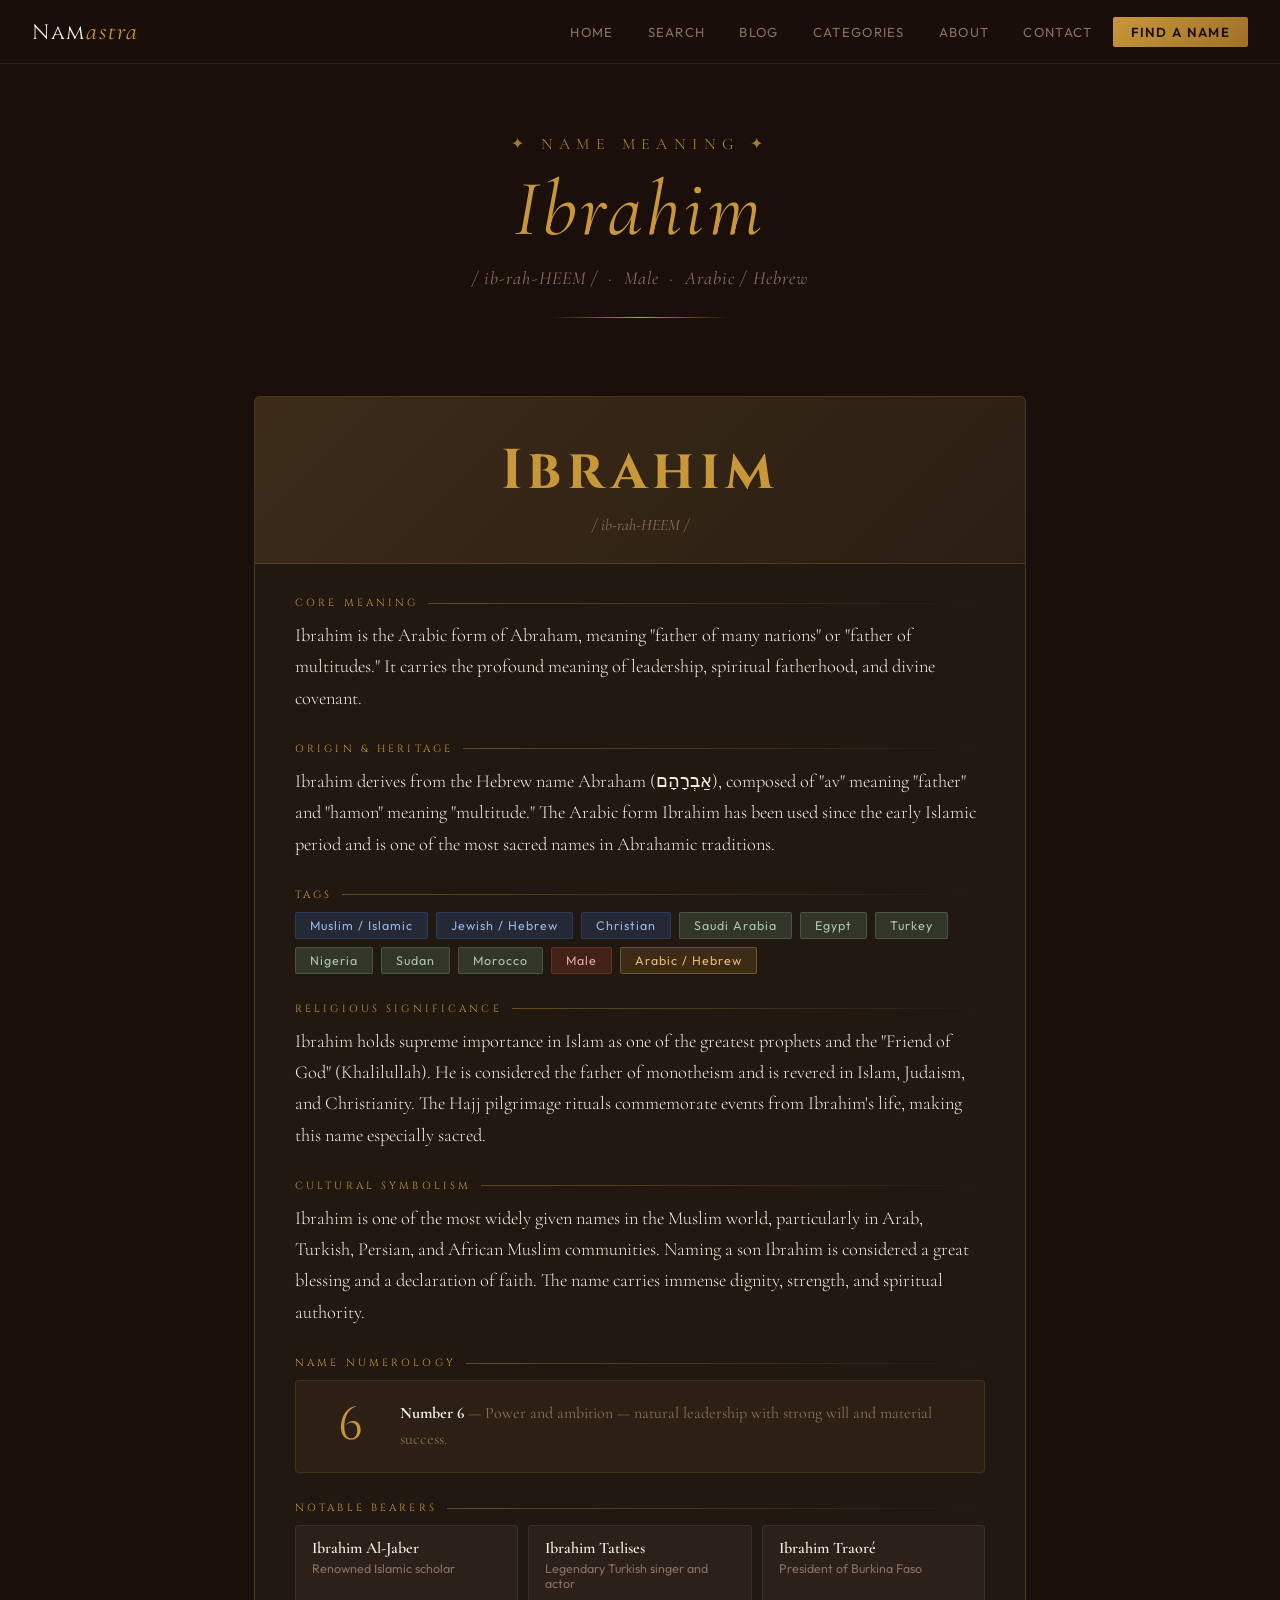
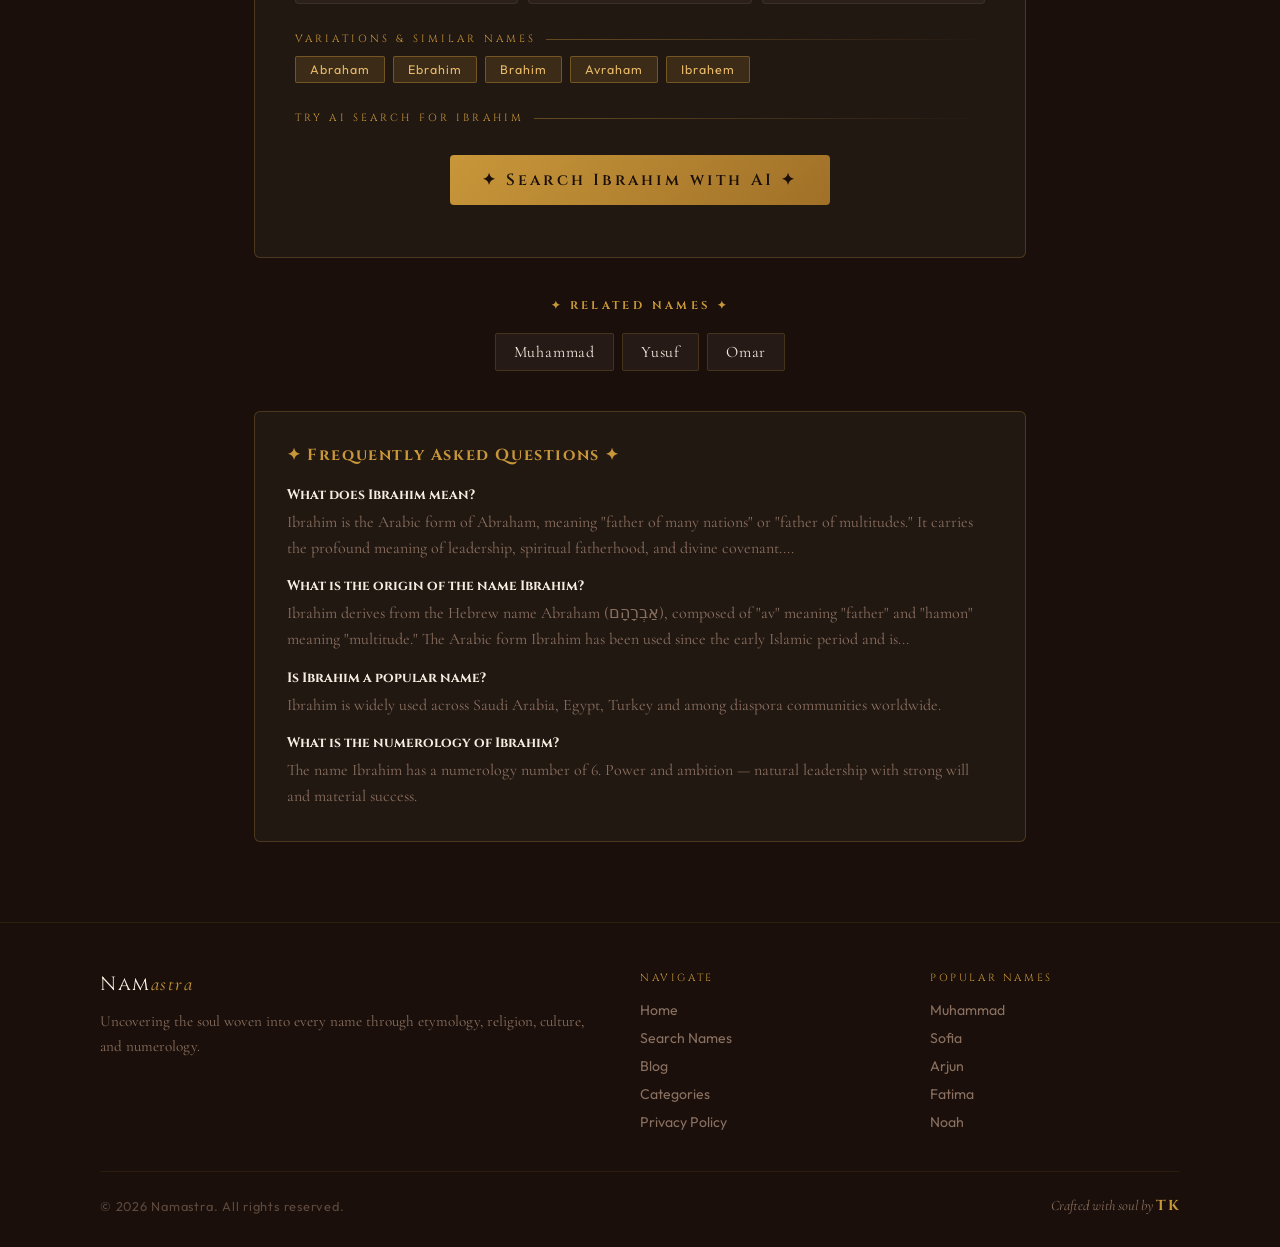
<file: blog/ibrahim-name-meaning.html>
<!DOCTYPE html>
<html lang="en">
<head>
  <meta charset="UTF-8"/>
  <meta name="viewport" content="width=device-width,initial-scale=1.0"/>
  <title>Ibrahim Name Meaning, Origin & Significance | Namastra</title>
  <meta name="description" content="Discover the meaning of Ibrahim — the Arabic form of Abraham meaning "father of many nations." Learn its Islamic significance, cultural history, numerology, and famous bearers."/>
  <meta name="keywords" content="Ibrahim name meaning, Ibrahim Islamic meaning, Ibrahim Arabic name, Abraham meaning, what does Ibrahim mean, Ibrahim Muslim name"/>
  <meta name="robots" content="index, follow"/>
  <link rel="canonical" href="https://namastra.netlify.app/blog/ibrahim-name-meaning.html"/>
  <meta property="og:title" content="Ibrahim Name Meaning — Namastra"/>
  <meta property="og:description" content="Discover the meaning of Ibrahim — the Arabic form of Abraham meaning "father of many nations." Learn its Islamic significance, cultural history, numerology, and famous bearers."/>
  <meta property="og:url" content="https://namastra.netlify.app/blog/ibrahim-name-meaning.html"/>
  <meta property="og:type" content="article"/>
  <script type="application/ld+json">
  {
    "@context": "https://schema.org",
    "@type": "Article",
    "headline": "Ibrahim Name Meaning, Origin and Significance",
    "description": "Discover the meaning of Ibrahim — the Arabic form of Abraham meaning "father of many nations." Learn its Islamic significance, cultural history, numerology, and famous bearers.",
    "author": {"@type": "Organization", "name": "Namastra"},
    "publisher": {"@type": "Organization", "name": "Namastra"},
    "datePublished": "2026-05-31",
    "dateModified": "2026-05-31",
    "mainEntityOfPage": "https://namastra.netlify.app/blog/ibrahim-name-meaning.html",
    "breadcrumb": {
      "@type": "BreadcrumbList",
      "itemListElement": [
        {"@type": "ListItem", "position": 1, "name": "Home", "item": "https://namastra.netlify.app/"},
        {"@type": "ListItem", "position": 2, "name": "Blog", "item": "https://namastra.netlify.app/blog.html"},
        {"@type": "ListItem", "position": 3, "name": "Ibrahim Name Meaning", "item": "https://namastra.netlify.app/blog/ibrahim-name-meaning.html"}
      ]
    },
    "about": {
      "@type": "Thing",
      "name": "Ibrahim",
      "description": "Ibrahim is the Arabic form of Abraham, meaning "father of many nations" or "father of multitudes." It carries the profound meaning of leadership, spiritual fatherhood, and divine covenant."
    }
  }
  </script>
  <link rel="sitemap" type="application/xml" href="/sitemap.xml"/>
  <link rel="stylesheet" href="/shared.css"/>
</head>
<body>
<div class="stars" id="stars"></div>

<nav class="navbar" role="navigation" aria-label="Main navigation">
  <a href="/index.html" class="nav-brand">Nam<span>astra</span></a>
  <div class="nav-links">
    <a href="/index.html" class="nav-link">Home</a>
    <a href="/search.html" class="nav-link">Search</a>
    <a href="/blog.html" class="nav-link">Blog</a>
    <a href="/categories/index.html" class="nav-link">Categories</a>
    <a href="/about.html" class="nav-link">About</a>
    <a href="/contact.html" class="nav-link">Contact</a>
    <a href="/search.html" class="nav-link nav-cta">Find a Name</a>
  </div>
  <button class="hamburger" onclick="document.getElementById('mobileMenu').classList.toggle('open')" aria-label="Toggle menu">
    <span></span><span></span><span></span>
  </button>
</nav>
<div class="mobile-menu" id="mobileMenu">
  <a href="/index.html" class="nav-link">Home</a>
  <a href="/search.html" class="nav-link">Search</a>
  <a href="/blog.html" class="nav-link">Blog</a>
  <a href="/categories/index.html" class="nav-link">Categories</a>
  <a href="/about.html" class="nav-link">About</a>
  <a href="/contact.html" class="nav-link">Contact</a>
</div>

<header class="page-hero">
  <div class="page-eyebrow">✦ Name Meaning ✦</div>
  <h1 class="page-title"><span>Ibrahim</span></h1>
  <p class="page-subtitle">/ ib-rah-HEEM / &nbsp;·&nbsp; Male &nbsp;·&nbsp; Arabic / Hebrew</p>
  <div class="divider"></div>
</header>

<main class="result-section show" style="max-width:820px;margin:0 auto;padding:0 24px 80px">
  <div class="result-card">
    <div class="card-header">
      <h2 class="name-display">Ibrahim</h2>
      <div class="name-pronunciation">/ ib-rah-HEEM /</div>
    </div>
    <div class="card-body">

      <div class="info-block">
        <div class="info-label">Core Meaning</div>
        <p class="info-text">Ibrahim is the Arabic form of Abraham, meaning "father of many nations" or "father of multitudes." It carries the profound meaning of leadership, spiritual fatherhood, and divine covenant.</p>
      </div>

      <div class="info-block">
        <div class="info-label">Origin & Heritage</div>
        <p class="info-text">Ibrahim derives from the Hebrew name Abraham (אַבְרָהָם), composed of "av" meaning "father" and "hamon" meaning "multitude." The Arabic form Ibrahim has been used since the early Islamic period and is one of the most sacred names in Abrahamic traditions.</p>
      </div>

      <div class="info-block">
        <div class="info-label">Tags</div>
        <div class="tags-row">
          <span class="tag tag-religion">Muslim / Islamic</span><span class="tag tag-religion">Jewish / Hebrew</span><span class="tag tag-religion">Christian</span>
          <span class="tag tag-country">Saudi Arabia</span><span class="tag tag-country">Egypt</span><span class="tag tag-country">Turkey</span><span class="tag tag-country">Nigeria</span><span class="tag tag-country">Sudan</span><span class="tag tag-country">Morocco</span>
          <span class="tag tag-gender">Male</span>
          <span class="tag tag-origin">Arabic / Hebrew</span>
        </div>
      </div>

      <div class="info-block">
        <div class="info-label">Religious Significance</div>
        <p class="info-text">Ibrahim holds supreme importance in Islam as one of the greatest prophets and the "Friend of God" (Khalilullah). He is considered the father of monotheism and is revered in Islam, Judaism, and Christianity. The Hajj pilgrimage rituals commemorate events from Ibrahim's life, making this name especially sacred.</p>
      </div>

      <div class="info-block">
        <div class="info-label">Cultural Symbolism</div>
        <p class="info-text">Ibrahim is one of the most widely given names in the Muslim world, particularly in Arab, Turkish, Persian, and African Muslim communities. Naming a son Ibrahim is considered a great blessing and a declaration of faith. The name carries immense dignity, strength, and spiritual authority.</p>
      </div>

      <div class="info-block">
        <div class="info-label">Name Numerology</div>
        <div class="numerology-block">
          <div class="numerology-num">6</div>
          <div class="numerology-text"><strong style="color:var(--parchment)">Number 6</strong> — Power and ambition — natural leadership with strong will and material success.</div>
        </div>
      </div>

      <div class="info-block">
        <div class="info-label">Notable Bearers</div>
        <div class="famous-grid"><div class="famous-person"><div class="famous-name">Ibrahim Al-Jaber</div><div class="famous-desc">Renowned Islamic scholar</div></div><div class="famous-person"><div class="famous-name">Ibrahim Tatlises</div><div class="famous-desc">Legendary Turkish singer and actor</div></div><div class="famous-person"><div class="famous-name">Ibrahim Traoré</div><div class="famous-desc">President of Burkina Faso</div></div></div>
      </div>

      <div class="info-block">
        <div class="info-label">Variations & Similar Names</div>
        <div class="tags-row"><a href="/search?q=Abraham" class="tag tag-origin" style="text-decoration:none;cursor:pointer">Abraham</a><a href="/search?q=Ebrahim" class="tag tag-origin" style="text-decoration:none;cursor:pointer">Ebrahim</a><a href="/search?q=Brahim" class="tag tag-origin" style="text-decoration:none;cursor:pointer">Brahim</a><a href="/search?q=Avraham" class="tag tag-origin" style="text-decoration:none;cursor:pointer">Avraham</a><a href="/search?q=Ibrahem" class="tag tag-origin" style="text-decoration:none;cursor:pointer">Ibrahem</a></div>
      </div>

      <div class="info-block">
        <div class="info-label">Try AI Search for Ibrahim</div>
        <div style="text-align:center;padding:20px 0">
          <a href="/search.html?q=Ibrahim" class="btn-primary" style="display:inline-block;text-decoration:none;padding:14px 32px;width:auto">
            ✦ Search Ibrahim with AI ✦
          </a>
        </div>
      </div>

    </div>
  </div>

  <!-- Related Names -->
  <div style="margin-top:40px">
    <h2 class="section-title">✦ Related Names ✦</h2>
    <div class="popular-grid"><a href="/blog/muhammad-name-meaning.html" class="popular-chip" style="text-decoration:none">Muhammad</a><a href="/blog/yusuf-name-meaning.html" class="popular-chip" style="text-decoration:none">Yusuf</a><a href="/blog/omar-name-meaning.html" class="popular-chip" style="text-decoration:none">Omar</a></div>
  </div>

  <!-- FAQ Schema -->
  <div style="margin-top:40px;background:var(--card-bg);border:1px solid var(--card-border);border-radius:6px;padding:32px">
    <h2 style="font-family:'Cinzel',serif;font-size:1rem;color:var(--gold);letter-spacing:0.1em;margin-bottom:20px">✦ Frequently Asked Questions ✦</h2>
    <div style="display:flex;flex-direction:column;gap:16px">
      <div>
        <h3 style="font-family:'Cinzel',serif;font-size:0.85rem;color:var(--parchment);margin-bottom:6px">What does Ibrahim mean?</h3>
        <p style="font-family:'Cormorant Garamond',serif;font-size:1rem;color:var(--muted);line-height:1.6">Ibrahim is the Arabic form of Abraham, meaning "father of many nations" or "father of multitudes." It carries the profound meaning of leadership, spiritual fatherhood, and divine covenant....</p>
      </div>
      <div>
        <h3 style="font-family:'Cinzel',serif;font-size:0.85rem;color:var(--parchment);margin-bottom:6px">What is the origin of the name Ibrahim?</h3>
        <p style="font-family:'Cormorant Garamond',serif;font-size:1rem;color:var(--muted);line-height:1.6">Ibrahim derives from the Hebrew name Abraham (אַבְרָהָם), composed of "av" meaning "father" and "hamon" meaning "multitude." The Arabic form Ibrahim has been used since the early Islamic period and is...</p>
      </div>
      <div>
        <h3 style="font-family:'Cinzel',serif;font-size:0.85rem;color:var(--parchment);margin-bottom:6px">Is Ibrahim a popular name?</h3>
        <p style="font-family:'Cormorant Garamond',serif;font-size:1rem;color:var(--muted);line-height:1.6">Ibrahim is widely used across Saudi Arabia, Egypt, Turkey and among diaspora communities worldwide.</p>
      </div>
      <div>
        <h3 style="font-family:'Cinzel',serif;font-size:0.85rem;color:var(--parchment);margin-bottom:6px">What is the numerology of Ibrahim?</h3>
        <p style="font-family:'Cormorant Garamond',serif;font-size:1rem;color:var(--muted);line-height:1.6">The name Ibrahim has a numerology number of 6. Power and ambition — natural leadership with strong will and material success.</p>
      </div>
    </div>
  </div>

</main>

<footer>
  <div class="footer-grid">
    <div>
      <div class="footer-brand">Nam<span>astra</span></div>
      <p class="footer-desc">Uncovering the soul woven into every name through etymology, religion, culture, and numerology.</p>
    </div>
    <div>
      <div class="footer-heading">Navigate</div>
      <ul class="footer-links">
        <li><a href="/index.html">Home</a></li>
        <li><a href="/search.html">Search Names</a></li>
        <li><a href="/blog.html">Blog</a></li>
        <li><a href="/categories/index.html">Categories</a></li>
        <li><a href="/privacy.html">Privacy Policy</a></li>
      </ul>
    </div>
    <div>
      <div class="footer-heading">Popular Names</div>
      <ul class="footer-links">
        <li><a href="/blog/muhammad-name-meaning.html">Muhammad</a></li>
        <li><a href="/blog/sofia-name-meaning.html">Sofia</a></li>
        <li><a href="/blog/arjun-name-meaning.html">Arjun</a></li>
        <li><a href="/blog/fatima-name-meaning.html">Fatima</a></li>
        <li><a href="/blog/noah-name-meaning.html">Noah</a></li>
      </ul>
    </div>
  </div>
  <div class="footer-bottom">
    <div class="footer-copy">© 2026 Namastra. All rights reserved.</div>
    <div class="footer-made">Crafted with soul by <strong>TK</strong></div>
  </div>
</footer>

<script src="/shared.js"></script>
</body>
</html>
</file>
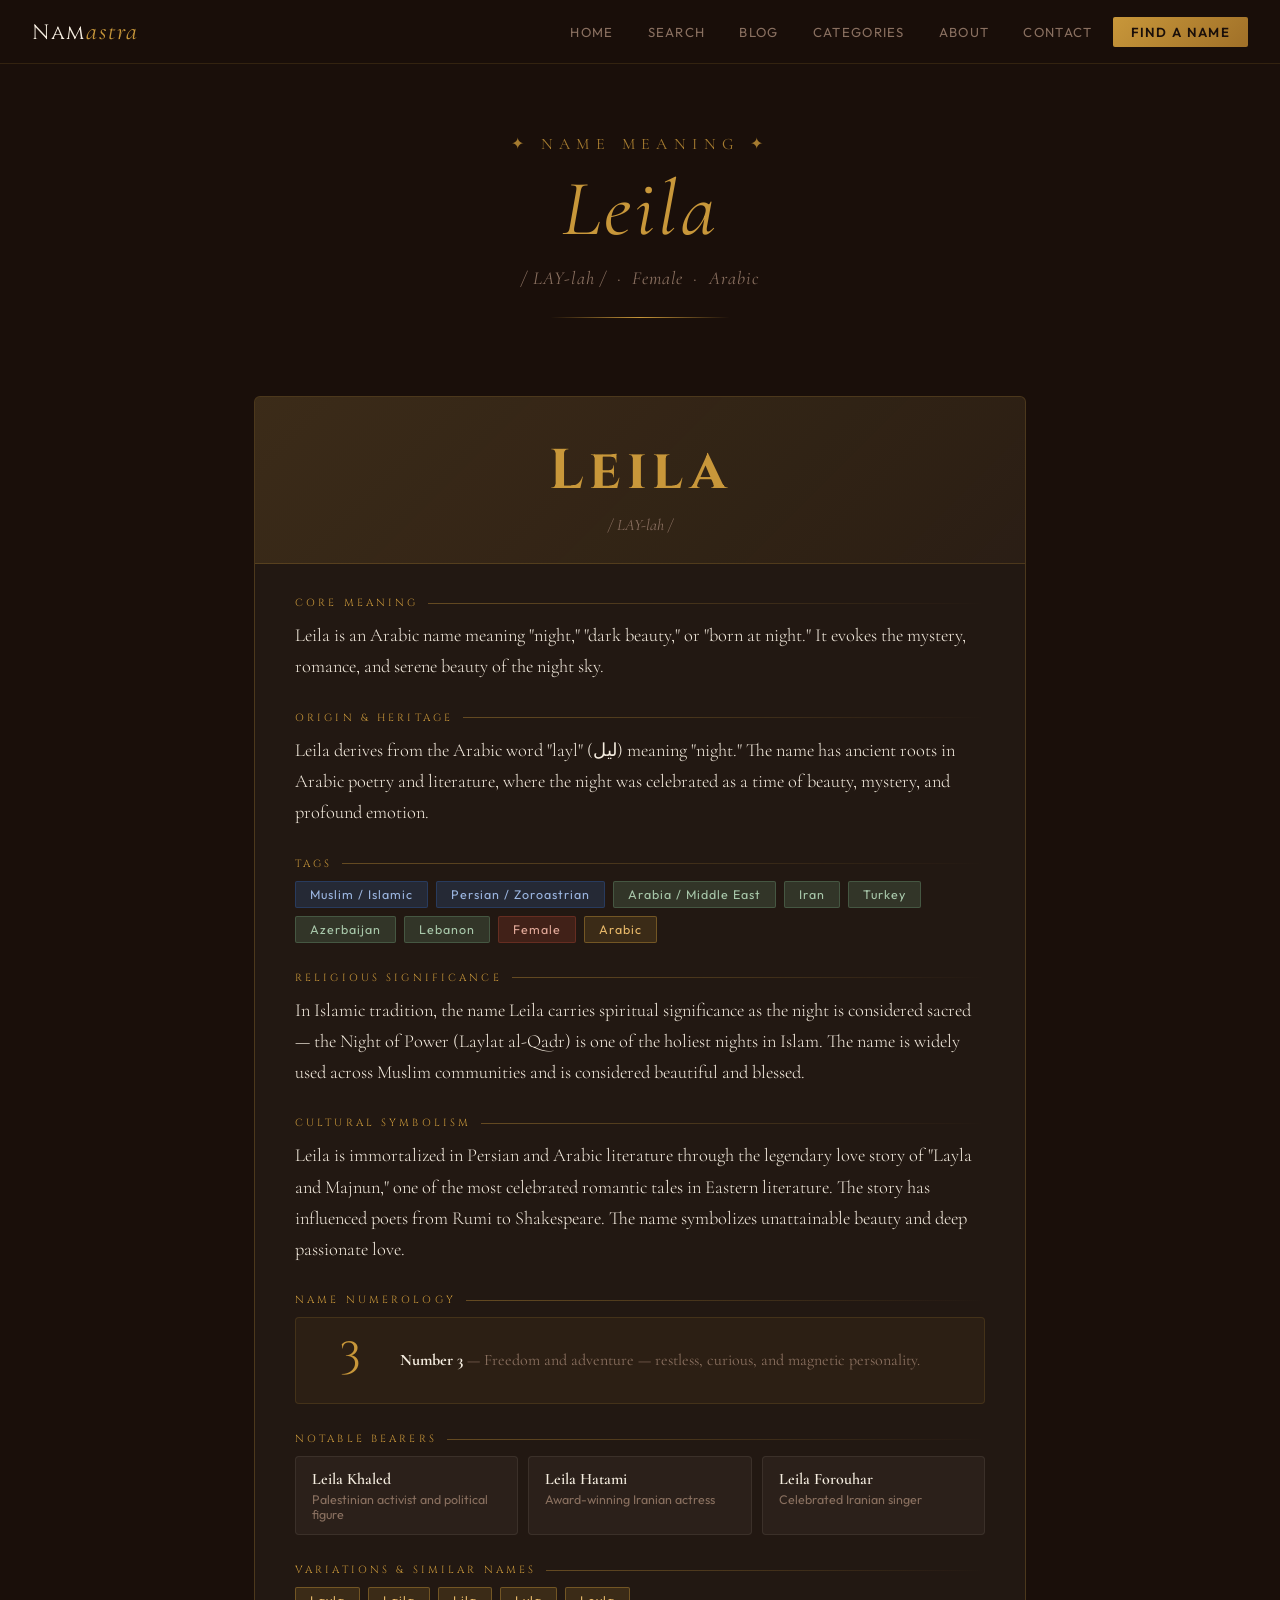
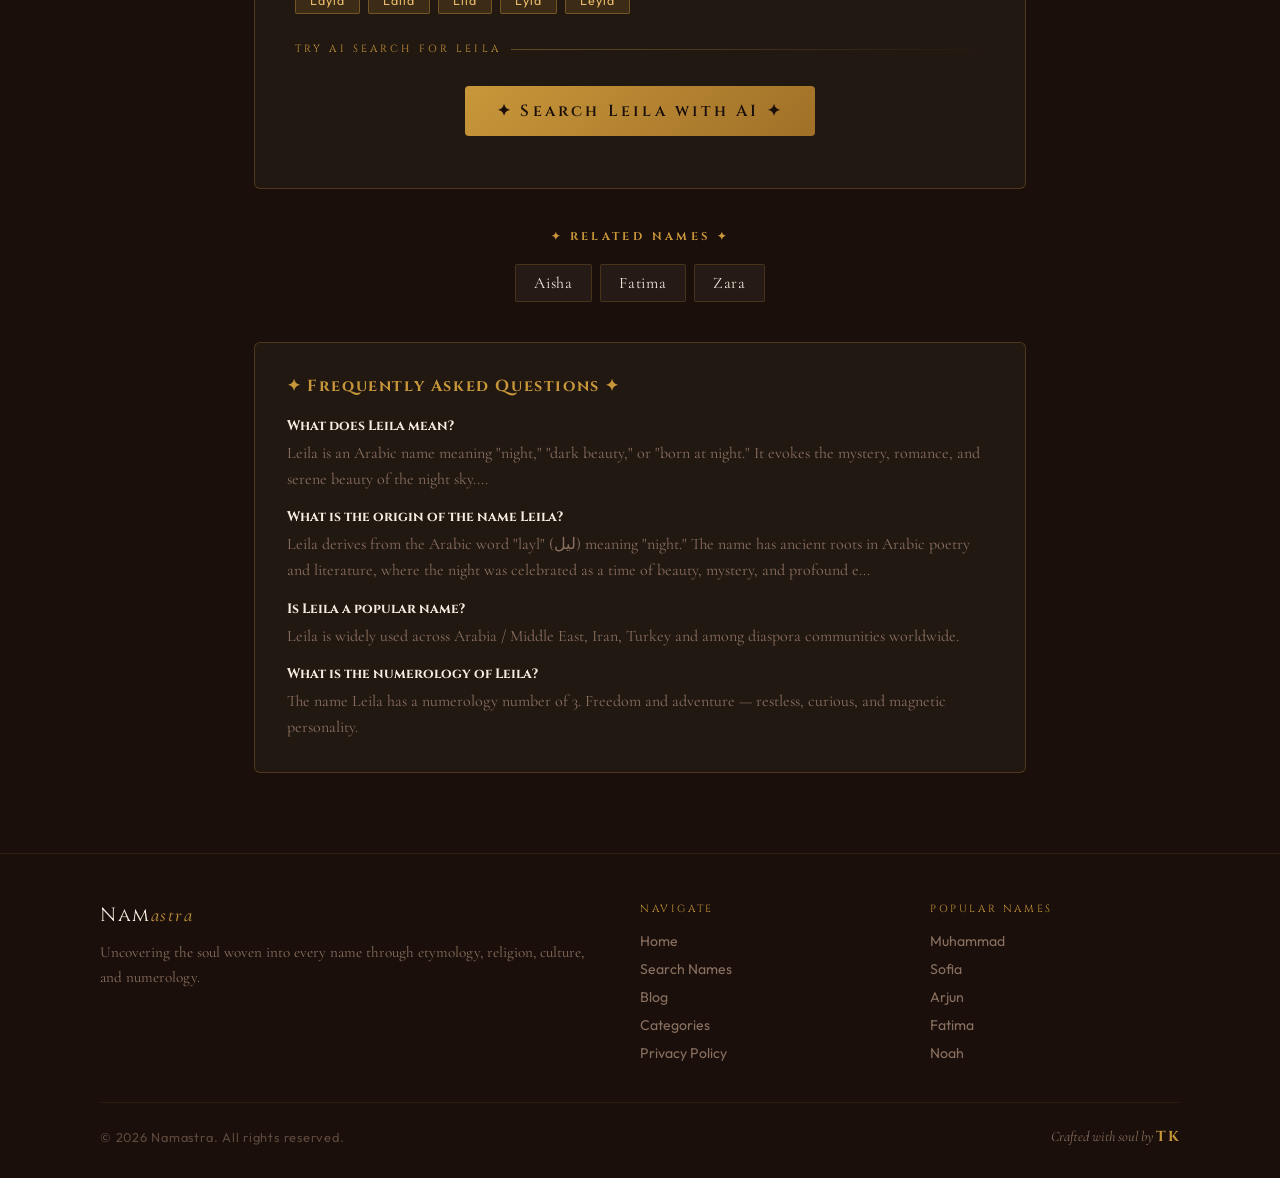
<file: blog/leila-name-meaning.html>
<!DOCTYPE html>
<html lang="en">
<head>
  <meta charset="UTF-8"/>
  <meta name="viewport" content="width=device-width,initial-scale=1.0"/>
  <title>Leila Name Meaning, Origin & Significance | Namastra</title>
  <meta name="description" content="Discover the meaning of Leila — an Arabic name meaning "night" or "dark beauty." Learn its Islamic significance, cultural history in literature, numerology, and famous bearers."/>
  <meta name="keywords" content="Leila name meaning, Layla meaning, Leila Arabic name, Leila origin, what does Leila mean, Leila Islamic meaning"/>
  <meta name="robots" content="index, follow"/>
  <link rel="canonical" href="https://namastra.netlify.app/blog/leila-name-meaning.html"/>
  <meta property="og:title" content="Leila Name Meaning — Namastra"/>
  <meta property="og:description" content="Discover the meaning of Leila — an Arabic name meaning "night" or "dark beauty." Learn its Islamic significance, cultural history in literature, numerology, and famous bearers."/>
  <meta property="og:url" content="https://namastra.netlify.app/blog/leila-name-meaning.html"/>
  <meta property="og:type" content="article"/>
  <script type="application/ld+json">
  {
    "@context": "https://schema.org",
    "@type": "Article",
    "headline": "Leila Name Meaning, Origin and Significance",
    "description": "Discover the meaning of Leila — an Arabic name meaning "night" or "dark beauty." Learn its Islamic significance, cultural history in literature, numerology, and famous bearers.",
    "author": {"@type": "Organization", "name": "Namastra"},
    "publisher": {"@type": "Organization", "name": "Namastra"},
    "datePublished": "2026-05-31",
    "dateModified": "2026-05-31",
    "mainEntityOfPage": "https://namastra.netlify.app/blog/leila-name-meaning.html",
    "breadcrumb": {
      "@type": "BreadcrumbList",
      "itemListElement": [
        {"@type": "ListItem", "position": 1, "name": "Home", "item": "https://namastra.netlify.app/"},
        {"@type": "ListItem", "position": 2, "name": "Blog", "item": "https://namastra.netlify.app/blog.html"},
        {"@type": "ListItem", "position": 3, "name": "Leila Name Meaning", "item": "https://namastra.netlify.app/blog/leila-name-meaning.html"}
      ]
    },
    "about": {
      "@type": "Thing",
      "name": "Leila",
      "description": "Leila is an Arabic name meaning "night," "dark beauty," or "born at night." It evokes the mystery, romance, and serene beauty of the night sky."
    }
  }
  </script>
  <link rel="sitemap" type="application/xml" href="/sitemap.xml"/>
  <link rel="stylesheet" href="/shared.css"/>
</head>
<body>
<div class="stars" id="stars"></div>

<nav class="navbar" role="navigation" aria-label="Main navigation">
  <a href="/index.html" class="nav-brand">Nam<span>astra</span></a>
  <div class="nav-links">
    <a href="/index.html" class="nav-link">Home</a>
    <a href="/search.html" class="nav-link">Search</a>
    <a href="/blog.html" class="nav-link">Blog</a>
    <a href="/categories/index.html" class="nav-link">Categories</a>
    <a href="/about.html" class="nav-link">About</a>
    <a href="/contact.html" class="nav-link">Contact</a>
    <a href="/search.html" class="nav-link nav-cta">Find a Name</a>
  </div>
  <button class="hamburger" onclick="document.getElementById('mobileMenu').classList.toggle('open')" aria-label="Toggle menu">
    <span></span><span></span><span></span>
  </button>
</nav>
<div class="mobile-menu" id="mobileMenu">
  <a href="/index.html" class="nav-link">Home</a>
  <a href="/search.html" class="nav-link">Search</a>
  <a href="/blog.html" class="nav-link">Blog</a>
  <a href="/categories/index.html" class="nav-link">Categories</a>
  <a href="/about.html" class="nav-link">About</a>
  <a href="/contact.html" class="nav-link">Contact</a>
</div>

<header class="page-hero">
  <div class="page-eyebrow">✦ Name Meaning ✦</div>
  <h1 class="page-title"><span>Leila</span></h1>
  <p class="page-subtitle">/ LAY-lah / &nbsp;·&nbsp; Female &nbsp;·&nbsp; Arabic</p>
  <div class="divider"></div>
</header>

<main class="result-section show" style="max-width:820px;margin:0 auto;padding:0 24px 80px">
  <div class="result-card">
    <div class="card-header">
      <h2 class="name-display">Leila</h2>
      <div class="name-pronunciation">/ LAY-lah /</div>
    </div>
    <div class="card-body">

      <div class="info-block">
        <div class="info-label">Core Meaning</div>
        <p class="info-text">Leila is an Arabic name meaning "night," "dark beauty," or "born at night." It evokes the mystery, romance, and serene beauty of the night sky.</p>
      </div>

      <div class="info-block">
        <div class="info-label">Origin & Heritage</div>
        <p class="info-text">Leila derives from the Arabic word "layl" (ليل) meaning "night." The name has ancient roots in Arabic poetry and literature, where the night was celebrated as a time of beauty, mystery, and profound emotion.</p>
      </div>

      <div class="info-block">
        <div class="info-label">Tags</div>
        <div class="tags-row">
          <span class="tag tag-religion">Muslim / Islamic</span><span class="tag tag-religion">Persian / Zoroastrian</span>
          <span class="tag tag-country">Arabia / Middle East</span><span class="tag tag-country">Iran</span><span class="tag tag-country">Turkey</span><span class="tag tag-country">Azerbaijan</span><span class="tag tag-country">Lebanon</span>
          <span class="tag tag-gender">Female</span>
          <span class="tag tag-origin">Arabic</span>
        </div>
      </div>

      <div class="info-block">
        <div class="info-label">Religious Significance</div>
        <p class="info-text">In Islamic tradition, the name Leila carries spiritual significance as the night is considered sacred — the Night of Power (Laylat al-Qadr) is one of the holiest nights in Islam. The name is widely used across Muslim communities and is considered beautiful and blessed.</p>
      </div>

      <div class="info-block">
        <div class="info-label">Cultural Symbolism</div>
        <p class="info-text">Leila is immortalized in Persian and Arabic literature through the legendary love story of "Layla and Majnun," one of the most celebrated romantic tales in Eastern literature. The story has influenced poets from Rumi to Shakespeare. The name symbolizes unattainable beauty and deep passionate love.</p>
      </div>

      <div class="info-block">
        <div class="info-label">Name Numerology</div>
        <div class="numerology-block">
          <div class="numerology-num">3</div>
          <div class="numerology-text"><strong style="color:var(--parchment)">Number 3</strong> — Freedom and adventure — restless, curious, and magnetic personality.</div>
        </div>
      </div>

      <div class="info-block">
        <div class="info-label">Notable Bearers</div>
        <div class="famous-grid"><div class="famous-person"><div class="famous-name">Leila Khaled</div><div class="famous-desc">Palestinian activist and political figure</div></div><div class="famous-person"><div class="famous-name">Leila Hatami</div><div class="famous-desc">Award-winning Iranian actress</div></div><div class="famous-person"><div class="famous-name">Leila Forouhar</div><div class="famous-desc">Celebrated Iranian singer</div></div></div>
      </div>

      <div class="info-block">
        <div class="info-label">Variations & Similar Names</div>
        <div class="tags-row"><a href="/search?q=Layla" class="tag tag-origin" style="text-decoration:none;cursor:pointer">Layla</a><a href="/search?q=Laila" class="tag tag-origin" style="text-decoration:none;cursor:pointer">Laila</a><a href="/search?q=Lila" class="tag tag-origin" style="text-decoration:none;cursor:pointer">Lila</a><a href="/search?q=Lyla" class="tag tag-origin" style="text-decoration:none;cursor:pointer">Lyla</a><a href="/search?q=Leyla" class="tag tag-origin" style="text-decoration:none;cursor:pointer">Leyla</a></div>
      </div>

      <div class="info-block">
        <div class="info-label">Try AI Search for Leila</div>
        <div style="text-align:center;padding:20px 0">
          <a href="/search.html?q=Leila" class="btn-primary" style="display:inline-block;text-decoration:none;padding:14px 32px;width:auto">
            ✦ Search Leila with AI ✦
          </a>
        </div>
      </div>

    </div>
  </div>

  <!-- Related Names -->
  <div style="margin-top:40px">
    <h2 class="section-title">✦ Related Names ✦</h2>
    <div class="popular-grid"><a href="/blog/aisha-name-meaning.html" class="popular-chip" style="text-decoration:none">Aisha</a><a href="/blog/fatima-name-meaning.html" class="popular-chip" style="text-decoration:none">Fatima</a><a href="/blog/zara-name-meaning.html" class="popular-chip" style="text-decoration:none">Zara</a></div>
  </div>

  <!-- FAQ Schema -->
  <div style="margin-top:40px;background:var(--card-bg);border:1px solid var(--card-border);border-radius:6px;padding:32px">
    <h2 style="font-family:'Cinzel',serif;font-size:1rem;color:var(--gold);letter-spacing:0.1em;margin-bottom:20px">✦ Frequently Asked Questions ✦</h2>
    <div style="display:flex;flex-direction:column;gap:16px">
      <div>
        <h3 style="font-family:'Cinzel',serif;font-size:0.85rem;color:var(--parchment);margin-bottom:6px">What does Leila mean?</h3>
        <p style="font-family:'Cormorant Garamond',serif;font-size:1rem;color:var(--muted);line-height:1.6">Leila is an Arabic name meaning "night," "dark beauty," or "born at night." It evokes the mystery, romance, and serene beauty of the night sky....</p>
      </div>
      <div>
        <h3 style="font-family:'Cinzel',serif;font-size:0.85rem;color:var(--parchment);margin-bottom:6px">What is the origin of the name Leila?</h3>
        <p style="font-family:'Cormorant Garamond',serif;font-size:1rem;color:var(--muted);line-height:1.6">Leila derives from the Arabic word "layl" (ليل) meaning "night." The name has ancient roots in Arabic poetry and literature, where the night was celebrated as a time of beauty, mystery, and profound e...</p>
      </div>
      <div>
        <h3 style="font-family:'Cinzel',serif;font-size:0.85rem;color:var(--parchment);margin-bottom:6px">Is Leila a popular name?</h3>
        <p style="font-family:'Cormorant Garamond',serif;font-size:1rem;color:var(--muted);line-height:1.6">Leila is widely used across Arabia / Middle East, Iran, Turkey and among diaspora communities worldwide.</p>
      </div>
      <div>
        <h3 style="font-family:'Cinzel',serif;font-size:0.85rem;color:var(--parchment);margin-bottom:6px">What is the numerology of Leila?</h3>
        <p style="font-family:'Cormorant Garamond',serif;font-size:1rem;color:var(--muted);line-height:1.6">The name Leila has a numerology number of 3. Freedom and adventure — restless, curious, and magnetic personality.</p>
      </div>
    </div>
  </div>

</main>

<footer>
  <div class="footer-grid">
    <div>
      <div class="footer-brand">Nam<span>astra</span></div>
      <p class="footer-desc">Uncovering the soul woven into every name through etymology, religion, culture, and numerology.</p>
    </div>
    <div>
      <div class="footer-heading">Navigate</div>
      <ul class="footer-links">
        <li><a href="/index.html">Home</a></li>
        <li><a href="/search.html">Search Names</a></li>
        <li><a href="/blog.html">Blog</a></li>
        <li><a href="/categories/index.html">Categories</a></li>
        <li><a href="/privacy.html">Privacy Policy</a></li>
      </ul>
    </div>
    <div>
      <div class="footer-heading">Popular Names</div>
      <ul class="footer-links">
        <li><a href="/blog/muhammad-name-meaning.html">Muhammad</a></li>
        <li><a href="/blog/sofia-name-meaning.html">Sofia</a></li>
        <li><a href="/blog/arjun-name-meaning.html">Arjun</a></li>
        <li><a href="/blog/fatima-name-meaning.html">Fatima</a></li>
        <li><a href="/blog/noah-name-meaning.html">Noah</a></li>
      </ul>
    </div>
  </div>
  <div class="footer-bottom">
    <div class="footer-copy">© 2026 Namastra. All rights reserved.</div>
    <div class="footer-made">Crafted with soul by <strong>TK</strong></div>
  </div>
</footer>

<script src="/shared.js"></script>
</body>
</html>
</file>
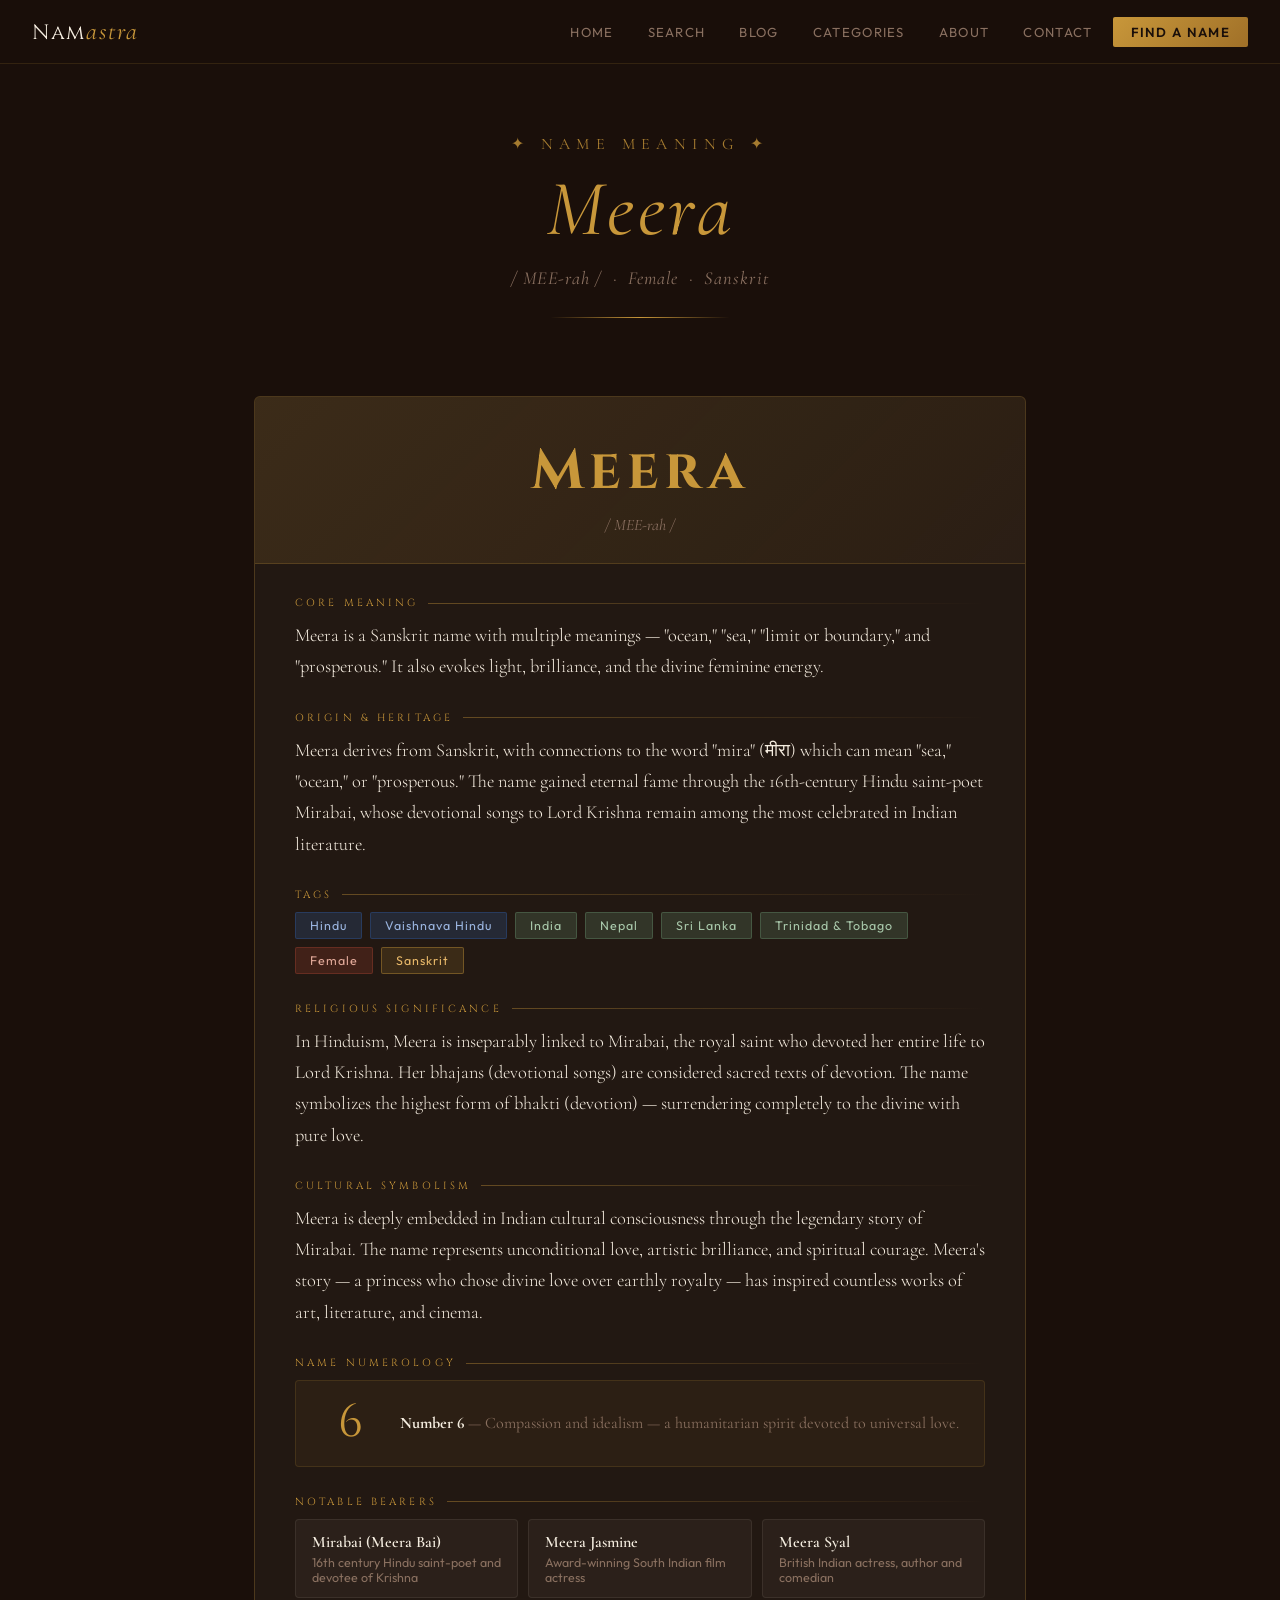
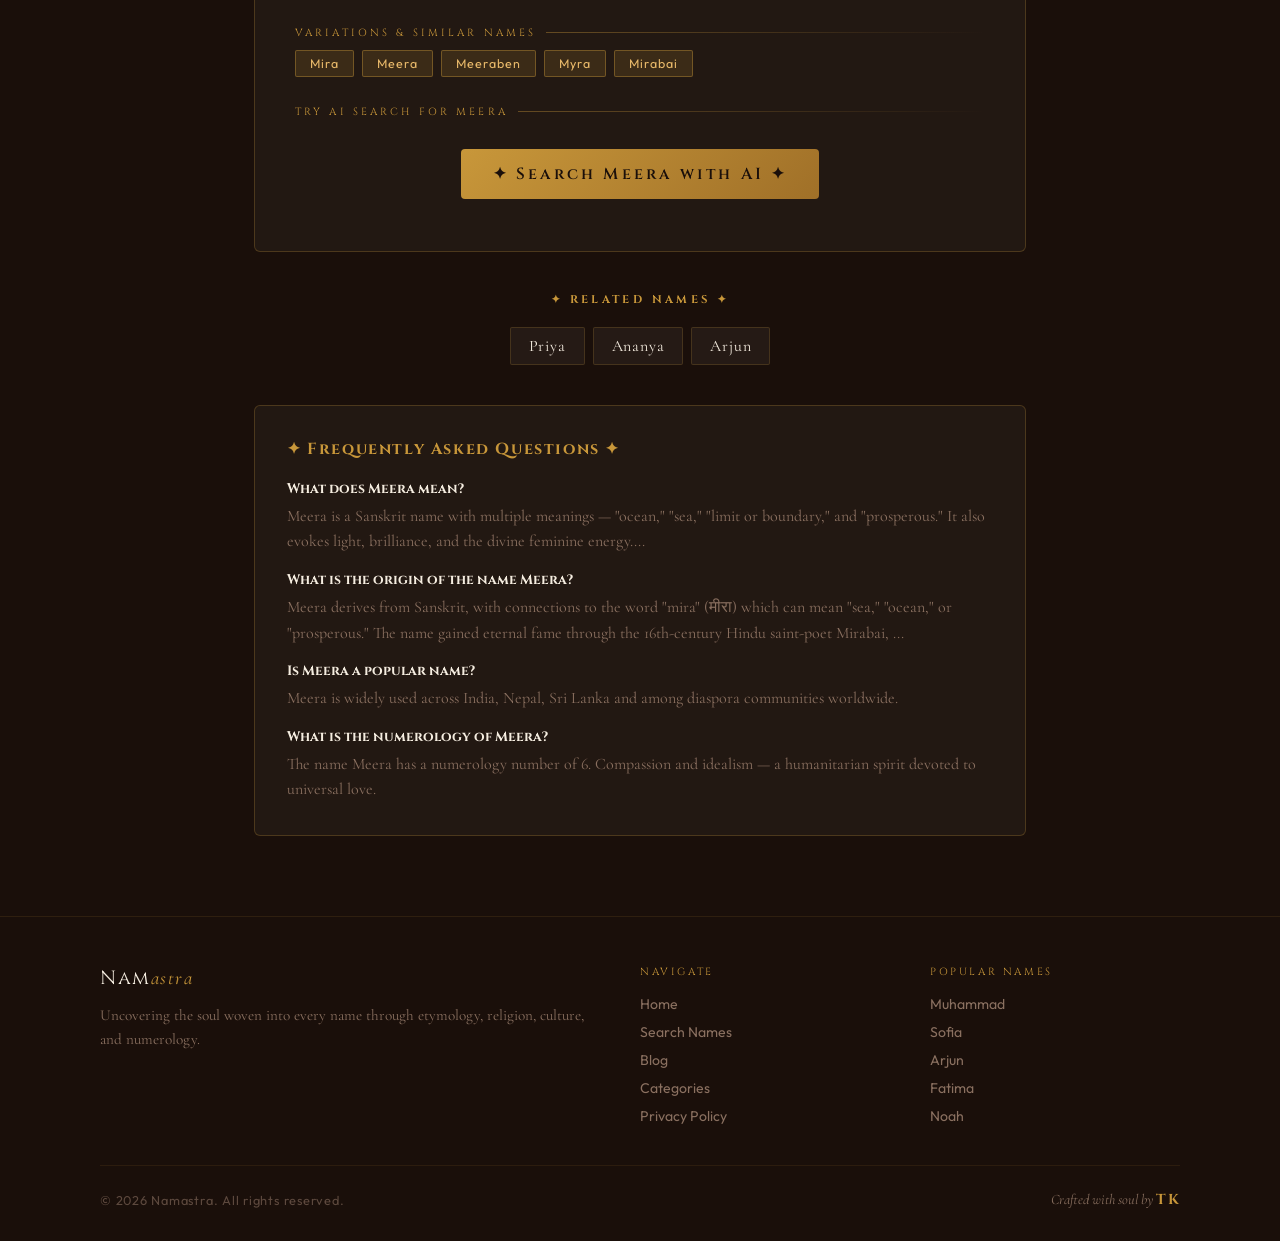
<file: blog/meera-name-meaning.html>
<!DOCTYPE html>
<html lang="en">
<head>
  <meta charset="UTF-8"/>
  <meta name="viewport" content="width=device-width,initial-scale=1.0"/>
  <title>Meera Name Meaning, Origin & Significance | Namastra</title>
  <meta name="description" content="Discover the meaning of Meera — a Sanskrit name meaning "ocean" and "prosperous." Learn its deep Hindu significance through saint Mirabai, cultural history, and famous bearers."/>
  <meta name="keywords" content="Meera name meaning, Mirabai meaning, Meera Sanskrit meaning, Meera Hindu name, what does Meera mean, Meera name origin"/>
  <meta name="robots" content="index, follow"/>
  <link rel="canonical" href="https://namastra.netlify.app/blog/meera-name-meaning.html"/>
  <meta property="og:title" content="Meera Name Meaning — Namastra"/>
  <meta property="og:description" content="Discover the meaning of Meera — a Sanskrit name meaning "ocean" and "prosperous." Learn its deep Hindu significance through saint Mirabai, cultural history, and famous bearers."/>
  <meta property="og:url" content="https://namastra.netlify.app/blog/meera-name-meaning.html"/>
  <meta property="og:type" content="article"/>
  <script type="application/ld+json">
  {
    "@context": "https://schema.org",
    "@type": "Article",
    "headline": "Meera Name Meaning, Origin and Significance",
    "description": "Discover the meaning of Meera — a Sanskrit name meaning "ocean" and "prosperous." Learn its deep Hindu significance through saint Mirabai, cultural history, and famous bearers.",
    "author": {"@type": "Organization", "name": "Namastra"},
    "publisher": {"@type": "Organization", "name": "Namastra"},
    "datePublished": "2026-05-31",
    "dateModified": "2026-05-31",
    "mainEntityOfPage": "https://namastra.netlify.app/blog/meera-name-meaning.html",
    "breadcrumb": {
      "@type": "BreadcrumbList",
      "itemListElement": [
        {"@type": "ListItem", "position": 1, "name": "Home", "item": "https://namastra.netlify.app/"},
        {"@type": "ListItem", "position": 2, "name": "Blog", "item": "https://namastra.netlify.app/blog.html"},
        {"@type": "ListItem", "position": 3, "name": "Meera Name Meaning", "item": "https://namastra.netlify.app/blog/meera-name-meaning.html"}
      ]
    },
    "about": {
      "@type": "Thing",
      "name": "Meera",
      "description": "Meera is a Sanskrit name with multiple meanings — "ocean," "sea," "limit or boundary," and "prosperous." It also evokes light, brilliance, and the divine feminine energy."
    }
  }
  </script>
  <link rel="sitemap" type="application/xml" href="/sitemap.xml"/>
  <link rel="stylesheet" href="/shared.css"/>
</head>
<body>
<div class="stars" id="stars"></div>

<nav class="navbar" role="navigation" aria-label="Main navigation">
  <a href="/index.html" class="nav-brand">Nam<span>astra</span></a>
  <div class="nav-links">
    <a href="/index.html" class="nav-link">Home</a>
    <a href="/search.html" class="nav-link">Search</a>
    <a href="/blog.html" class="nav-link">Blog</a>
    <a href="/categories/index.html" class="nav-link">Categories</a>
    <a href="/about.html" class="nav-link">About</a>
    <a href="/contact.html" class="nav-link">Contact</a>
    <a href="/search.html" class="nav-link nav-cta">Find a Name</a>
  </div>
  <button class="hamburger" onclick="document.getElementById('mobileMenu').classList.toggle('open')" aria-label="Toggle menu">
    <span></span><span></span><span></span>
  </button>
</nav>
<div class="mobile-menu" id="mobileMenu">
  <a href="/index.html" class="nav-link">Home</a>
  <a href="/search.html" class="nav-link">Search</a>
  <a href="/blog.html" class="nav-link">Blog</a>
  <a href="/categories/index.html" class="nav-link">Categories</a>
  <a href="/about.html" class="nav-link">About</a>
  <a href="/contact.html" class="nav-link">Contact</a>
</div>

<header class="page-hero">
  <div class="page-eyebrow">✦ Name Meaning ✦</div>
  <h1 class="page-title"><span>Meera</span></h1>
  <p class="page-subtitle">/ MEE-rah / &nbsp;·&nbsp; Female &nbsp;·&nbsp; Sanskrit</p>
  <div class="divider"></div>
</header>

<main class="result-section show" style="max-width:820px;margin:0 auto;padding:0 24px 80px">
  <div class="result-card">
    <div class="card-header">
      <h2 class="name-display">Meera</h2>
      <div class="name-pronunciation">/ MEE-rah /</div>
    </div>
    <div class="card-body">

      <div class="info-block">
        <div class="info-label">Core Meaning</div>
        <p class="info-text">Meera is a Sanskrit name with multiple meanings — "ocean," "sea," "limit or boundary," and "prosperous." It also evokes light, brilliance, and the divine feminine energy.</p>
      </div>

      <div class="info-block">
        <div class="info-label">Origin & Heritage</div>
        <p class="info-text">Meera derives from Sanskrit, with connections to the word "mira" (मीरा) which can mean "sea," "ocean," or "prosperous." The name gained eternal fame through the 16th-century Hindu saint-poet Mirabai, whose devotional songs to Lord Krishna remain among the most celebrated in Indian literature.</p>
      </div>

      <div class="info-block">
        <div class="info-label">Tags</div>
        <div class="tags-row">
          <span class="tag tag-religion">Hindu</span><span class="tag tag-religion">Vaishnava Hindu</span>
          <span class="tag tag-country">India</span><span class="tag tag-country">Nepal</span><span class="tag tag-country">Sri Lanka</span><span class="tag tag-country">Trinidad & Tobago</span>
          <span class="tag tag-gender">Female</span>
          <span class="tag tag-origin">Sanskrit</span>
        </div>
      </div>

      <div class="info-block">
        <div class="info-label">Religious Significance</div>
        <p class="info-text">In Hinduism, Meera is inseparably linked to Mirabai, the royal saint who devoted her entire life to Lord Krishna. Her bhajans (devotional songs) are considered sacred texts of devotion. The name symbolizes the highest form of bhakti (devotion) — surrendering completely to the divine with pure love.</p>
      </div>

      <div class="info-block">
        <div class="info-label">Cultural Symbolism</div>
        <p class="info-text">Meera is deeply embedded in Indian cultural consciousness through the legendary story of Mirabai. The name represents unconditional love, artistic brilliance, and spiritual courage. Meera's story — a princess who chose divine love over earthly royalty — has inspired countless works of art, literature, and cinema.</p>
      </div>

      <div class="info-block">
        <div class="info-label">Name Numerology</div>
        <div class="numerology-block">
          <div class="numerology-num">6</div>
          <div class="numerology-text"><strong style="color:var(--parchment)">Number 6</strong> — Compassion and idealism — a humanitarian spirit devoted to universal love.</div>
        </div>
      </div>

      <div class="info-block">
        <div class="info-label">Notable Bearers</div>
        <div class="famous-grid"><div class="famous-person"><div class="famous-name">Mirabai (Meera Bai)</div><div class="famous-desc">16th century Hindu saint-poet and devotee of Krishna</div></div><div class="famous-person"><div class="famous-name">Meera Jasmine</div><div class="famous-desc">Award-winning South Indian film actress</div></div><div class="famous-person"><div class="famous-name">Meera Syal</div><div class="famous-desc">British Indian actress, author and comedian</div></div></div>
      </div>

      <div class="info-block">
        <div class="info-label">Variations & Similar Names</div>
        <div class="tags-row"><a href="/search?q=Mira" class="tag tag-origin" style="text-decoration:none;cursor:pointer">Mira</a><a href="/search?q=Meera" class="tag tag-origin" style="text-decoration:none;cursor:pointer">Meera</a><a href="/search?q=Meeraben" class="tag tag-origin" style="text-decoration:none;cursor:pointer">Meeraben</a><a href="/search?q=Myra" class="tag tag-origin" style="text-decoration:none;cursor:pointer">Myra</a><a href="/search?q=Mirabai" class="tag tag-origin" style="text-decoration:none;cursor:pointer">Mirabai</a></div>
      </div>

      <div class="info-block">
        <div class="info-label">Try AI Search for Meera</div>
        <div style="text-align:center;padding:20px 0">
          <a href="/search.html?q=Meera" class="btn-primary" style="display:inline-block;text-decoration:none;padding:14px 32px;width:auto">
            ✦ Search Meera with AI ✦
          </a>
        </div>
      </div>

    </div>
  </div>

  <!-- Related Names -->
  <div style="margin-top:40px">
    <h2 class="section-title">✦ Related Names ✦</h2>
    <div class="popular-grid"><a href="/blog/priya-name-meaning.html" class="popular-chip" style="text-decoration:none">Priya</a><a href="/blog/ananya-name-meaning.html" class="popular-chip" style="text-decoration:none">Ananya</a><a href="/blog/arjun-name-meaning.html" class="popular-chip" style="text-decoration:none">Arjun</a></div>
  </div>

  <!-- FAQ Schema -->
  <div style="margin-top:40px;background:var(--card-bg);border:1px solid var(--card-border);border-radius:6px;padding:32px">
    <h2 style="font-family:'Cinzel',serif;font-size:1rem;color:var(--gold);letter-spacing:0.1em;margin-bottom:20px">✦ Frequently Asked Questions ✦</h2>
    <div style="display:flex;flex-direction:column;gap:16px">
      <div>
        <h3 style="font-family:'Cinzel',serif;font-size:0.85rem;color:var(--parchment);margin-bottom:6px">What does Meera mean?</h3>
        <p style="font-family:'Cormorant Garamond',serif;font-size:1rem;color:var(--muted);line-height:1.6">Meera is a Sanskrit name with multiple meanings — "ocean," "sea," "limit or boundary," and "prosperous." It also evokes light, brilliance, and the divine feminine energy....</p>
      </div>
      <div>
        <h3 style="font-family:'Cinzel',serif;font-size:0.85rem;color:var(--parchment);margin-bottom:6px">What is the origin of the name Meera?</h3>
        <p style="font-family:'Cormorant Garamond',serif;font-size:1rem;color:var(--muted);line-height:1.6">Meera derives from Sanskrit, with connections to the word "mira" (मीरा) which can mean "sea," "ocean," or "prosperous." The name gained eternal fame through the 16th-century Hindu saint-poet Mirabai, ...</p>
      </div>
      <div>
        <h3 style="font-family:'Cinzel',serif;font-size:0.85rem;color:var(--parchment);margin-bottom:6px">Is Meera a popular name?</h3>
        <p style="font-family:'Cormorant Garamond',serif;font-size:1rem;color:var(--muted);line-height:1.6">Meera is widely used across India, Nepal, Sri Lanka and among diaspora communities worldwide.</p>
      </div>
      <div>
        <h3 style="font-family:'Cinzel',serif;font-size:0.85rem;color:var(--parchment);margin-bottom:6px">What is the numerology of Meera?</h3>
        <p style="font-family:'Cormorant Garamond',serif;font-size:1rem;color:var(--muted);line-height:1.6">The name Meera has a numerology number of 6. Compassion and idealism — a humanitarian spirit devoted to universal love.</p>
      </div>
    </div>
  </div>

</main>

<footer>
  <div class="footer-grid">
    <div>
      <div class="footer-brand">Nam<span>astra</span></div>
      <p class="footer-desc">Uncovering the soul woven into every name through etymology, religion, culture, and numerology.</p>
    </div>
    <div>
      <div class="footer-heading">Navigate</div>
      <ul class="footer-links">
        <li><a href="/index.html">Home</a></li>
        <li><a href="/search.html">Search Names</a></li>
        <li><a href="/blog.html">Blog</a></li>
        <li><a href="/categories/index.html">Categories</a></li>
        <li><a href="/privacy.html">Privacy Policy</a></li>
      </ul>
    </div>
    <div>
      <div class="footer-heading">Popular Names</div>
      <ul class="footer-links">
        <li><a href="/blog/muhammad-name-meaning.html">Muhammad</a></li>
        <li><a href="/blog/sofia-name-meaning.html">Sofia</a></li>
        <li><a href="/blog/arjun-name-meaning.html">Arjun</a></li>
        <li><a href="/blog/fatima-name-meaning.html">Fatima</a></li>
        <li><a href="/blog/noah-name-meaning.html">Noah</a></li>
      </ul>
    </div>
  </div>
  <div class="footer-bottom">
    <div class="footer-copy">© 2026 Namastra. All rights reserved.</div>
    <div class="footer-made">Crafted with soul by <strong>TK</strong></div>
  </div>
</footer>

<script src="/shared.js"></script>
</body>
</html>
</file>
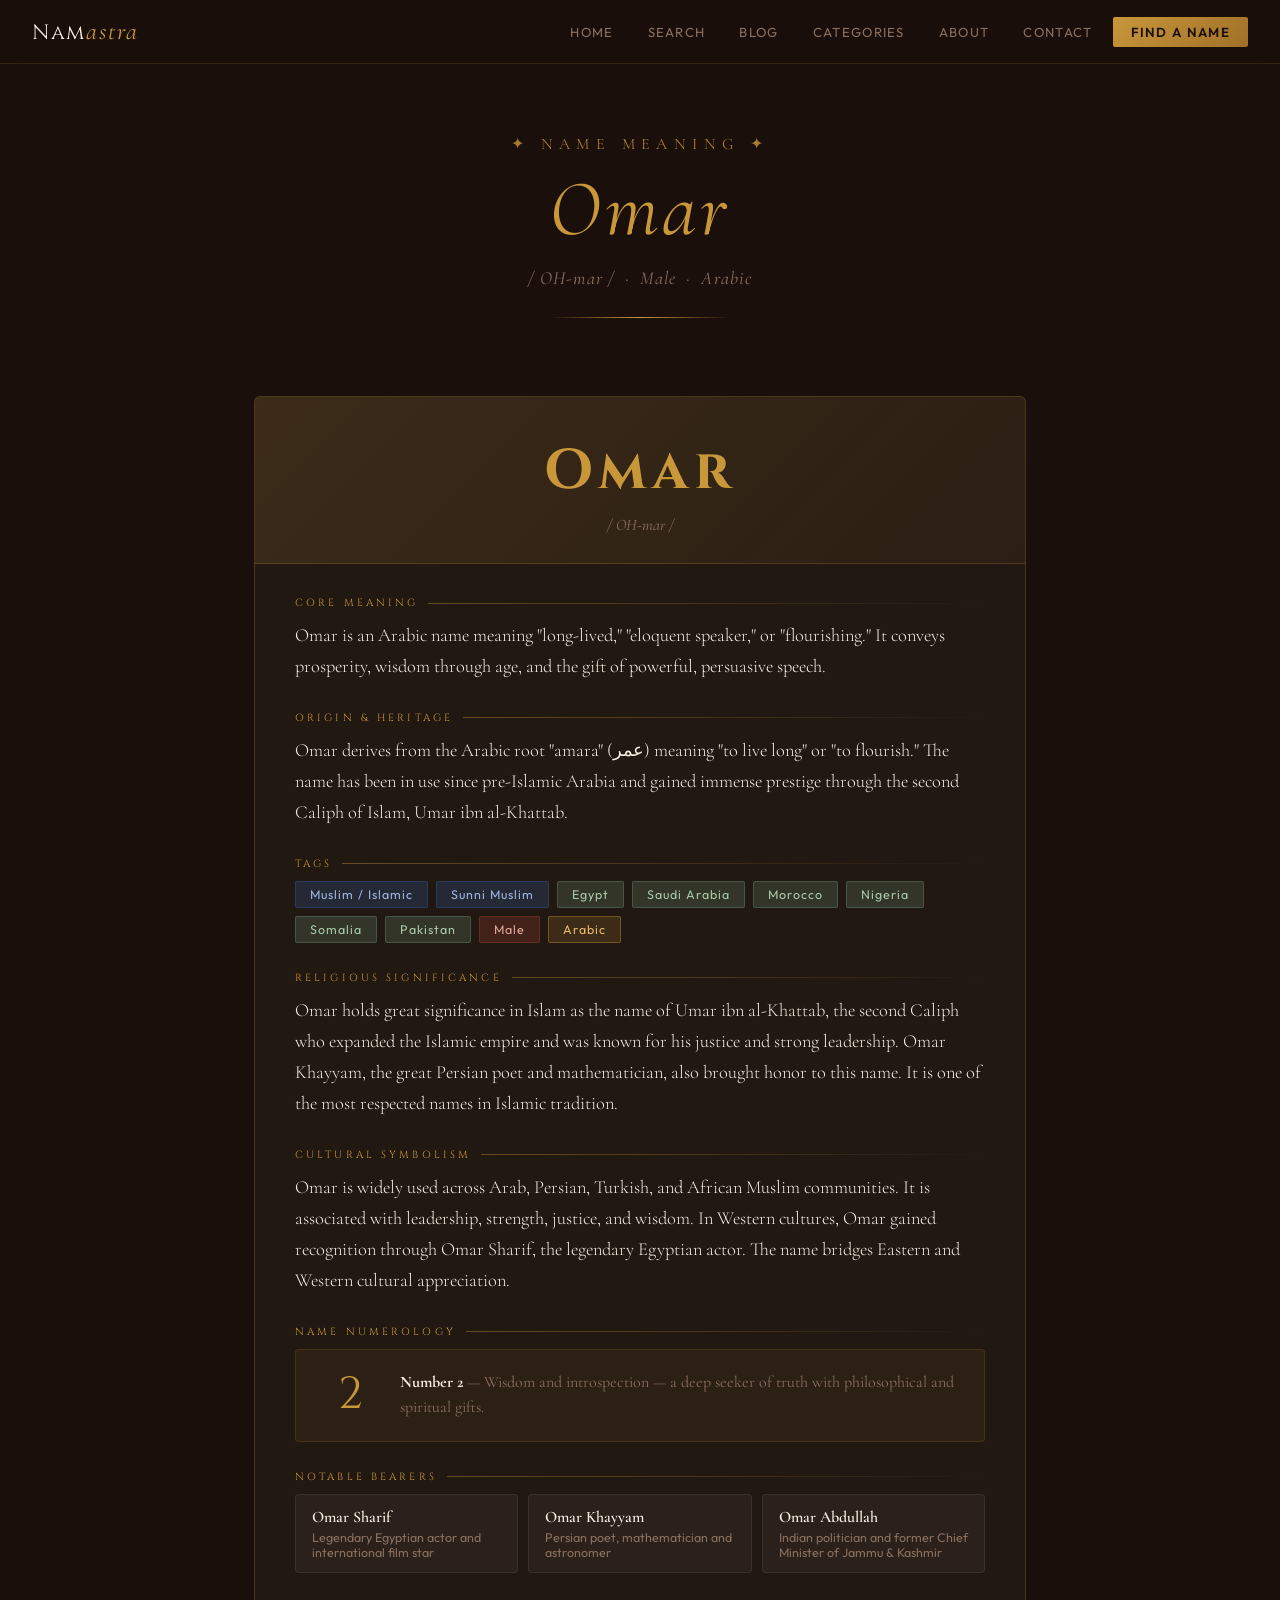
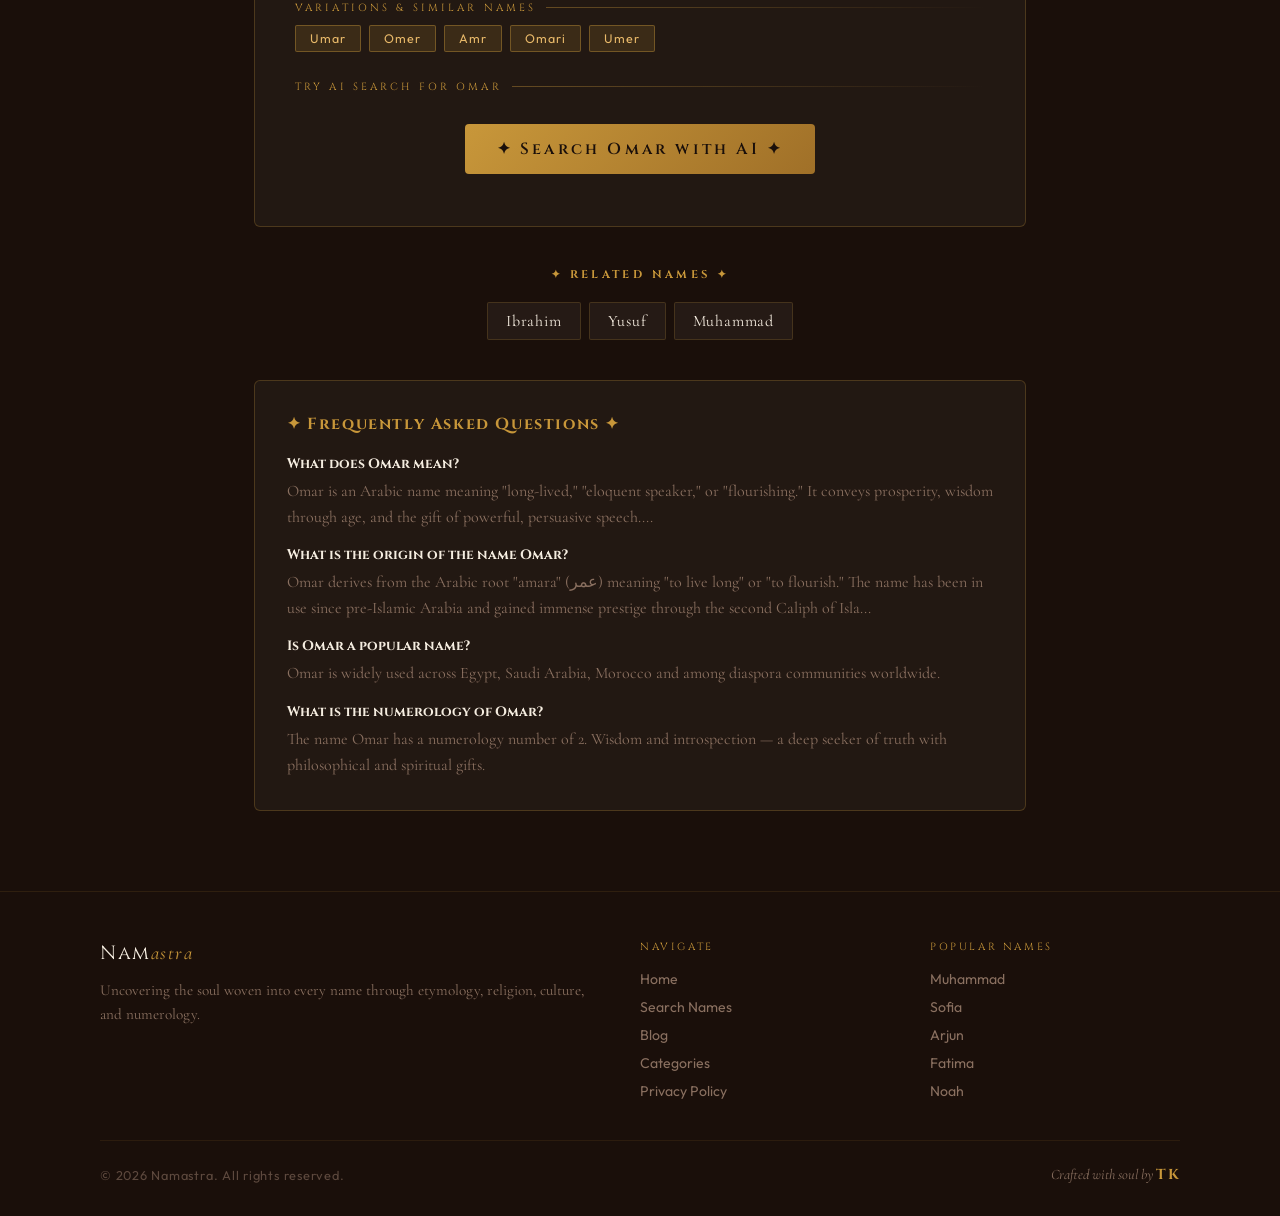
<file: blog/omar-name-meaning.html>
<!DOCTYPE html>
<html lang="en">
<head>
  <meta charset="UTF-8"/>
  <meta name="viewport" content="width=device-width,initial-scale=1.0"/>
  <title>Omar Name Meaning, Origin & Significance | Namastra</title>
  <meta name="description" content="Discover the meaning of Omar — an Arabic name meaning "long-lived" and "eloquent." Learn its deep Islamic significance, cultural history, numerology, and famous bearers."/>
  <meta name="keywords" content="Omar name meaning, Omar Arabic meaning, Omar Islamic name, Umar meaning, what does Omar mean, Omar name origin"/>
  <meta name="robots" content="index, follow"/>
  <link rel="canonical" href="https://namastra.netlify.app/blog/omar-name-meaning.html"/>
  <meta property="og:title" content="Omar Name Meaning — Namastra"/>
  <meta property="og:description" content="Discover the meaning of Omar — an Arabic name meaning "long-lived" and "eloquent." Learn its deep Islamic significance, cultural history, numerology, and famous bearers."/>
  <meta property="og:url" content="https://namastra.netlify.app/blog/omar-name-meaning.html"/>
  <meta property="og:type" content="article"/>
  <script type="application/ld+json">
  {
    "@context": "https://schema.org",
    "@type": "Article",
    "headline": "Omar Name Meaning, Origin and Significance",
    "description": "Discover the meaning of Omar — an Arabic name meaning "long-lived" and "eloquent." Learn its deep Islamic significance, cultural history, numerology, and famous bearers.",
    "author": {"@type": "Organization", "name": "Namastra"},
    "publisher": {"@type": "Organization", "name": "Namastra"},
    "datePublished": "2026-05-31",
    "dateModified": "2026-05-31",
    "mainEntityOfPage": "https://namastra.netlify.app/blog/omar-name-meaning.html",
    "breadcrumb": {
      "@type": "BreadcrumbList",
      "itemListElement": [
        {"@type": "ListItem", "position": 1, "name": "Home", "item": "https://namastra.netlify.app/"},
        {"@type": "ListItem", "position": 2, "name": "Blog", "item": "https://namastra.netlify.app/blog.html"},
        {"@type": "ListItem", "position": 3, "name": "Omar Name Meaning", "item": "https://namastra.netlify.app/blog/omar-name-meaning.html"}
      ]
    },
    "about": {
      "@type": "Thing",
      "name": "Omar",
      "description": "Omar is an Arabic name meaning "long-lived," "eloquent speaker," or "flourishing." It conveys prosperity, wisdom through age, and the gift of powerful, persuasive speech."
    }
  }
  </script>
  <link rel="sitemap" type="application/xml" href="/sitemap.xml"/>
  <link rel="stylesheet" href="/shared.css"/>
</head>
<body>
<div class="stars" id="stars"></div>

<nav class="navbar" role="navigation" aria-label="Main navigation">
  <a href="/index.html" class="nav-brand">Nam<span>astra</span></a>
  <div class="nav-links">
    <a href="/index.html" class="nav-link">Home</a>
    <a href="/search.html" class="nav-link">Search</a>
    <a href="/blog.html" class="nav-link">Blog</a>
    <a href="/categories/index.html" class="nav-link">Categories</a>
    <a href="/about.html" class="nav-link">About</a>
    <a href="/contact.html" class="nav-link">Contact</a>
    <a href="/search.html" class="nav-link nav-cta">Find a Name</a>
  </div>
  <button class="hamburger" onclick="document.getElementById('mobileMenu').classList.toggle('open')" aria-label="Toggle menu">
    <span></span><span></span><span></span>
  </button>
</nav>
<div class="mobile-menu" id="mobileMenu">
  <a href="/index.html" class="nav-link">Home</a>
  <a href="/search.html" class="nav-link">Search</a>
  <a href="/blog.html" class="nav-link">Blog</a>
  <a href="/categories/index.html" class="nav-link">Categories</a>
  <a href="/about.html" class="nav-link">About</a>
  <a href="/contact.html" class="nav-link">Contact</a>
</div>

<header class="page-hero">
  <div class="page-eyebrow">✦ Name Meaning ✦</div>
  <h1 class="page-title"><span>Omar</span></h1>
  <p class="page-subtitle">/ OH-mar / &nbsp;·&nbsp; Male &nbsp;·&nbsp; Arabic</p>
  <div class="divider"></div>
</header>

<main class="result-section show" style="max-width:820px;margin:0 auto;padding:0 24px 80px">
  <div class="result-card">
    <div class="card-header">
      <h2 class="name-display">Omar</h2>
      <div class="name-pronunciation">/ OH-mar /</div>
    </div>
    <div class="card-body">

      <div class="info-block">
        <div class="info-label">Core Meaning</div>
        <p class="info-text">Omar is an Arabic name meaning "long-lived," "eloquent speaker," or "flourishing." It conveys prosperity, wisdom through age, and the gift of powerful, persuasive speech.</p>
      </div>

      <div class="info-block">
        <div class="info-label">Origin & Heritage</div>
        <p class="info-text">Omar derives from the Arabic root "amara" (عمر) meaning "to live long" or "to flourish." The name has been in use since pre-Islamic Arabia and gained immense prestige through the second Caliph of Islam, Umar ibn al-Khattab.</p>
      </div>

      <div class="info-block">
        <div class="info-label">Tags</div>
        <div class="tags-row">
          <span class="tag tag-religion">Muslim / Islamic</span><span class="tag tag-religion">Sunni Muslim</span>
          <span class="tag tag-country">Egypt</span><span class="tag tag-country">Saudi Arabia</span><span class="tag tag-country">Morocco</span><span class="tag tag-country">Nigeria</span><span class="tag tag-country">Somalia</span><span class="tag tag-country">Pakistan</span>
          <span class="tag tag-gender">Male</span>
          <span class="tag tag-origin">Arabic</span>
        </div>
      </div>

      <div class="info-block">
        <div class="info-label">Religious Significance</div>
        <p class="info-text">Omar holds great significance in Islam as the name of Umar ibn al-Khattab, the second Caliph who expanded the Islamic empire and was known for his justice and strong leadership. Omar Khayyam, the great Persian poet and mathematician, also brought honor to this name. It is one of the most respected names in Islamic tradition.</p>
      </div>

      <div class="info-block">
        <div class="info-label">Cultural Symbolism</div>
        <p class="info-text">Omar is widely used across Arab, Persian, Turkish, and African Muslim communities. It is associated with leadership, strength, justice, and wisdom. In Western cultures, Omar gained recognition through Omar Sharif, the legendary Egyptian actor. The name bridges Eastern and Western cultural appreciation.</p>
      </div>

      <div class="info-block">
        <div class="info-label">Name Numerology</div>
        <div class="numerology-block">
          <div class="numerology-num">2</div>
          <div class="numerology-text"><strong style="color:var(--parchment)">Number 2</strong> — Wisdom and introspection — a deep seeker of truth with philosophical and spiritual gifts.</div>
        </div>
      </div>

      <div class="info-block">
        <div class="info-label">Notable Bearers</div>
        <div class="famous-grid"><div class="famous-person"><div class="famous-name">Omar Sharif</div><div class="famous-desc">Legendary Egyptian actor and international film star</div></div><div class="famous-person"><div class="famous-name">Omar Khayyam</div><div class="famous-desc">Persian poet, mathematician and astronomer</div></div><div class="famous-person"><div class="famous-name">Omar Abdullah</div><div class="famous-desc">Indian politician and former Chief Minister of Jammu & Kashmir</div></div></div>
      </div>

      <div class="info-block">
        <div class="info-label">Variations & Similar Names</div>
        <div class="tags-row"><a href="/search?q=Umar" class="tag tag-origin" style="text-decoration:none;cursor:pointer">Umar</a><a href="/search?q=Omer" class="tag tag-origin" style="text-decoration:none;cursor:pointer">Omer</a><a href="/search?q=Amr" class="tag tag-origin" style="text-decoration:none;cursor:pointer">Amr</a><a href="/search?q=Omari" class="tag tag-origin" style="text-decoration:none;cursor:pointer">Omari</a><a href="/search?q=Umer" class="tag tag-origin" style="text-decoration:none;cursor:pointer">Umer</a></div>
      </div>

      <div class="info-block">
        <div class="info-label">Try AI Search for Omar</div>
        <div style="text-align:center;padding:20px 0">
          <a href="/search.html?q=Omar" class="btn-primary" style="display:inline-block;text-decoration:none;padding:14px 32px;width:auto">
            ✦ Search Omar with AI ✦
          </a>
        </div>
      </div>

    </div>
  </div>

  <!-- Related Names -->
  <div style="margin-top:40px">
    <h2 class="section-title">✦ Related Names ✦</h2>
    <div class="popular-grid"><a href="/blog/ibrahim-name-meaning.html" class="popular-chip" style="text-decoration:none">Ibrahim</a><a href="/blog/yusuf-name-meaning.html" class="popular-chip" style="text-decoration:none">Yusuf</a><a href="/blog/muhammad-name-meaning.html" class="popular-chip" style="text-decoration:none">Muhammad</a></div>
  </div>

  <!-- FAQ Schema -->
  <div style="margin-top:40px;background:var(--card-bg);border:1px solid var(--card-border);border-radius:6px;padding:32px">
    <h2 style="font-family:'Cinzel',serif;font-size:1rem;color:var(--gold);letter-spacing:0.1em;margin-bottom:20px">✦ Frequently Asked Questions ✦</h2>
    <div style="display:flex;flex-direction:column;gap:16px">
      <div>
        <h3 style="font-family:'Cinzel',serif;font-size:0.85rem;color:var(--parchment);margin-bottom:6px">What does Omar mean?</h3>
        <p style="font-family:'Cormorant Garamond',serif;font-size:1rem;color:var(--muted);line-height:1.6">Omar is an Arabic name meaning "long-lived," "eloquent speaker," or "flourishing." It conveys prosperity, wisdom through age, and the gift of powerful, persuasive speech....</p>
      </div>
      <div>
        <h3 style="font-family:'Cinzel',serif;font-size:0.85rem;color:var(--parchment);margin-bottom:6px">What is the origin of the name Omar?</h3>
        <p style="font-family:'Cormorant Garamond',serif;font-size:1rem;color:var(--muted);line-height:1.6">Omar derives from the Arabic root "amara" (عمر) meaning "to live long" or "to flourish." The name has been in use since pre-Islamic Arabia and gained immense prestige through the second Caliph of Isla...</p>
      </div>
      <div>
        <h3 style="font-family:'Cinzel',serif;font-size:0.85rem;color:var(--parchment);margin-bottom:6px">Is Omar a popular name?</h3>
        <p style="font-family:'Cormorant Garamond',serif;font-size:1rem;color:var(--muted);line-height:1.6">Omar is widely used across Egypt, Saudi Arabia, Morocco and among diaspora communities worldwide.</p>
      </div>
      <div>
        <h3 style="font-family:'Cinzel',serif;font-size:0.85rem;color:var(--parchment);margin-bottom:6px">What is the numerology of Omar?</h3>
        <p style="font-family:'Cormorant Garamond',serif;font-size:1rem;color:var(--muted);line-height:1.6">The name Omar has a numerology number of 2. Wisdom and introspection — a deep seeker of truth with philosophical and spiritual gifts.</p>
      </div>
    </div>
  </div>

</main>

<footer>
  <div class="footer-grid">
    <div>
      <div class="footer-brand">Nam<span>astra</span></div>
      <p class="footer-desc">Uncovering the soul woven into every name through etymology, religion, culture, and numerology.</p>
    </div>
    <div>
      <div class="footer-heading">Navigate</div>
      <ul class="footer-links">
        <li><a href="/index.html">Home</a></li>
        <li><a href="/search.html">Search Names</a></li>
        <li><a href="/blog.html">Blog</a></li>
        <li><a href="/categories/index.html">Categories</a></li>
        <li><a href="/privacy.html">Privacy Policy</a></li>
      </ul>
    </div>
    <div>
      <div class="footer-heading">Popular Names</div>
      <ul class="footer-links">
        <li><a href="/blog/muhammad-name-meaning.html">Muhammad</a></li>
        <li><a href="/blog/sofia-name-meaning.html">Sofia</a></li>
        <li><a href="/blog/arjun-name-meaning.html">Arjun</a></li>
        <li><a href="/blog/fatima-name-meaning.html">Fatima</a></li>
        <li><a href="/blog/noah-name-meaning.html">Noah</a></li>
      </ul>
    </div>
  </div>
  <div class="footer-bottom">
    <div class="footer-copy">© 2026 Namastra. All rights reserved.</div>
    <div class="footer-made">Crafted with soul by <strong>TK</strong></div>
  </div>
</footer>

<script src="/shared.js"></script>
</body>
</html>
</file>
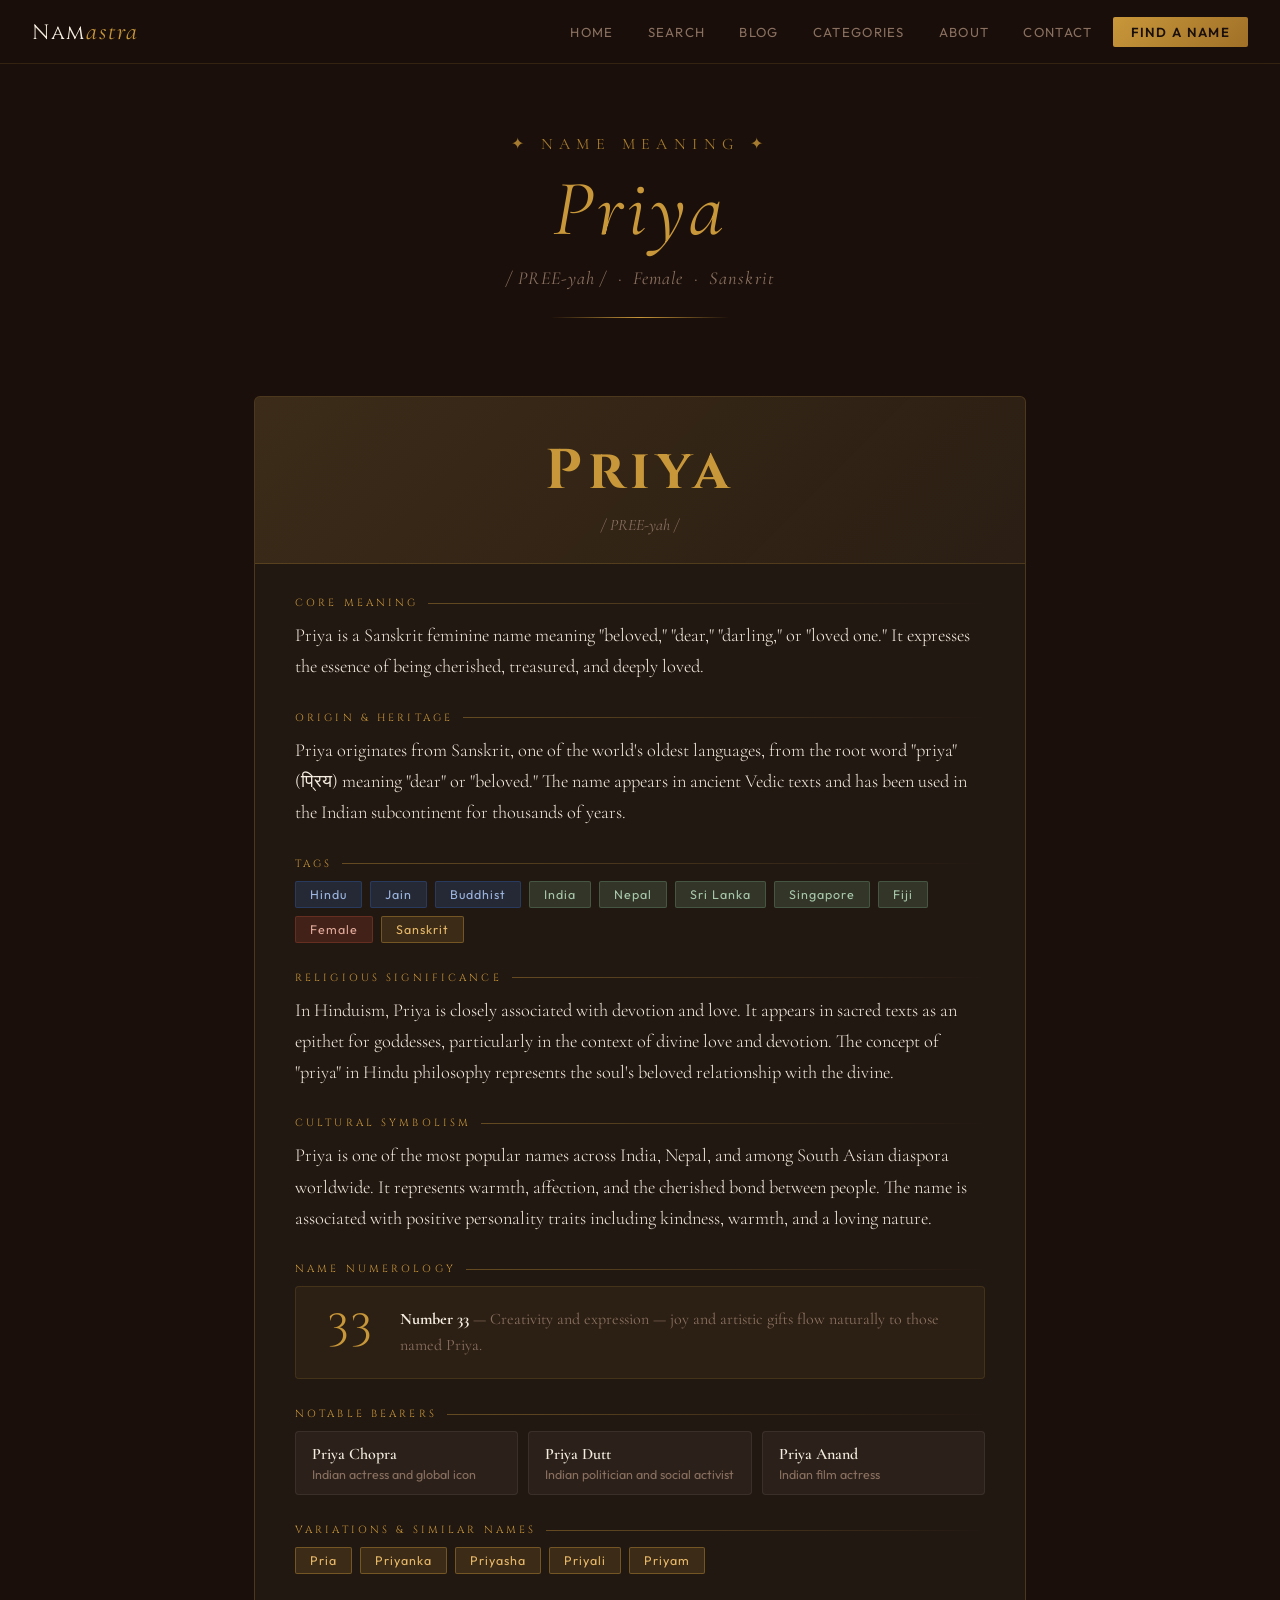
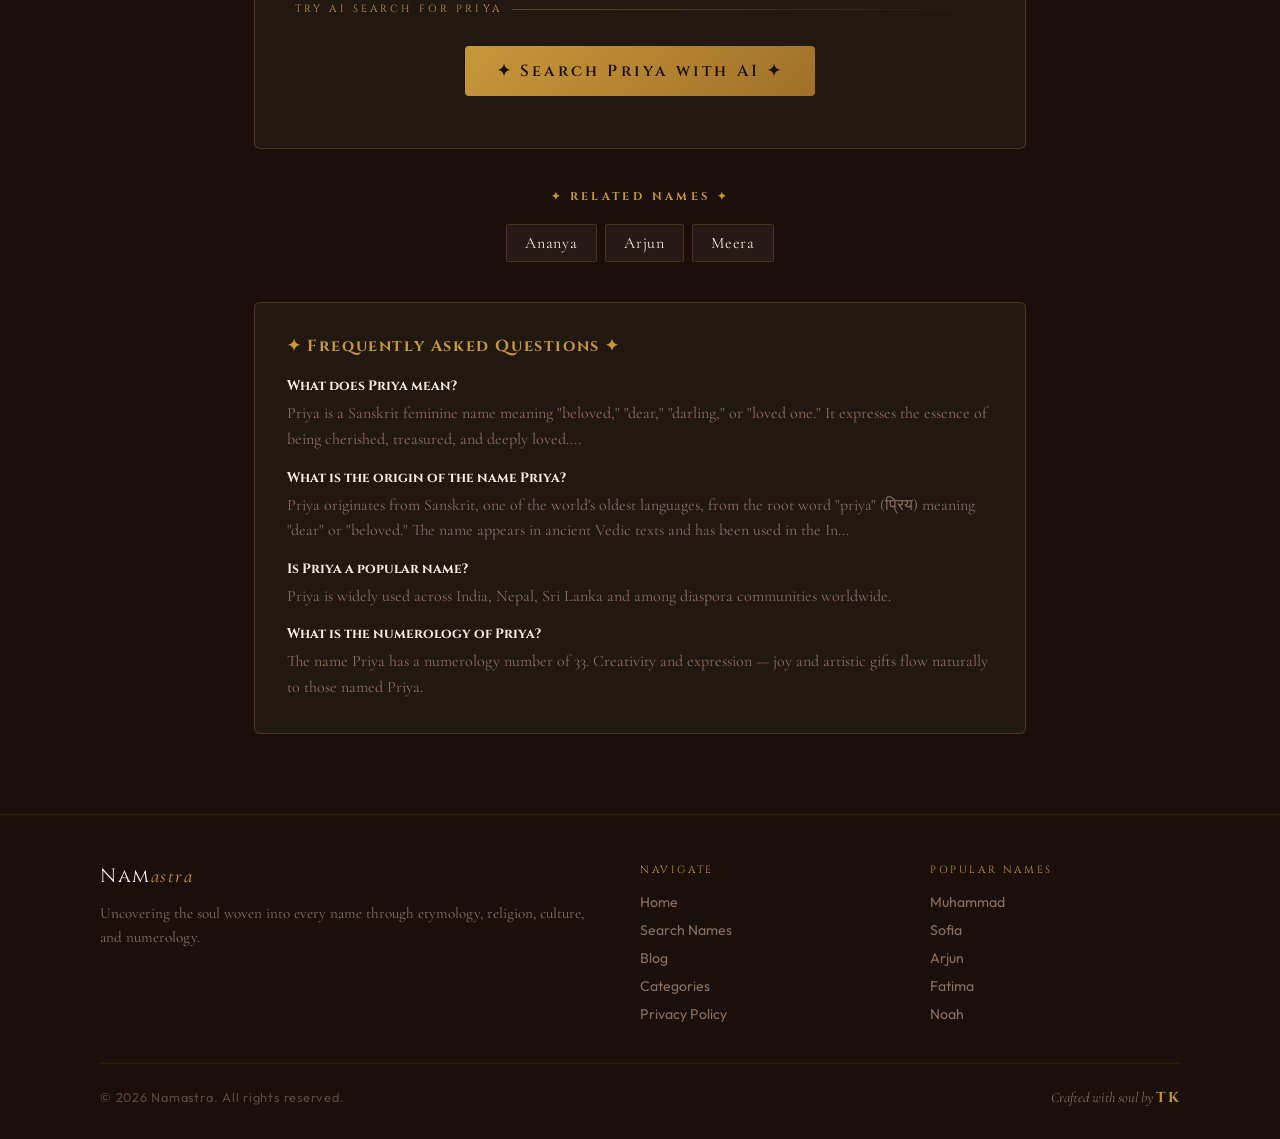
<file: blog/priya-name-meaning.html>
<!DOCTYPE html>
<html lang="en">
<head>
  <meta charset="UTF-8"/>
  <meta name="viewport" content="width=device-width,initial-scale=1.0"/>
  <title>Priya Name Meaning, Origin & Significance | Namastra</title>
  <meta name="description" content="Discover the meaning of Priya — a Sanskrit name meaning "beloved" or "dear." Learn its Hindu significance, cultural history, numerology, and famous bearers."/>
  <meta name="keywords" content="Priya name meaning, Priya Sanskrit meaning, Priya Hindu name, Priya name origin, what does Priya mean, Priya meaning in Hindi"/>
  <meta name="robots" content="index, follow"/>
  <link rel="canonical" href="https://namastra.netlify.app/blog/priya-name-meaning.html"/>
  <meta property="og:title" content="Priya Name Meaning — Namastra"/>
  <meta property="og:description" content="Discover the meaning of Priya — a Sanskrit name meaning "beloved" or "dear." Learn its Hindu significance, cultural history, numerology, and famous bearers."/>
  <meta property="og:url" content="https://namastra.netlify.app/blog/priya-name-meaning.html"/>
  <meta property="og:type" content="article"/>
  <script type="application/ld+json">
  {
    "@context": "https://schema.org",
    "@type": "Article",
    "headline": "Priya Name Meaning, Origin and Significance",
    "description": "Discover the meaning of Priya — a Sanskrit name meaning "beloved" or "dear." Learn its Hindu significance, cultural history, numerology, and famous bearers.",
    "author": {"@type": "Organization", "name": "Namastra"},
    "publisher": {"@type": "Organization", "name": "Namastra"},
    "datePublished": "2026-05-31",
    "dateModified": "2026-05-31",
    "mainEntityOfPage": "https://namastra.netlify.app/blog/priya-name-meaning.html",
    "breadcrumb": {
      "@type": "BreadcrumbList",
      "itemListElement": [
        {"@type": "ListItem", "position": 1, "name": "Home", "item": "https://namastra.netlify.app/"},
        {"@type": "ListItem", "position": 2, "name": "Blog", "item": "https://namastra.netlify.app/blog.html"},
        {"@type": "ListItem", "position": 3, "name": "Priya Name Meaning", "item": "https://namastra.netlify.app/blog/priya-name-meaning.html"}
      ]
    },
    "about": {
      "@type": "Thing",
      "name": "Priya",
      "description": "Priya is a Sanskrit feminine name meaning "beloved," "dear," "darling," or "loved one." It expresses the essence of being cherished, treasured, and deeply loved."
    }
  }
  </script>
  <link rel="sitemap" type="application/xml" href="/sitemap.xml"/>
  <link rel="stylesheet" href="/shared.css"/>
</head>
<body>
<div class="stars" id="stars"></div>

<nav class="navbar" role="navigation" aria-label="Main navigation">
  <a href="/index.html" class="nav-brand">Nam<span>astra</span></a>
  <div class="nav-links">
    <a href="/index.html" class="nav-link">Home</a>
    <a href="/search.html" class="nav-link">Search</a>
    <a href="/blog.html" class="nav-link">Blog</a>
    <a href="/categories/index.html" class="nav-link">Categories</a>
    <a href="/about.html" class="nav-link">About</a>
    <a href="/contact.html" class="nav-link">Contact</a>
    <a href="/search.html" class="nav-link nav-cta">Find a Name</a>
  </div>
  <button class="hamburger" onclick="document.getElementById('mobileMenu').classList.toggle('open')" aria-label="Toggle menu">
    <span></span><span></span><span></span>
  </button>
</nav>
<div class="mobile-menu" id="mobileMenu">
  <a href="/index.html" class="nav-link">Home</a>
  <a href="/search.html" class="nav-link">Search</a>
  <a href="/blog.html" class="nav-link">Blog</a>
  <a href="/categories/index.html" class="nav-link">Categories</a>
  <a href="/about.html" class="nav-link">About</a>
  <a href="/contact.html" class="nav-link">Contact</a>
</div>

<header class="page-hero">
  <div class="page-eyebrow">✦ Name Meaning ✦</div>
  <h1 class="page-title"><span>Priya</span></h1>
  <p class="page-subtitle">/ PREE-yah / &nbsp;·&nbsp; Female &nbsp;·&nbsp; Sanskrit</p>
  <div class="divider"></div>
</header>

<main class="result-section show" style="max-width:820px;margin:0 auto;padding:0 24px 80px">
  <div class="result-card">
    <div class="card-header">
      <h2 class="name-display">Priya</h2>
      <div class="name-pronunciation">/ PREE-yah /</div>
    </div>
    <div class="card-body">

      <div class="info-block">
        <div class="info-label">Core Meaning</div>
        <p class="info-text">Priya is a Sanskrit feminine name meaning "beloved," "dear," "darling," or "loved one." It expresses the essence of being cherished, treasured, and deeply loved.</p>
      </div>

      <div class="info-block">
        <div class="info-label">Origin & Heritage</div>
        <p class="info-text">Priya originates from Sanskrit, one of the world's oldest languages, from the root word "priya" (प्रिय) meaning "dear" or "beloved." The name appears in ancient Vedic texts and has been used in the Indian subcontinent for thousands of years.</p>
      </div>

      <div class="info-block">
        <div class="info-label">Tags</div>
        <div class="tags-row">
          <span class="tag tag-religion">Hindu</span><span class="tag tag-religion">Jain</span><span class="tag tag-religion">Buddhist</span>
          <span class="tag tag-country">India</span><span class="tag tag-country">Nepal</span><span class="tag tag-country">Sri Lanka</span><span class="tag tag-country">Singapore</span><span class="tag tag-country">Fiji</span>
          <span class="tag tag-gender">Female</span>
          <span class="tag tag-origin">Sanskrit</span>
        </div>
      </div>

      <div class="info-block">
        <div class="info-label">Religious Significance</div>
        <p class="info-text">In Hinduism, Priya is closely associated with devotion and love. It appears in sacred texts as an epithet for goddesses, particularly in the context of divine love and devotion. The concept of "priya" in Hindu philosophy represents the soul's beloved relationship with the divine.</p>
      </div>

      <div class="info-block">
        <div class="info-label">Cultural Symbolism</div>
        <p class="info-text">Priya is one of the most popular names across India, Nepal, and among South Asian diaspora worldwide. It represents warmth, affection, and the cherished bond between people. The name is associated with positive personality traits including kindness, warmth, and a loving nature.</p>
      </div>

      <div class="info-block">
        <div class="info-label">Name Numerology</div>
        <div class="numerology-block">
          <div class="numerology-num">33</div>
          <div class="numerology-text"><strong style="color:var(--parchment)">Number 33</strong> — Creativity and expression — joy and artistic gifts flow naturally to those named Priya.</div>
        </div>
      </div>

      <div class="info-block">
        <div class="info-label">Notable Bearers</div>
        <div class="famous-grid"><div class="famous-person"><div class="famous-name">Priya Chopra</div><div class="famous-desc">Indian actress and global icon</div></div><div class="famous-person"><div class="famous-name">Priya Dutt</div><div class="famous-desc">Indian politician and social activist</div></div><div class="famous-person"><div class="famous-name">Priya Anand</div><div class="famous-desc">Indian film actress</div></div></div>
      </div>

      <div class="info-block">
        <div class="info-label">Variations & Similar Names</div>
        <div class="tags-row"><a href="/search?q=Pria" class="tag tag-origin" style="text-decoration:none;cursor:pointer">Pria</a><a href="/search?q=Priyanka" class="tag tag-origin" style="text-decoration:none;cursor:pointer">Priyanka</a><a href="/search?q=Priyasha" class="tag tag-origin" style="text-decoration:none;cursor:pointer">Priyasha</a><a href="/search?q=Priyali" class="tag tag-origin" style="text-decoration:none;cursor:pointer">Priyali</a><a href="/search?q=Priyam" class="tag tag-origin" style="text-decoration:none;cursor:pointer">Priyam</a></div>
      </div>

      <div class="info-block">
        <div class="info-label">Try AI Search for Priya</div>
        <div style="text-align:center;padding:20px 0">
          <a href="/search.html?q=Priya" class="btn-primary" style="display:inline-block;text-decoration:none;padding:14px 32px;width:auto">
            ✦ Search Priya with AI ✦
          </a>
        </div>
      </div>

    </div>
  </div>

  <!-- Related Names -->
  <div style="margin-top:40px">
    <h2 class="section-title">✦ Related Names ✦</h2>
    <div class="popular-grid"><a href="/blog/ananya-name-meaning.html" class="popular-chip" style="text-decoration:none">Ananya</a><a href="/blog/arjun-name-meaning.html" class="popular-chip" style="text-decoration:none">Arjun</a><a href="/blog/meera-name-meaning.html" class="popular-chip" style="text-decoration:none">Meera</a></div>
  </div>

  <!-- FAQ Schema -->
  <div style="margin-top:40px;background:var(--card-bg);border:1px solid var(--card-border);border-radius:6px;padding:32px">
    <h2 style="font-family:'Cinzel',serif;font-size:1rem;color:var(--gold);letter-spacing:0.1em;margin-bottom:20px">✦ Frequently Asked Questions ✦</h2>
    <div style="display:flex;flex-direction:column;gap:16px">
      <div>
        <h3 style="font-family:'Cinzel',serif;font-size:0.85rem;color:var(--parchment);margin-bottom:6px">What does Priya mean?</h3>
        <p style="font-family:'Cormorant Garamond',serif;font-size:1rem;color:var(--muted);line-height:1.6">Priya is a Sanskrit feminine name meaning "beloved," "dear," "darling," or "loved one." It expresses the essence of being cherished, treasured, and deeply loved....</p>
      </div>
      <div>
        <h3 style="font-family:'Cinzel',serif;font-size:0.85rem;color:var(--parchment);margin-bottom:6px">What is the origin of the name Priya?</h3>
        <p style="font-family:'Cormorant Garamond',serif;font-size:1rem;color:var(--muted);line-height:1.6">Priya originates from Sanskrit, one of the world's oldest languages, from the root word "priya" (प्रिय) meaning "dear" or "beloved." The name appears in ancient Vedic texts and has been used in the In...</p>
      </div>
      <div>
        <h3 style="font-family:'Cinzel',serif;font-size:0.85rem;color:var(--parchment);margin-bottom:6px">Is Priya a popular name?</h3>
        <p style="font-family:'Cormorant Garamond',serif;font-size:1rem;color:var(--muted);line-height:1.6">Priya is widely used across India, Nepal, Sri Lanka and among diaspora communities worldwide.</p>
      </div>
      <div>
        <h3 style="font-family:'Cinzel',serif;font-size:0.85rem;color:var(--parchment);margin-bottom:6px">What is the numerology of Priya?</h3>
        <p style="font-family:'Cormorant Garamond',serif;font-size:1rem;color:var(--muted);line-height:1.6">The name Priya has a numerology number of 33. Creativity and expression — joy and artistic gifts flow naturally to those named Priya.</p>
      </div>
    </div>
  </div>

</main>

<footer>
  <div class="footer-grid">
    <div>
      <div class="footer-brand">Nam<span>astra</span></div>
      <p class="footer-desc">Uncovering the soul woven into every name through etymology, religion, culture, and numerology.</p>
    </div>
    <div>
      <div class="footer-heading">Navigate</div>
      <ul class="footer-links">
        <li><a href="/index.html">Home</a></li>
        <li><a href="/search.html">Search Names</a></li>
        <li><a href="/blog.html">Blog</a></li>
        <li><a href="/categories/index.html">Categories</a></li>
        <li><a href="/privacy.html">Privacy Policy</a></li>
      </ul>
    </div>
    <div>
      <div class="footer-heading">Popular Names</div>
      <ul class="footer-links">
        <li><a href="/blog/muhammad-name-meaning.html">Muhammad</a></li>
        <li><a href="/blog/sofia-name-meaning.html">Sofia</a></li>
        <li><a href="/blog/arjun-name-meaning.html">Arjun</a></li>
        <li><a href="/blog/fatima-name-meaning.html">Fatima</a></li>
        <li><a href="/blog/noah-name-meaning.html">Noah</a></li>
      </ul>
    </div>
  </div>
  <div class="footer-bottom">
    <div class="footer-copy">© 2026 Namastra. All rights reserved.</div>
    <div class="footer-made">Crafted with soul by <strong>TK</strong></div>
  </div>
</footer>

<script src="/shared.js"></script>
</body>
                                                                                                         </html>
</file>
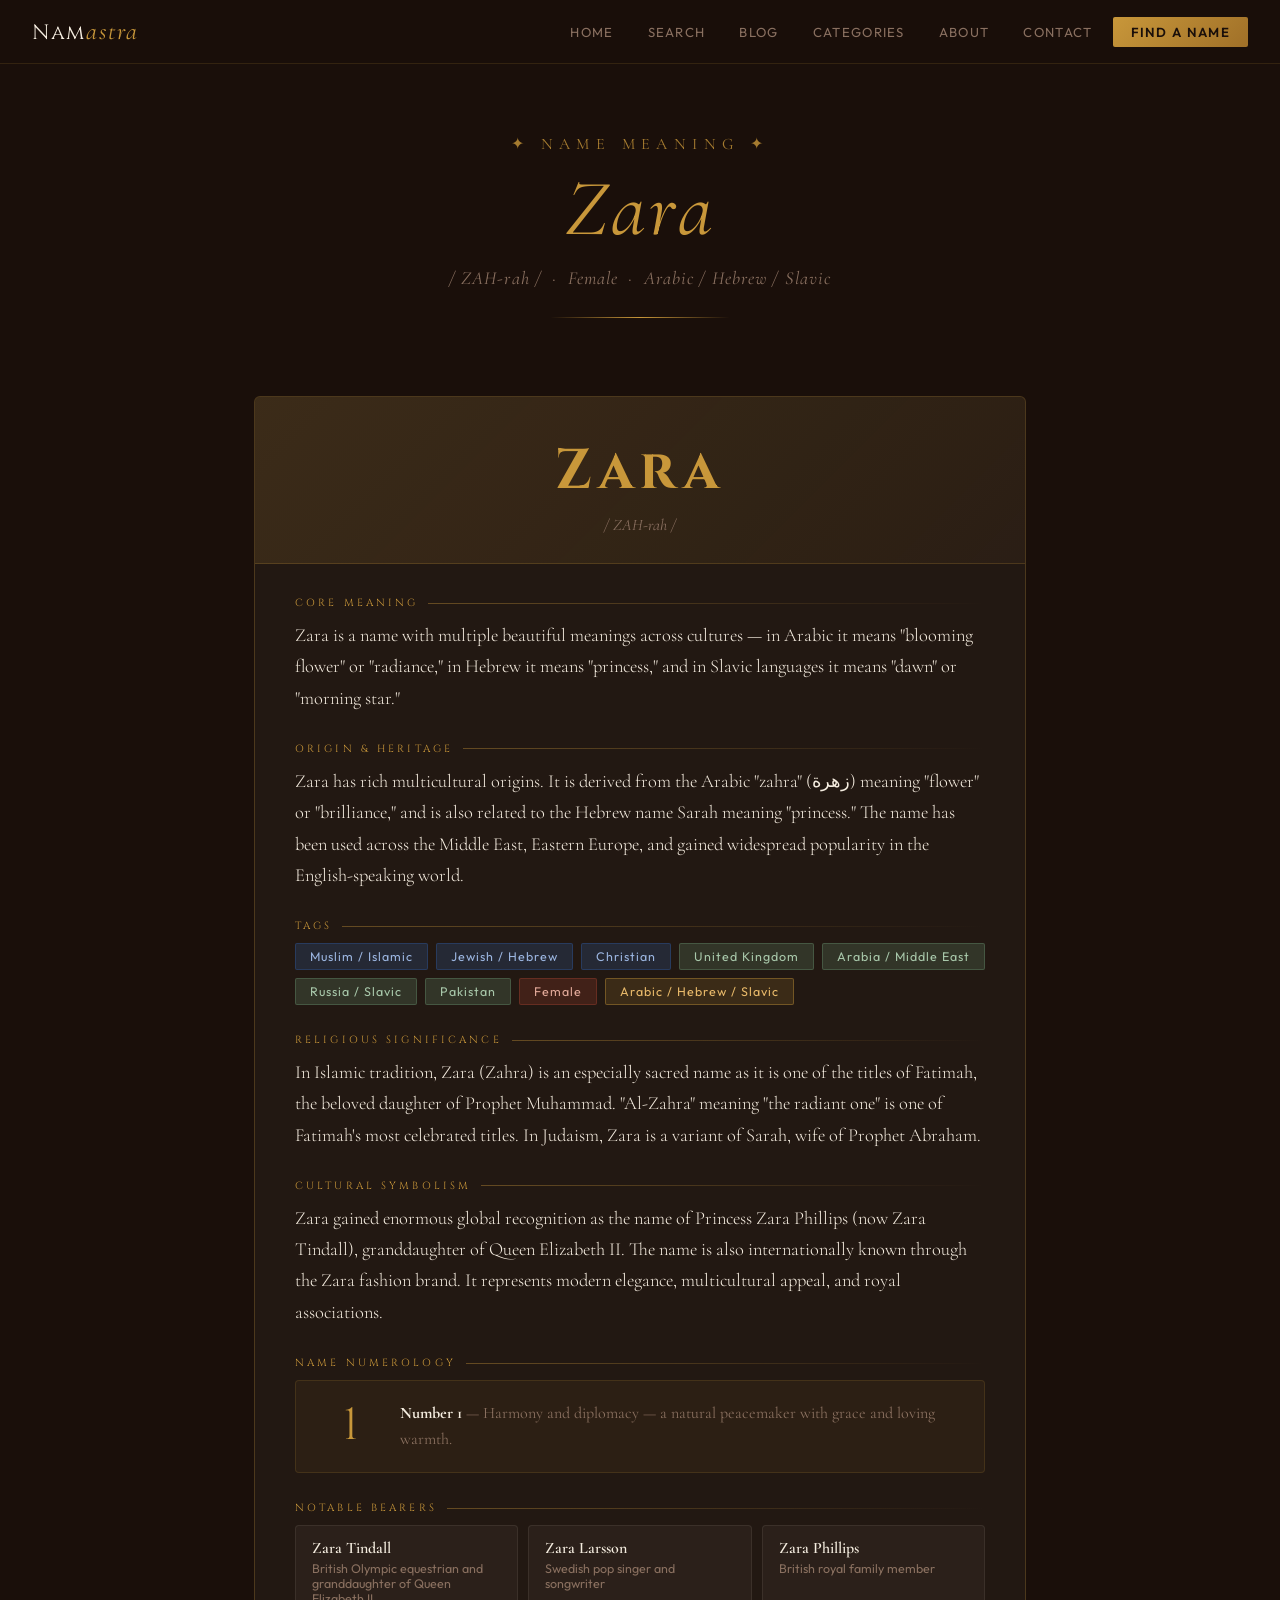
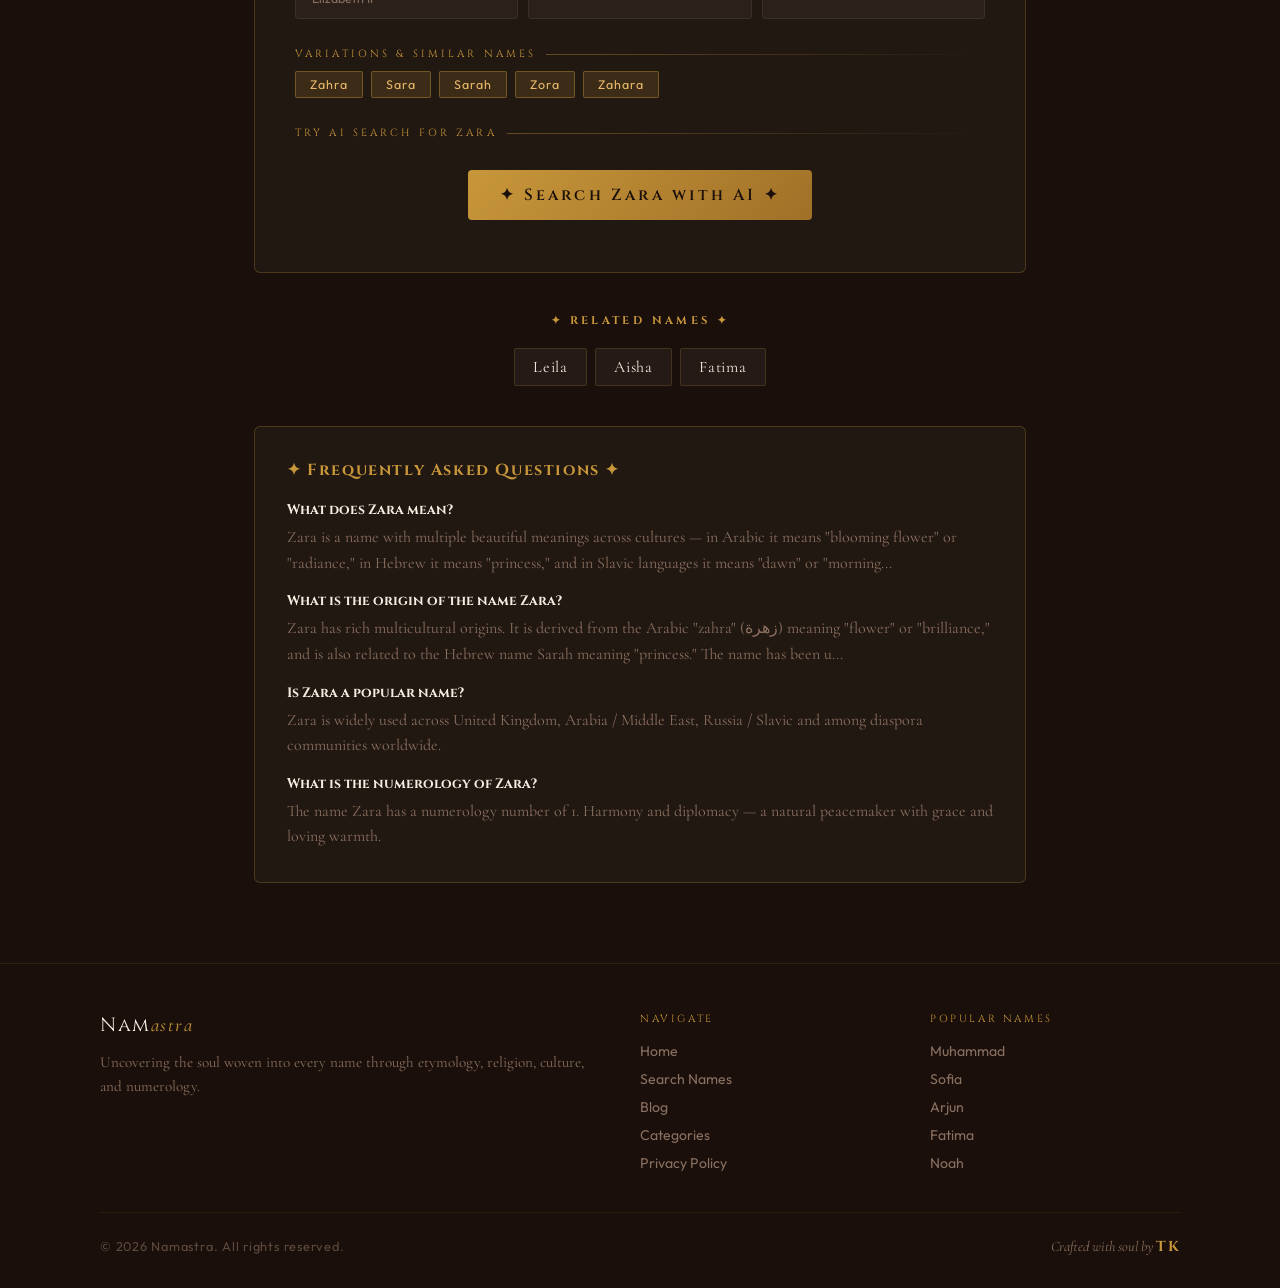
<file: blog/zara-name-meaning.html>
<!DOCTYPE html>
<html lang="en">
<head>
  <meta charset="UTF-8"/>
  <meta name="viewport" content="width=device-width,initial-scale=1.0"/>
  <title>Zara Name Meaning, Origin & Significance | Namastra</title>
  <meta name="description" content="Discover the meaning of Zara — a name meaning "blooming flower" in Arabic and "princess" in Hebrew. Learn its Islamic and Jewish significance, cultural history, and famous bearers."/>
  <meta name="keywords" content="Zara name meaning, Zahra meaning, Zara Arabic meaning, Zara name origin, what does Zara mean, Zara Islamic meaning"/>
  <meta name="robots" content="index, follow"/>
  <link rel="canonical" href="https://namastra.netlify.app/blog/zara-name-meaning.html"/>
  <meta property="og:title" content="Zara Name Meaning — Namastra"/>
  <meta property="og:description" content="Discover the meaning of Zara — a name meaning "blooming flower" in Arabic and "princess" in Hebrew. Learn its Islamic and Jewish significance, cultural history, and famous bearers."/>
  <meta property="og:url" content="https://namastra.netlify.app/blog/zara-name-meaning.html"/>
  <meta property="og:type" content="article"/>
  <script type="application/ld+json">
  {
    "@context": "https://schema.org",
    "@type": "Article",
    "headline": "Zara Name Meaning, Origin and Significance",
    "description": "Discover the meaning of Zara — a name meaning "blooming flower" in Arabic and "princess" in Hebrew. Learn its Islamic and Jewish significance, cultural history, and famous bearers.",
    "author": {"@type": "Organization", "name": "Namastra"},
    "publisher": {"@type": "Organization", "name": "Namastra"},
    "datePublished": "2026-05-31",
    "dateModified": "2026-05-31",
    "mainEntityOfPage": "https://namastra.netlify.app/blog/zara-name-meaning.html",
    "breadcrumb": {
      "@type": "BreadcrumbList",
      "itemListElement": [
        {"@type": "ListItem", "position": 1, "name": "Home", "item": "https://namastra.netlify.app/"},
        {"@type": "ListItem", "position": 2, "name": "Blog", "item": "https://namastra.netlify.app/blog.html"},
        {"@type": "ListItem", "position": 3, "name": "Zara Name Meaning", "item": "https://namastra.netlify.app/blog/zara-name-meaning.html"}
      ]
    },
    "about": {
      "@type": "Thing",
      "name": "Zara",
      "description": "Zara is a name with multiple beautiful meanings across cultures — in Arabic it means "blooming flower" or "radiance," in Hebrew it means "princess," and in Slavic languages it means "dawn" or "morning star.""
    }
  }
  </script>
  <link rel="sitemap" type="application/xml" href="/sitemap.xml"/>
  <link rel="stylesheet" href="/shared.css"/>
</head>
<body>
<div class="stars" id="stars"></div>

<nav class="navbar" role="navigation" aria-label="Main navigation">
  <a href="/index.html" class="nav-brand">Nam<span>astra</span></a>
  <div class="nav-links">
    <a href="/index.html" class="nav-link">Home</a>
    <a href="/search.html" class="nav-link">Search</a>
    <a href="/blog.html" class="nav-link">Blog</a>
    <a href="/categories/index.html" class="nav-link">Categories</a>
    <a href="/about.html" class="nav-link">About</a>
    <a href="/contact.html" class="nav-link">Contact</a>
    <a href="/search.html" class="nav-link nav-cta">Find a Name</a>
  </div>
  <button class="hamburger" onclick="document.getElementById('mobileMenu').classList.toggle('open')" aria-label="Toggle menu">
    <span></span><span></span><span></span>
  </button>
</nav>
<div class="mobile-menu" id="mobileMenu">
  <a href="/index.html" class="nav-link">Home</a>
  <a href="/search.html" class="nav-link">Search</a>
  <a href="/blog.html" class="nav-link">Blog</a>
  <a href="/categories/index.html" class="nav-link">Categories</a>
  <a href="/about.html" class="nav-link">About</a>
  <a href="/contact.html" class="nav-link">Contact</a>
</div>

<header class="page-hero">
  <div class="page-eyebrow">✦ Name Meaning ✦</div>
  <h1 class="page-title"><span>Zara</span></h1>
  <p class="page-subtitle">/ ZAH-rah / &nbsp;·&nbsp; Female &nbsp;·&nbsp; Arabic / Hebrew / Slavic</p>
  <div class="divider"></div>
</header>

<main class="result-section show" style="max-width:820px;margin:0 auto;padding:0 24px 80px">
  <div class="result-card">
    <div class="card-header">
      <h2 class="name-display">Zara</h2>
      <div class="name-pronunciation">/ ZAH-rah /</div>
    </div>
    <div class="card-body">

      <div class="info-block">
        <div class="info-label">Core Meaning</div>
        <p class="info-text">Zara is a name with multiple beautiful meanings across cultures — in Arabic it means "blooming flower" or "radiance," in Hebrew it means "princess," and in Slavic languages it means "dawn" or "morning star."</p>
      </div>

      <div class="info-block">
        <div class="info-label">Origin & Heritage</div>
        <p class="info-text">Zara has rich multicultural origins. It is derived from the Arabic "zahra" (زهرة) meaning "flower" or "brilliance," and is also related to the Hebrew name Sarah meaning "princess." The name has been used across the Middle East, Eastern Europe, and gained widespread popularity in the English-speaking world.</p>
      </div>

      <div class="info-block">
        <div class="info-label">Tags</div>
        <div class="tags-row">
          <span class="tag tag-religion">Muslim / Islamic</span><span class="tag tag-religion">Jewish / Hebrew</span><span class="tag tag-religion">Christian</span>
          <span class="tag tag-country">United Kingdom</span><span class="tag tag-country">Arabia / Middle East</span><span class="tag tag-country">Russia / Slavic</span><span class="tag tag-country">Pakistan</span>
          <span class="tag tag-gender">Female</span>
          <span class="tag tag-origin">Arabic / Hebrew / Slavic</span>
        </div>
      </div>

      <div class="info-block">
        <div class="info-label">Religious Significance</div>
        <p class="info-text">In Islamic tradition, Zara (Zahra) is an especially sacred name as it is one of the titles of Fatimah, the beloved daughter of Prophet Muhammad. "Al-Zahra" meaning "the radiant one" is one of Fatimah's most celebrated titles. In Judaism, Zara is a variant of Sarah, wife of Prophet Abraham.</p>
      </div>

      <div class="info-block">
        <div class="info-label">Cultural Symbolism</div>
        <p class="info-text">Zara gained enormous global recognition as the name of Princess Zara Phillips (now Zara Tindall), granddaughter of Queen Elizabeth II. The name is also internationally known through the Zara fashion brand. It represents modern elegance, multicultural appeal, and royal associations.</p>
      </div>

      <div class="info-block">
        <div class="info-label">Name Numerology</div>
        <div class="numerology-block">
          <div class="numerology-num">1</div>
          <div class="numerology-text"><strong style="color:var(--parchment)">Number 1</strong> — Harmony and diplomacy — a natural peacemaker with grace and loving warmth.</div>
        </div>
      </div>

      <div class="info-block">
        <div class="info-label">Notable Bearers</div>
        <div class="famous-grid"><div class="famous-person"><div class="famous-name">Zara Tindall</div><div class="famous-desc">British Olympic equestrian and granddaughter of Queen Elizabeth II</div></div><div class="famous-person"><div class="famous-name">Zara Larsson</div><div class="famous-desc">Swedish pop singer and songwriter</div></div><div class="famous-person"><div class="famous-name">Zara Phillips</div><div class="famous-desc">British royal family member</div></div></div>
      </div>

      <div class="info-block">
        <div class="info-label">Variations & Similar Names</div>
        <div class="tags-row"><a href="/search?q=Zahra" class="tag tag-origin" style="text-decoration:none;cursor:pointer">Zahra</a><a href="/search?q=Sara" class="tag tag-origin" style="text-decoration:none;cursor:pointer">Sara</a><a href="/search?q=Sarah" class="tag tag-origin" style="text-decoration:none;cursor:pointer">Sarah</a><a href="/search?q=Zora" class="tag tag-origin" style="text-decoration:none;cursor:pointer">Zora</a><a href="/search?q=Zahara" class="tag tag-origin" style="text-decoration:none;cursor:pointer">Zahara</a></div>
      </div>

      <div class="info-block">
        <div class="info-label">Try AI Search for Zara</div>
        <div style="text-align:center;padding:20px 0">
          <a href="/search.html?q=Zara" class="btn-primary" style="display:inline-block;text-decoration:none;padding:14px 32px;width:auto">
            ✦ Search Zara with AI ✦
          </a>
        </div>
      </div>

    </div>
  </div>

  <!-- Related Names -->
  <div style="margin-top:40px">
    <h2 class="section-title">✦ Related Names ✦</h2>
    <div class="popular-grid"><a href="/blog/leila-name-meaning.html" class="popular-chip" style="text-decoration:none">Leila</a><a href="/blog/aisha-name-meaning.html" class="popular-chip" style="text-decoration:none">Aisha</a><a href="/blog/fatima-name-meaning.html" class="popular-chip" style="text-decoration:none">Fatima</a></div>
  </div>

  <!-- FAQ Schema -->
  <div style="margin-top:40px;background:var(--card-bg);border:1px solid var(--card-border);border-radius:6px;padding:32px">
    <h2 style="font-family:'Cinzel',serif;font-size:1rem;color:var(--gold);letter-spacing:0.1em;margin-bottom:20px">✦ Frequently Asked Questions ✦</h2>
    <div style="display:flex;flex-direction:column;gap:16px">
      <div>
        <h3 style="font-family:'Cinzel',serif;font-size:0.85rem;color:var(--parchment);margin-bottom:6px">What does Zara mean?</h3>
        <p style="font-family:'Cormorant Garamond',serif;font-size:1rem;color:var(--muted);line-height:1.6">Zara is a name with multiple beautiful meanings across cultures — in Arabic it means "blooming flower" or "radiance," in Hebrew it means "princess," and in Slavic languages it means "dawn" or "morning...</p>
      </div>
      <div>
        <h3 style="font-family:'Cinzel',serif;font-size:0.85rem;color:var(--parchment);margin-bottom:6px">What is the origin of the name Zara?</h3>
        <p style="font-family:'Cormorant Garamond',serif;font-size:1rem;color:var(--muted);line-height:1.6">Zara has rich multicultural origins. It is derived from the Arabic "zahra" (زهرة) meaning "flower" or "brilliance," and is also related to the Hebrew name Sarah meaning "princess." The name has been u...</p>
      </div>
      <div>
        <h3 style="font-family:'Cinzel',serif;font-size:0.85rem;color:var(--parchment);margin-bottom:6px">Is Zara a popular name?</h3>
        <p style="font-family:'Cormorant Garamond',serif;font-size:1rem;color:var(--muted);line-height:1.6">Zara is widely used across United Kingdom, Arabia / Middle East, Russia / Slavic and among diaspora communities worldwide.</p>
      </div>
      <div>
        <h3 style="font-family:'Cinzel',serif;font-size:0.85rem;color:var(--parchment);margin-bottom:6px">What is the numerology of Zara?</h3>
        <p style="font-family:'Cormorant Garamond',serif;font-size:1rem;color:var(--muted);line-height:1.6">The name Zara has a numerology number of 1. Harmony and diplomacy — a natural peacemaker with grace and loving warmth.</p>
      </div>
    </div>
  </div>

</main>

<footer>
  <div class="footer-grid">
    <div>
      <div class="footer-brand">Nam<span>astra</span></div>
      <p class="footer-desc">Uncovering the soul woven into every name through etymology, religion, culture, and numerology.</p>
    </div>
    <div>
      <div class="footer-heading">Navigate</div>
      <ul class="footer-links">
        <li><a href="/index.html">Home</a></li>
        <li><a href="/search.html">Search Names</a></li>
        <li><a href="/blog.html">Blog</a></li>
        <li><a href="/categories/index.html">Categories</a></li>
        <li><a href="/privacy.html">Privacy Policy</a></li>
      </ul>
    </div>
    <div>
      <div class="footer-heading">Popular Names</div>
      <ul class="footer-links">
        <li><a href="/blog/muhammad-name-meaning.html">Muhammad</a></li>
        <li><a href="/blog/sofia-name-meaning.html">Sofia</a></li>
        <li><a href="/blog/arjun-name-meaning.html">Arjun</a></li>
        <li><a href="/blog/fatima-name-meaning.html">Fatima</a></li>
        <li><a href="/blog/noah-name-meaning.html">Noah</a></li>
      </ul>
    </div>
  </div>
  <div class="footer-bottom">
    <div class="footer-copy">© 2026 Namastra. All rights reserved.</div>
    <div class="footer-made">Crafted with soul by <strong>TK</strong></div>
  </div>
</footer>

<script src="/shared.js"></script>
</body>
</html>
</file>
<file: shared.css>
@import url('https://fonts.googleapis.com/css2?family=Cormorant+Garamond:ital,wght@0,300;0,400;0,600;1,300;1,400&family=Cinzel:wght@400;600&family=Outfit:wght@300;400;500&display=swap');

:root {
  --ink: #1a0f0a;
  --parchment: #f5ede0;
  --gold: #c8973a;
  --gold-light: #e8b96a;
  --rust: #8b3a2a;
  --sage: #5a7a5c;
  --lapis: #2c4a7a;
  --cream: #fdf6ec;
  --muted: #8a7060;
  --card-bg: rgba(245,237,224,0.04);
  --card-border: rgba(200,151,58,0.25);
}

*, *::before, *::after { margin:0; padding:0; box-sizing:border-box; }
a, a:visited, a:hover, a:active, a:focus {
  color: inherit;
  text-decoration: none;
  outline: none;
  -webkit-tap-highlight-color: transparent;
}
button:focus, div:focus { outline: none; -webkit-tap-highlight-color: transparent; }

body {
  background: var(--ink);
  color: var(--parchment);
  font-family: 'Outfit', sans-serif;
  min-height: 100vh;
  overflow-x: hidden;
}

/* ── STARS ── */
.stars { position:fixed; inset:0; z-index:0; pointer-events:none; overflow:hidden; }
.star {
  position:absolute; border-radius:50%; opacity:0; background:var(--gold-light);
  animation: twinkle var(--d,3s) var(--delay,0s) infinite ease-in-out;
}
@keyframes twinkle {
  0%,100% { opacity:0; transform:scale(0.5); }
  50% { opacity:var(--bright,0.6); transform:scale(1.2); }
}

/* ── NAVBAR ── */
.navbar {
  position: sticky; top:0; z-index:100;
  background: rgba(26,15,10,0.92);
  backdrop-filter: blur(12px);
  border-bottom: 1px solid rgba(200,151,58,0.15);
  padding: 0 32px;
  display: flex; align-items:center; justify-content:space-between;
  height: 64px;
}
.nav-brand {
  font-family: 'Cinzel', serif;
  font-size: 1.3rem;
  color: var(--parchment);
  text-decoration: none;
  letter-spacing: 0.08em;
}
.nav-brand span { color:var(--gold); font-family:'Cormorant Garamond',serif; font-style:italic; font-size:1.2em; }
.nav-links { display:flex; gap:6px; align-items:center; }
.nav-link {
  font-family: 'Outfit', sans-serif;
  font-size: 0.82rem;
  letter-spacing: 0.1em;
  text-transform: uppercase;
  color: var(--muted);
  text-decoration: none;
  padding: 6px 14px;
  border-radius: 2px;
  transition: color 0.2s, background 0.2s;
}
.nav-link:hover { color:var(--gold-light); background:rgba(200,151,58,0.08); }
.nav-link.active { color:var(--gold); background:rgba(200,151,58,0.12); }
.nav-cta {
  background: linear-gradient(135deg,var(--gold),#a07028);
  color: var(--ink) !important;
  font-weight:600;
  padding: 7px 18px;
  border-radius: 2px;
}
.nav-cta:hover { opacity:0.9; background:linear-gradient(135deg,var(--gold),#a07028) !important; }

/* Hamburger */
.hamburger { display:none; flex-direction:column; gap:5px; cursor:pointer; padding:4px; background:none; border:none; }
.hamburger span { width:22px; height:2px; background:var(--muted); border-radius:2px; transition:0.3s; }
.mobile-menu {
  display:none; position:fixed; top:64px; left:0; right:0; z-index:99;
  background:rgba(26,15,10,0.97); border-bottom:1px solid rgba(200,151,58,0.15);
  flex-direction:column; padding:16px;
}
.mobile-menu.open { display:flex; }
.mobile-menu .nav-link { padding:12px 16px; font-size:0.9rem; }

/* ── PAGE HEADER ── */
.page-hero {
  position:relative; z-index:10;
  text-align:center; padding:70px 20px 50px;
}
.page-eyebrow {
  font-family:'Cormorant Garamond',serif; font-size:1rem; color:var(--gold);
  letter-spacing:0.4em; text-transform:uppercase; opacity:0.8; margin-bottom:12px;
}
.page-title {
  font-family:'Cinzel',serif;
  font-size:clamp(2.2rem,6vw,4.5rem);
  font-weight:400; line-height:1.1; letter-spacing:0.05em;
}
.page-title span { color:var(--gold); font-family:'Cormorant Garamond',serif; font-style:italic; font-size:1.1em; }
.page-subtitle {
  margin-top:14px;
  font-family:'Cormorant Garamond',serif; font-style:italic;
  font-size:1.15rem; color:var(--muted); letter-spacing:0.06em; max-width:560px; margin-left:auto; margin-right:auto;
}
.divider { margin:28px auto; width:180px; height:1px; background:linear-gradient(90deg,transparent,var(--gold),transparent); }

/* ── CONTAINER ── */
.container { position:relative; z-index:10; max-width:1080px; margin:0 auto; padding:0 24px; }
.container-sm { position:relative; z-index:10; max-width:720px; margin:0 auto; padding:0 24px; }

/* ── SEARCH BOX ── */
.search-box { display:flex; flex-direction:column; gap:14px; }
.name-input {
  width:100%; background:rgba(245,237,224,0.06); border:1px solid rgba(200,151,58,0.4);
  border-radius:4px; padding:18px 24px; font-family:'Cinzel',serif; font-size:1.5rem;
  color:var(--parchment); text-align:center; letter-spacing:0.12em; outline:none;
  transition:border-color 0.3s, background 0.3s, box-shadow 0.3s;
}
.name-input::placeholder { color:rgba(245,237,224,0.25); font-size:1rem; letter-spacing:0.2em; }
.name-input:focus { border-color:var(--gold); background:rgba(245,237,224,0.1); box-shadow:0 0 28px rgba(200,151,58,0.15); }
.btn-primary {
  width:100%; padding:16px; background:linear-gradient(135deg,var(--gold) 0%,#a07028 100%);
  border:none; border-radius:4px; color:var(--ink); font-family:'Cinzel',serif;
  font-size:1rem; letter-spacing:0.2em; font-weight:600; cursor:pointer;
  transition:transform 0.2s, box-shadow 0.2s, opacity 0.2s;
}
.btn-primary:hover:not(:disabled) { transform:translateY(-2px); box-shadow:0 8px 28px rgba(200,151,58,0.35); }
.btn-primary:disabled { opacity:0.6; cursor:not-allowed; }
.btn-outline {
  display:inline-block; padding:12px 28px;
  border:1px solid rgba(200,151,58,0.5); border-radius:2px;
  color:var(--gold); font-family:'Cinzel',serif; font-size:0.8rem;
  letter-spacing:0.2em; text-decoration:none; text-transform:uppercase;
  transition:all 0.25s; cursor:pointer; background:transparent;
}
.btn-outline:hover { background:rgba(200,151,58,0.1); border-color:var(--gold); }

/* ── LOADER ── */
.loading { display:none; text-align:center; padding:50px 20px; position:relative; z-index:10; }
.loading.show { display:block; }
.loader-ring {
  width:56px; height:56px; border:2px solid rgba(200,151,58,0.2);
  border-top-color:var(--gold); border-radius:50%;
  animation:spin 1s linear infinite; margin:0 auto 20px;
}
@keyframes spin { to { transform:rotate(360deg); } }
.loading p { font-family:'Cormorant Garamond',serif; font-style:italic; color:var(--muted); font-size:1.05rem; }

/* ── RESULT CARD ── */
.result-section { position:relative; z-index:10; max-width:780px; margin:0 auto; padding:0 24px 80px; display:none; }
.result-section.show { display:block; animation:fadeUp 0.6s ease forwards; }
@keyframes fadeUp { from{opacity:0;transform:translateY(24px)} to{opacity:1;transform:translateY(0)} }
.result-card { background:var(--card-bg); border:1px solid var(--card-border); border-radius:6px; overflow:hidden; }
.card-header {
  background:linear-gradient(135deg,rgba(200,151,58,0.15),rgba(200,151,58,0.05));
  border-bottom:1px solid rgba(200,151,58,0.2); padding:36px 40px 28px; text-align:center;
}
.name-display { font-family:'Cinzel',serif; font-size:clamp(2rem,6vw,3.5rem); color:var(--gold); letter-spacing:0.1em; margin-bottom:6px; }
.name-pronunciation { font-family:'Cormorant Garamond',serif; font-style:italic; color:var(--muted); font-size:1rem; }
.card-body { padding:32px 40px; display:flex; flex-direction:column; gap:28px; }
.info-block { display:flex; flex-direction:column; gap:10px; }
.info-label {
  font-family:'Cinzel',serif; font-size:0.65rem; letter-spacing:0.3em; color:var(--gold);
  text-transform:uppercase; display:flex; align-items:center; gap:10px;
}
.info-label::after { content:''; flex:1; height:1px; background:linear-gradient(90deg,rgba(200,151,58,0.4),transparent); }
.info-text { font-family:'Cormorant Garamond',serif; font-size:1.15rem; line-height:1.7; color:var(--parchment); font-weight:300; }
.tags-row { display:flex; flex-wrap:wrap; gap:8px; }
.tag { padding:5px 14px; border-radius:2px; font-size:0.78rem; letter-spacing:0.08em; }
.tag-religion { background:rgba(44,74,122,0.35); border:1px solid rgba(44,74,122,0.6); color:#9bb5e0; }
.tag-country  { background:rgba(90,122,92,0.3);  border:1px solid rgba(90,122,92,0.5); color:#a8c8aa; }
.tag-gender   { background:rgba(139,58,42,0.3);  border:1px solid rgba(139,58,42,0.5); color:#e0a898; }
.tag-origin   { background:rgba(200,151,58,0.15); border:1px solid rgba(200,151,58,0.4); color:var(--gold-light); }
.numerology-block {
  background:rgba(200,151,58,0.06); border:1px solid rgba(200,151,58,0.15);
  border-radius:4px; padding:20px 24px; display:flex; align-items:center; gap:20px;
}
.numerology-num { font-family:'Cinzel',serif; font-size:2.8rem; color:var(--gold); line-height:1; min-width:60px; text-align:center; }
.numerology-text { font-family:'Cormorant Garamond',serif; font-size:1rem; color:var(--muted); line-height:1.6; }
.famous-grid { display:grid; grid-template-columns:repeat(auto-fill,minmax(200px,1fr)); gap:10px; }
.famous-person { background:rgba(245,237,224,0.04); border:1px solid rgba(245,237,224,0.08); border-radius:4px; padding:12px 16px; }
.famous-name { font-family:'Cormorant Garamond',serif; font-size:1rem; color:var(--parchment); font-weight:600; }
.famous-desc { font-size:0.78rem; color:var(--muted); margin-top:3px; }

/* ── ERROR ── */
.error-box {
  display:none; background:rgba(139,58,42,0.15); border:1px solid rgba(139,58,42,0.4);
  border-radius:4px; padding:20px 28px; text-align:center; color:#e0a898;
  font-family:'Cormorant Garamond',serif; font-size:1.05rem; margin-top:24px;
}
.error-box.show { display:block; }

/* ── POPULAR CHIPS ── */
.section-title { font-family:'Cinzel',serif; font-size:0.7rem; letter-spacing:0.3em; color:var(--gold); text-transform:uppercase; text-align:center; margin-bottom:20px; }
.popular-grid { display:flex; flex-wrap:wrap; gap:8px; justify-content:center; }
.popular-chip {
  padding:8px 18px; background:rgba(245,237,224,0.05);
  border:1px solid rgba(200,151,58,0.2); border-radius:2px;
  font-family:'Cormorant Garamond',serif; font-size:1rem; color:var(--parchment);
  cursor:pointer; transition:all 0.25s; letter-spacing:0.05em;
}
.popular-chip:hover { background:rgba(200,151,58,0.12); border-color:var(--gold); color:var(--gold-light); }

/* ── CARDS GRID ── */
.cards-grid { display:grid; grid-template-columns:repeat(auto-fill,minmax(300px,1fr)); gap:20px; margin-top:32px; }
.card {
  background:var(--card-bg); border:1px solid var(--card-border);
  border-radius:6px; padding:28px; transition:border-color 0.3s, transform 0.3s;
}
.card:hover { border-color:var(--gold); transform:translateY(-3px); }
.card-icon { font-size:2rem; margin-bottom:14px; }
.card-title { font-family:'Cinzel',serif; font-size:1rem; color:var(--gold); letter-spacing:0.08em; margin-bottom:10px; }
.card-text { font-family:'Cormorant Garamond',serif; font-size:1.05rem; color:var(--muted); line-height:1.6; }

/* ── BLOG ── */
.blog-grid { display:grid; grid-template-columns:repeat(auto-fill,minmax(320px,1fr)); gap:24px; margin-top:32px; }
.blog-card {
  background:var(--card-bg); border:1px solid var(--card-border);
  border-radius:6px; overflow:hidden; transition:border-color 0.3s, transform 0.3s; cursor:pointer;
}
.blog-card:hover { border-color:var(--gold); transform:translateY(-3px); }
.blog-card-top { background:linear-gradient(135deg,rgba(200,151,58,0.12),rgba(200,151,58,0.03)); padding:28px; }
.blog-tag { font-size:0.7rem; letter-spacing:0.2em; text-transform:uppercase; color:var(--gold); margin-bottom:10px; }
.blog-title { font-family:'Cinzel',serif; font-size:1.05rem; color:var(--parchment); line-height:1.4; letter-spacing:0.03em; }
.blog-body { padding:20px 28px; }
.blog-excerpt { font-family:'Cormorant Garamond',serif; font-size:1rem; color:var(--muted); line-height:1.6; }
.blog-meta { margin-top:14px; font-size:0.75rem; color:rgba(138,112,96,0.6); letter-spacing:0.05em; }

/* ── ABOUT STATS ── */
.stats-row { display:flex; gap:16px; flex-wrap:wrap; margin-top:32px; justify-content:center; }
.stat-box {
  flex:1; min-width:140px; background:var(--card-bg); border:1px solid var(--card-border);
  border-radius:4px; padding:24px; text-align:center;
}
.stat-num { font-family:'Cinzel',serif; font-size:2rem; color:var(--gold); }
.stat-label { font-size:0.78rem; color:var(--muted); letter-spacing:0.1em; text-transform:uppercase; margin-top:4px; }

/* ── CONTACT FORM ── */
.form-group { display:flex; flex-direction:column; gap:8px; margin-bottom:20px; }
.form-label { font-family:'Cinzel',serif; font-size:0.65rem; letter-spacing:0.25em; text-transform:uppercase; color:var(--gold); }
.form-input, .form-textarea {
  background:rgba(245,237,224,0.06); border:1px solid rgba(200,151,58,0.3);
  border-radius:4px; padding:14px 18px; color:var(--parchment);
  font-family:'Outfit',sans-serif; font-size:0.95rem; outline:none;
  transition:border-color 0.3s, box-shadow 0.3s; width:100%;
}
.form-input:focus, .form-textarea:focus { border-color:var(--gold); box-shadow:0 0 18px rgba(200,151,58,0.12); }
.form-textarea { resize:vertical; min-height:130px; }

/* ── FOOTER ── */
footer {
  position:relative; z-index:10;
  border-top:1px solid rgba(200,151,58,0.12);
  padding:48px 32px 32px;
}
.footer-grid { display:grid; grid-template-columns:2fr 1fr 1fr; gap:40px; max-width:1080px; margin:0 auto 40px; }
.footer-brand { font-family:'Cinzel',serif; font-size:1.2rem; color:var(--parchment); margin-bottom:12px; letter-spacing:0.08em; }
.footer-brand span { color:var(--gold); font-family:'Cormorant Garamond',serif; font-style:italic; }
.footer-desc { font-family:'Cormorant Garamond',serif; font-size:0.95rem; color:var(--muted); line-height:1.6; }
.footer-heading { font-family:'Cinzel',serif; font-size:0.65rem; letter-spacing:0.25em; text-transform:uppercase; color:var(--gold); margin-bottom:14px; }
.footer-links { list-style:none; display:flex; flex-direction:column; gap:8px; }
.footer-links a { font-size:0.88rem; color:var(--muted); text-decoration:none; transition:color 0.2s; }
.footer-links a:hover { color:var(--gold-light); }
.footer-bottom { max-width:1080px; margin:0 auto; display:flex; justify-content:space-between; align-items:center; flex-wrap:wrap; gap:12px; padding-top:24px; border-top:1px solid rgba(200,151,58,0.1); }
.footer-copy { font-size:0.8rem; color:rgba(138,112,96,0.6); letter-spacing:0.06em; }
.footer-made { font-family:'Cormorant Garamond',serif; font-style:italic; color:var(--muted); font-size:0.9rem; }
.footer-made strong { color:var(--gold); font-family:'Cinzel',serif; font-style:normal; letter-spacing:0.1em; }

/* ── RESPONSIVE ── */
@media (max-width:768px) {
  .nav-links { display:none; }
  .hamburger { display:flex; }
  .footer-grid { grid-template-columns:1fr; gap:28px; }
  .card-body { padding:24px 20px; }
  .card-header { padding:28px 20px 22px; }
  .numerology-block { flex-direction:column; text-align:center; }
  .footer-bottom { flex-direction:column; text-align:center; }
}
@media (max-width:480px) {
  .navbar { padding:0 16px; }
  .container, .container-sm { padding:0 16px; }
}
</file>
